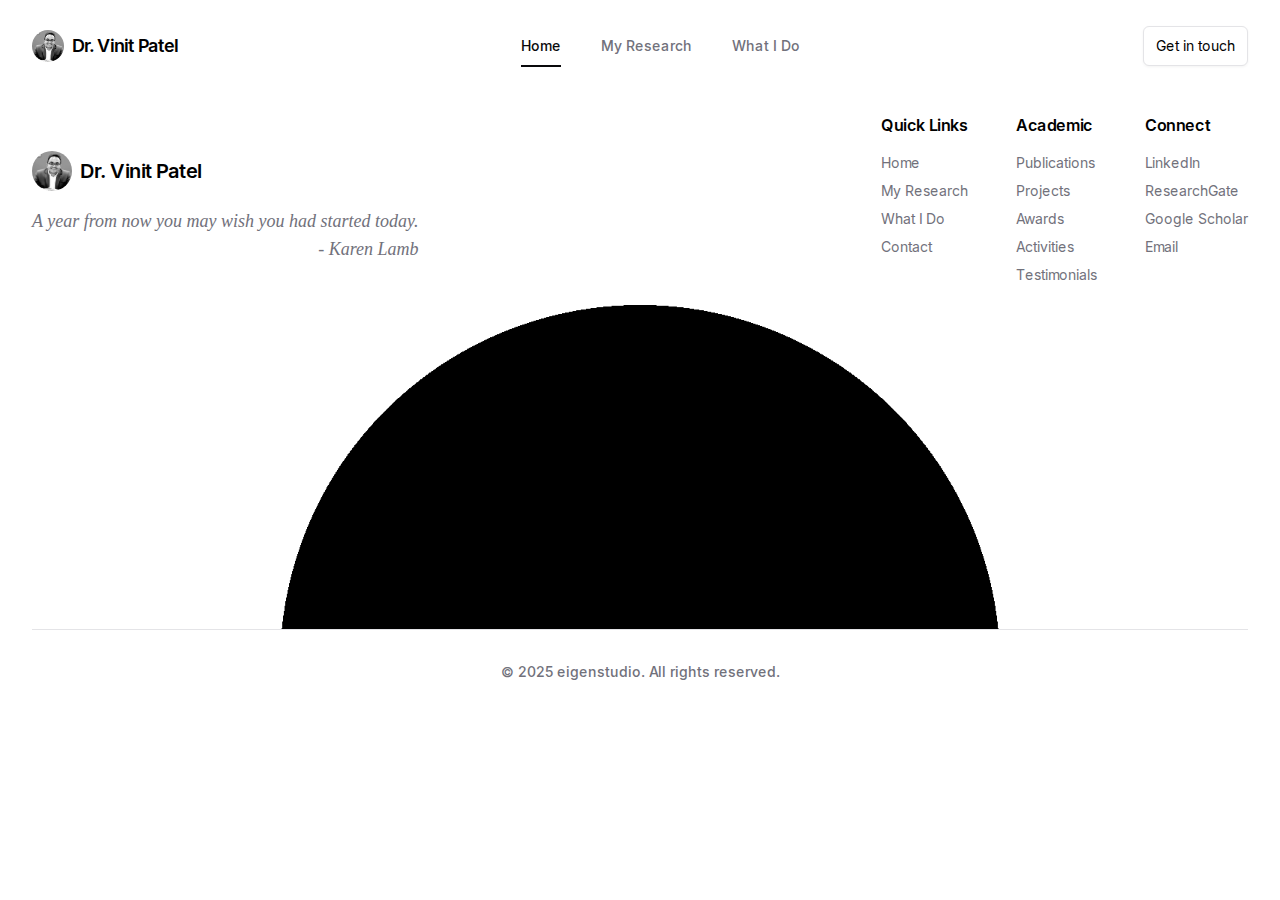
<file: feature.html>
<!DOCTYPE html><!--eSskklqFLKswL1F5NqzMH--><html lang="en"><head><meta charSet="utf-8"/><meta name="viewport" content="width=device-width, initial-scale=1"/><link rel="stylesheet" href="/_next/static/css/7e3754748feebef1.css" data-precedence="next"/><link rel="preload" as="script" fetchPriority="low" href="/_next/static/chunks/webpack-286948c31aa8abfd.js"/><script src="/_next/static/chunks/4bd1b696-cf72ae8a39fa05aa.js" async=""></script><script src="/_next/static/chunks/964-18e6fe9c33c989a7.js" async=""></script><script src="/_next/static/chunks/main-app-9e788abd50e11ad9.js" async=""></script><script src="/_next/static/chunks/848-6f1621728e1768d4.js" async=""></script><script src="/_next/static/chunks/604-6e5646251752eb54.js" async=""></script><script src="/_next/static/chunks/98-09a335833d31ff6d.js" async=""></script><script src="/_next/static/chunks/829-95bcbee416492695.js" async=""></script><script src="/_next/static/chunks/547-3f949fe020216db0.js" async=""></script><script src="/_next/static/chunks/197-1734ff545019a869.js" async=""></script><script src="/_next/static/chunks/app/layout-4e041859d0e72e19.js" async=""></script><script src="/_next/static/chunks/104-52c854ca14460d00.js" async=""></script><script src="/_next/static/chunks/app/not-found-0bbb0dda328cc784.js" async=""></script><title>Vinit&#x27;s Website</title><meta name="description" content="Vinit&#x27;s website"/><link rel="icon" href="/favicon.ico" type="image/x-icon" sizes="16x16"/><script src="/_next/static/chunks/polyfills-42372ed130431b0a.js" noModule=""></script></head><body class="__variable_f367f3 __variable_9a8899 font-sans bg-white text-black"><div hidden=""><!--$--><!--/$--></div><section class="py-4 fixed top-0 w-full z-100 bg-background"><nav class="container flex items-center justify-between"><a class="flex items-center gap-2" href="/"><img alt="logo" loading="lazy" width="100" height="100" decoding="async" data-nimg="1" class="max-h-8 w-8 rounded-full " style="color:transparent" src="/vinit-gray.png"/><span class="text-lg font-semibold tracking-tighter">Dr. Vinit Patel</span></a><nav aria-label="Main" data-orientation="horizontal" dir="ltr" data-slot="navigation-menu" data-viewport="true" class="group/navigation-menu relative max-w-max flex-1 items-center justify-center hidden lg:block"><div style="position:relative"><ul data-orientation="horizontal" data-slot="navigation-menu-list" class="group flex-1 list-none justify-center rounded-4xl flex items-center gap-6 px-8 py-3" dir="ltr"><li data-slot="navigation-menu-item" class="relative"><a data-slot="navigation-menu-link" class="data-[active=true]:focus:bg-accent data-[active=true]:hover:bg-accent data-[active=true]:bg-accent/50 data-[active=true]:text-accent-foreground hover:text-accent-foreground focus:bg-accent focus:text-accent-foreground focus-visible:ring-ring/50 [&amp;_svg:not([class*=&#x27;text-&#x27;])]:text-muted-foreground flex flex-col gap-1 rounded-sm p-2 transition-all outline-none focus-visible:ring-[3px] focus-visible:outline-1 [&amp;_svg:not([class*=&#x27;size-&#x27;])]:size-4 relative cursor-pointer text-sm font-medium hover:bg-transparent text-foreground" data-nav-item="Home" href="/" data-radix-collection-item="">Home</a></li><li data-slot="navigation-menu-item" class="relative"><a data-slot="navigation-menu-link" class="data-[active=true]:focus:bg-accent data-[active=true]:hover:bg-accent data-[active=true]:bg-accent/50 data-[active=true]:text-accent-foreground hover:text-accent-foreground focus:bg-accent focus:text-accent-foreground focus-visible:ring-ring/50 [&amp;_svg:not([class*=&#x27;text-&#x27;])]:text-muted-foreground flex flex-col gap-1 rounded-sm p-2 transition-all outline-none focus-visible:ring-[3px] focus-visible:outline-1 [&amp;_svg:not([class*=&#x27;size-&#x27;])]:size-4 relative cursor-pointer text-sm font-medium hover:bg-transparent text-muted-foreground" data-nav-item="My Research" href="/my_research" data-radix-collection-item="">My Research</a></li><li data-slot="navigation-menu-item" class="relative"><a data-slot="navigation-menu-link" class="data-[active=true]:focus:bg-accent data-[active=true]:hover:bg-accent data-[active=true]:bg-accent/50 data-[active=true]:text-accent-foreground hover:text-accent-foreground focus:bg-accent focus:text-accent-foreground focus-visible:ring-ring/50 [&amp;_svg:not([class*=&#x27;text-&#x27;])]:text-muted-foreground flex flex-col gap-1 rounded-sm p-2 transition-all outline-none focus-visible:ring-[3px] focus-visible:outline-1 [&amp;_svg:not([class*=&#x27;size-&#x27;])]:size-4 relative cursor-pointer text-sm font-medium hover:bg-transparent text-muted-foreground" data-nav-item="What I Do" href="/what_i_do" data-radix-collection-item="">What I Do</a></li><div class="absolute bottom-2 flex h-1 items-center justify-center px-2 transition-all duration-300"><div class="bg-foreground h-0.5 w-full rounded-t-none transition-all duration-300"></div></div></ul></div><div class="absolute top-full left-0 isolate z-50 flex justify-center"></div></nav><div class="block lg:hidden"><button type="button" aria-haspopup="dialog" aria-expanded="false" aria-controls="radix-_R_3bb_" data-state="closed" data-slot="popover-trigger"><div class="group relative h-6 w-6"><div class="absolute inset-0"><svg xmlns="http://www.w3.org/2000/svg" width="24" height="24" viewBox="0 0 24 24" fill="none" stroke="currentColor" stroke-width="2" stroke-linecap="round" stroke-linejoin="round" class="lucide lucide-menu text-muted-foreground group-hover:text-foreground absolute transition-all duration-300 rotate-0 opacity-100" aria-hidden="true"><path d="M4 12h16"></path><path d="M4 18h16"></path><path d="M4 6h16"></path></svg><svg xmlns="http://www.w3.org/2000/svg" width="24" height="24" viewBox="0 0 24 24" fill="none" stroke="currentColor" stroke-width="2" stroke-linecap="round" stroke-linejoin="round" class="lucide lucide-x text-muted-foreground group-hover:text-foreground absolute transition-all duration-300 -rotate-90 opacity-0" aria-hidden="true"><path d="M18 6 6 18"></path><path d="m6 6 12 12"></path></svg></div></div></button></div><div class="hidden items-center gap-2 lg:flex"><button data-slot="button" class="inline-flex items-center justify-center whitespace-nowrap transition-all disabled:pointer-events-none disabled:opacity-50 [&amp;_svg]:pointer-events-none [&amp;_svg:not([class*=&#x27;size-&#x27;])]:size-4 shrink-0 [&amp;_svg]:shrink-0 outline-none focus-visible:border-ring focus-visible:ring-ring/50 focus-visible:ring-[3px] aria-invalid:ring-destructive/20 dark:aria-invalid:ring-destructive/40 aria-invalid:border-destructive border bg-background shadow-xs hover:bg-accent hover:text-accent-foreground dark:bg-input/30 dark:border-input dark:hover:bg-input/50 rounded-md gap-1.5 px-3 has-[&gt;svg]:px-2.5 h-10 py-2.5 text-sm font-normal">Get in touch</button></div></nav></section><!--$--><!--/$--><section><div class="container"><footer><div data-orientation="horizontal" role="none" data-slot="separator" class="bg-border shrink-0 data-[orientation=horizontal]:h-px data-[orientation=horizontal]:w-full data-[orientation=vertical]:h-full data-[orientation=vertical]:w-px my-14"></div><div class="flex flex-col items-center justify-between gap-6 lg:flex-row"><div class="lg:max-w-xl"><div class="flex items-center justify-start gap-2"><a href="#"><img alt="logo" title="Dr. Vinit Patel" loading="lazy" width="100" height="100" decoding="async" data-nimg="1" class="h-10 max-h-10 w-10 rounded-full " style="color:transparent" src="/vinit-gray.png"/></a><h2 class="text-xl font-semibold tracking-tight">Dr. Vinit Patel</h2></div><p class="text-muted-foreground mt-4 text-left text-lg font-times italic flex flex-col"><span>A year from now you may wish you had started today.</span><span class="italic self-end">- Karen Lamb</span></p></div><div class="mt-8 flex w-full flex-wrap justify-between gap-12 lg:mt-0 lg:w-fit"><div class="mb-4"><h3 class="mb-4 font-semibold tracking-tight">Quick Links</h3><ul class="text-muted-foreground space-y-2 text-sm"><li class="hover:text-primary"><a href="/">Home</a></li><li class="hover:text-primary"><a href="my_research">My Research</a></li><li class="hover:text-primary"><a href="what_i_do">What I Do</a></li><li class="hover:text-primary"><a href="#contact_me">Contact</a></li></ul></div><div class="mb-4"><h3 class="mb-4 font-semibold tracking-tight">Academic</h3><ul class="text-muted-foreground space-y-2 text-sm"><li class="hover:text-primary"><a href="my_research#explore-publications">Publications</a></li><li class="hover:text-primary"><a href="my_research#extramural-projects">Projects</a></li><li class="hover:text-primary"><a href="/#awards">Awards</a></li><li class="hover:text-primary"><a href="/#activities">Activities</a></li><li class="hover:text-primary"><a href="/#testimonials">Testimonials</a></li></ul></div><div class="mb-4"><h3 class="mb-4 font-semibold tracking-tight">Connect</h3><ul class="text-muted-foreground space-y-2 text-sm"><li class="hover:text-primary"><a target="_blank" rel="noopener noreferrer" href="https://www.linkedin.com/in/drvinitpatel/">LinkedIn</a></li><li class="hover:text-primary"><a target="_blank" rel="noopener noreferrer" href="https://www.researchgate.net/profile/Vinit-Patel-2">ResearchGate</a></li><li class="hover:text-primary"><a target="_blank" rel="noopener noreferrer" href="https://scholar.google.com/citations?hl=en&amp;user=meAiVQ4AAAAJ">Google Scholar</a></li><li class="hover:text-primary"><a target="_blank" rel="noopener noreferrer" href="mailto:vinit2503@gmail.com">Email</a></li></ul></div></div></div><div class="lg:h-82 relative h-52 overflow-hidden"><div class="inset-0 mx-auto aspect-[1/1] w-full max-w-[600px] absolute top-10 md:scale-125 lg:top-16 lg:scale-150"><canvas class="size-full opacity-0 transition-opacity duration-500 [contain:layout_paint_size]"></canvas></div></div><div class="border-t pt-8 py-8"><p class="text-muted-foreground text-center text-sm font-medium">© 2025 eigenstudio. All rights reserved.</p></div></footer></div></section><script src="/_next/static/chunks/webpack-286948c31aa8abfd.js" id="_R_" async=""></script><script>(self.__next_f=self.__next_f||[]).push([0])</script><script>self.__next_f.push([1,"1:\"$Sreact.fragment\"\n2:I[9035,[\"848\",\"static/chunks/848-6f1621728e1768d4.js\",\"604\",\"static/chunks/604-6e5646251752eb54.js\",\"98\",\"static/chunks/98-09a335833d31ff6d.js\",\"829\",\"static/chunks/829-95bcbee416492695.js\",\"547\",\"static/chunks/547-3f949fe020216db0.js\",\"197\",\"static/chunks/197-1734ff545019a869.js\",\"177\",\"static/chunks/app/layout-4e041859d0e72e19.js\"],\"Navbar17\"]\n3:I[7555,[],\"\"]\n4:I[1295,[],\"\"]\n5:I[6248,[\"848\",\"static/chunks/848-6f1621728e1768d4.js\",\"829\",\"static/chunks/829-95bcbee416492695.js\",\"104\",\"static/chunks/104-52c854ca14460d00.js\",\"345\",\"static/chunks/app/not-found-0bbb0dda328cc784.js\"],\"default\"]\n6:I[6037,[\"848\",\"static/chunks/848-6f1621728e1768d4.js\",\"604\",\"static/chunks/604-6e5646251752eb54.js\",\"98\",\"static/chunks/98-09a335833d31ff6d.js\",\"829\",\"static/chunks/829-95bcbee416492695.js\",\"547\",\"static/chunks/547-3f949fe020216db0.js\",\"197\",\"static/chunks/197-1734ff545019a869.js\",\"177\",\"static/chunks/app/layout-4e041859d0e72e19.js\"],\"Separator\"]\n7:I[3063,[\"848\",\"static/chunks/848-6f1621728e1768d4.js\",\"604\",\"static/chunks/604-6e5646251752eb54.js\",\"98\",\"static/chunks/98-09a335833d31ff6d.js\",\"829\",\"static/chunks/829-95bcbee416492695.js\",\"547\",\"static/chunks/547-3f949fe020216db0.js\",\"197\",\"static/chunks/197-1734ff545019a869.js\",\"177\",\"static/chunks/app/layout-4e041859d0e72e19.js\"],\"Image\"]\n8:I[6874,[\"848\",\"static/chunks/848-6f1621728e1768d4.js\",\"604\",\"static/chunks/604-6e5646251752eb54.js\",\"98\",\"static/chunks/98-09a335833d31ff6d.js\",\"829\",\"static/chunks/829-95bcbee416492695.js\",\"547\",\"static/chunks/547-3f949fe020216db0.js\",\"197\",\"static/chunks/197-1734ff545019a869.js\",\"177\",\"static/chunks/app/layout-4e041859d0e72e19.js\"],\"\"]\n9:I[9387,[\"848\",\"static/chunks/848-6f1621728e1768d4.js\",\"604\",\"static/chunks/604-6e5646251752eb54.js\",\"98\",\"static/chunks/98-09a335833d31ff6d.js\",\"829\",\"static/chunks/829-95bcbee416492695.js\",\"547\",\"static/chunks/547-3f949fe020216db0.js\",\"197\",\"static/chunks/197-1734ff545019a869.js\",\"177\",\"static/chunks/app/layout-4e041859d0e72e19.js\"],\"Globe\"]\nd:I[8393,[],\"\"]\n:HL[\"/_next/static/css/7e3"])</script><script>self.__next_f.push([1,"754748feebef1.css\",\"style\"]\n"])</script><script>self.__next_f.push([1,"0:{\"P\":null,\"b\":\"eSskklqFLKswL1F5NqzMH\",\"p\":\"\",\"c\":[\"\",\"feature\"],\"i\":false,\"f\":[[[\"\",{\"children\":[\"feature\",{\"children\":[\"__PAGE__\",{}]}]},\"$undefined\",\"$undefined\",true],[\"\",[\"$\",\"$1\",\"c\",{\"children\":[[[\"$\",\"link\",\"0\",{\"rel\":\"stylesheet\",\"href\":\"/_next/static/css/7e3754748feebef1.css\",\"precedence\":\"next\",\"crossOrigin\":\"$undefined\",\"nonce\":\"$undefined\"}]],[\"$\",\"html\",null,{\"lang\":\"en\",\"children\":[\"$\",\"body\",null,{\"className\":\"__variable_f367f3 __variable_9a8899 font-sans bg-white text-black\",\"children\":[[\"$\",\"$L2\",null,{}],[\"$\",\"$L3\",null,{\"parallelRouterKey\":\"children\",\"error\":\"$undefined\",\"errorStyles\":\"$undefined\",\"errorScripts\":\"$undefined\",\"template\":[\"$\",\"$L4\",null,{}],\"templateStyles\":\"$undefined\",\"templateScripts\":\"$undefined\",\"notFound\":[[\"$\",\"$L5\",null,{}],[]],\"forbidden\":\"$undefined\",\"unauthorized\":\"$undefined\"}],[\"$\",\"section\",null,{\"children\":[\"$\",\"div\",null,{\"className\":\"container\",\"children\":[\"$\",\"footer\",null,{\"children\":[[\"$\",\"$L6\",null,{\"className\":\"my-14\"}],[\"$\",\"div\",null,{\"className\":\"flex flex-col items-center justify-between gap-6 lg:flex-row\",\"children\":[[\"$\",\"div\",null,{\"className\":\"lg:max-w-xl\",\"children\":[[\"$\",\"div\",null,{\"className\":\"flex items-center justify-start gap-2\",\"children\":[[\"$\",\"a\",null,{\"href\":\"#\",\"children\":[\"$\",\"$L7\",null,{\"src\":\"/vinit-gray.png\",\"alt\":\"logo\",\"title\":\"Dr. Vinit Patel\",\"className\":\"h-10 max-h-10 w-10 rounded-full \",\"width\":100,\"height\":100}]}],[\"$\",\"h2\",null,{\"className\":\"text-xl font-semibold tracking-tight\",\"children\":\"Dr. Vinit Patel\"}]]}],[\"$\",\"p\",null,{\"className\":\"text-muted-foreground mt-4 text-left text-lg font-times italic flex flex-col\",\"children\":[[\"$\",\"span\",null,{\"children\":\"A year from now you may wish you had started today.\"}],[\"$\",\"span\",null,{\"className\":\"italic self-end\",\"children\":\"- Karen Lamb\"}]]}]]}],[\"$\",\"div\",null,{\"className\":\"mt-8 flex w-full flex-wrap justify-between gap-12 lg:mt-0 lg:w-fit\",\"children\":[[\"$\",\"div\",\"0\",{\"className\":\"mb-4\",\"children\":[[\"$\",\"h3\",null,{\"className\":\"mb-4 font-semibold tracking-tight\",\"children\":\"Quick Links\"}],[\"$\",\"ul\",null,{\"className\":\"text-muted-foreground space-y-2 text-sm\",\"children\":[[\"$\",\"li\",\"0\",{\"className\":\"hover:text-primary\",\"children\":[\"$\",\"$L8\",null,{\"href\":\"/\",\"children\":\"Home\"}]}],[\"$\",\"li\",\"1\",{\"className\":\"hover:text-primary\",\"children\":[\"$\",\"$L8\",null,{\"href\":\"my_research\",\"children\":\"My Research\"}]}],[\"$\",\"li\",\"2\",{\"className\":\"hover:text-primary\",\"children\":[\"$\",\"$L8\",null,{\"href\":\"what_i_do\",\"children\":\"What I Do\"}]}],[\"$\",\"li\",\"3\",{\"className\":\"hover:text-primary\",\"children\":[\"$\",\"$L8\",null,{\"href\":\"#contact_me\",\"children\":\"Contact\"}]}]]}]]}],[\"$\",\"div\",\"1\",{\"className\":\"mb-4\",\"children\":[[\"$\",\"h3\",null,{\"className\":\"mb-4 font-semibold tracking-tight\",\"children\":\"Academic\"}],[\"$\",\"ul\",null,{\"className\":\"text-muted-foreground space-y-2 text-sm\",\"children\":[[\"$\",\"li\",\"0\",{\"className\":\"hover:text-primary\",\"children\":[\"$\",\"$L8\",null,{\"href\":\"my_research#explore-publications\",\"children\":\"Publications\"}]}],[\"$\",\"li\",\"1\",{\"className\":\"hover:text-primary\",\"children\":[\"$\",\"$L8\",null,{\"href\":\"my_research#extramural-projects\",\"children\":\"Projects\"}]}],[\"$\",\"li\",\"2\",{\"className\":\"hover:text-primary\",\"children\":[\"$\",\"$L8\",null,{\"href\":\"/#awards\",\"children\":\"Awards\"}]}],[\"$\",\"li\",\"3\",{\"className\":\"hover:text-primary\",\"children\":[\"$\",\"$L8\",null,{\"href\":\"/#activities\",\"children\":\"Activities\"}]}],[\"$\",\"li\",\"4\",{\"className\":\"hover:text-primary\",\"children\":[\"$\",\"$L8\",null,{\"href\":\"/#testimonials\",\"children\":\"Testimonials\"}]}]]}]]}],[\"$\",\"div\",\"2\",{\"className\":\"mb-4\",\"children\":[[\"$\",\"h3\",null,{\"className\":\"mb-4 font-semibold tracking-tight\",\"children\":\"Connect\"}],[\"$\",\"ul\",null,{\"className\":\"text-muted-foreground space-y-2 text-sm\",\"children\":[[\"$\",\"li\",\"0\",{\"className\":\"hover:text-primary\",\"children\":[\"$\",\"$L8\",null,{\"href\":\"https://www.linkedin.com/in/drvinitpatel/\",\"target\":\"_blank\",\"rel\":\"noopener noreferrer\",\"children\":\"LinkedIn\"}]}],[\"$\",\"li\",\"1\",{\"className\":\"hover:text-primary\",\"children\":[\"$\",\"$L8\",null,{\"href\":\"https://www.researchgate.net/profile/Vinit-Patel-2\",\"target\":\"_blank\",\"rel\":\"noopener noreferrer\",\"children\":\"ResearchGate\"}]}],[\"$\",\"li\",\"2\",{\"className\":\"hover:text-primary\",\"children\":[\"$\",\"$L8\",null,{\"href\":\"https://scholar.google.com/citations?hl=en\u0026user=meAiVQ4AAAAJ\",\"target\":\"_blank\",\"rel\":\"noopener noreferrer\",\"children\":\"Google Scholar\"}]}],[\"$\",\"li\",\"3\",{\"className\":\"hover:text-primary\",\"children\":[\"$\",\"$L8\",null,{\"href\":\"mailto:vinit2503@gmail.com\",\"target\":\"_blank\",\"rel\":\"noopener noreferrer\",\"children\":\"Email\"}]}]]}]]}]]}]]}],[\"$\",\"div\",null,{\"className\":\"lg:h-82 relative h-52 overflow-hidden\",\"children\":[\"$\",\"$L9\",null,{\"className\":\"absolute top-10 md:scale-125 lg:top-16 lg:scale-150\"}]}],[\"$\",\"div\",null,{\"className\":\"border-t pt-8 py-8\",\"children\":[\"$\",\"p\",null,{\"className\":\"text-muted-foreground text-center text-sm font-medium\",\"children\":\"© 2025 eigenstudio. All rights reserved.\"}]}]]}]}]}]]}]}]]}],{\"children\":[\"feature\",\"$La\",{\"children\":[\"__PAGE__\",\"$Lb\",{},null,false]},null,false]},null,false],\"$Lc\",false]],\"m\":\"$undefined\",\"G\":[\"$d\",[]],\"s\":false,\"S\":true}\n"])</script><script>self.__next_f.push([1,"e:I[9665,[],\"OutletBoundary\"]\n10:I[4911,[],\"AsyncMetadataOutlet\"]\n12:I[9665,[],\"ViewportBoundary\"]\n14:I[9665,[],\"MetadataBoundary\"]\n15:\"$Sreact.suspense\"\na:[\"$\",\"$1\",\"c\",{\"children\":[null,[\"$\",\"$L3\",null,{\"parallelRouterKey\":\"children\",\"error\":\"$undefined\",\"errorStyles\":\"$undefined\",\"errorScripts\":\"$undefined\",\"template\":[\"$\",\"$L4\",null,{}],\"templateStyles\":\"$undefined\",\"templateScripts\":\"$undefined\",\"notFound\":\"$undefined\",\"forbidden\":\"$undefined\",\"unauthorized\":\"$undefined\"}]]}]\nb:[\"$\",\"$1\",\"c\",{\"children\":[\"$undefined\",null,[\"$\",\"$Le\",null,{\"children\":[\"$Lf\",[\"$\",\"$L10\",null,{\"promise\":\"$@11\"}]]}]]}]\nc:[\"$\",\"$1\",\"h\",{\"children\":[null,[[\"$\",\"$L12\",null,{\"children\":\"$L13\"}],null],[\"$\",\"$L14\",null,{\"children\":[\"$\",\"div\",null,{\"hidden\":true,\"children\":[\"$\",\"$15\",null,{\"fallback\":null,\"children\":\"$L16\"}]}]}]]}]\n"])</script><script>self.__next_f.push([1,"13:[[\"$\",\"meta\",\"0\",{\"charSet\":\"utf-8\"}],[\"$\",\"meta\",\"1\",{\"name\":\"viewport\",\"content\":\"width=device-width, initial-scale=1\"}]]\nf:null\n"])</script><script>self.__next_f.push([1,"17:I[8175,[],\"IconMark\"]\n11:{\"metadata\":[[\"$\",\"title\",\"0\",{\"children\":\"Vinit's Website\"}],[\"$\",\"meta\",\"1\",{\"name\":\"description\",\"content\":\"Vinit's website\"}],[\"$\",\"link\",\"2\",{\"rel\":\"icon\",\"href\":\"/favicon.ico\",\"type\":\"image/x-icon\",\"sizes\":\"16x16\"}],[\"$\",\"$L17\",\"3\",{}]],\"error\":null,\"digest\":\"$undefined\"}\n"])</script><script>self.__next_f.push([1,"16:\"$11:metadata\"\n"])</script></body></html>
</file>
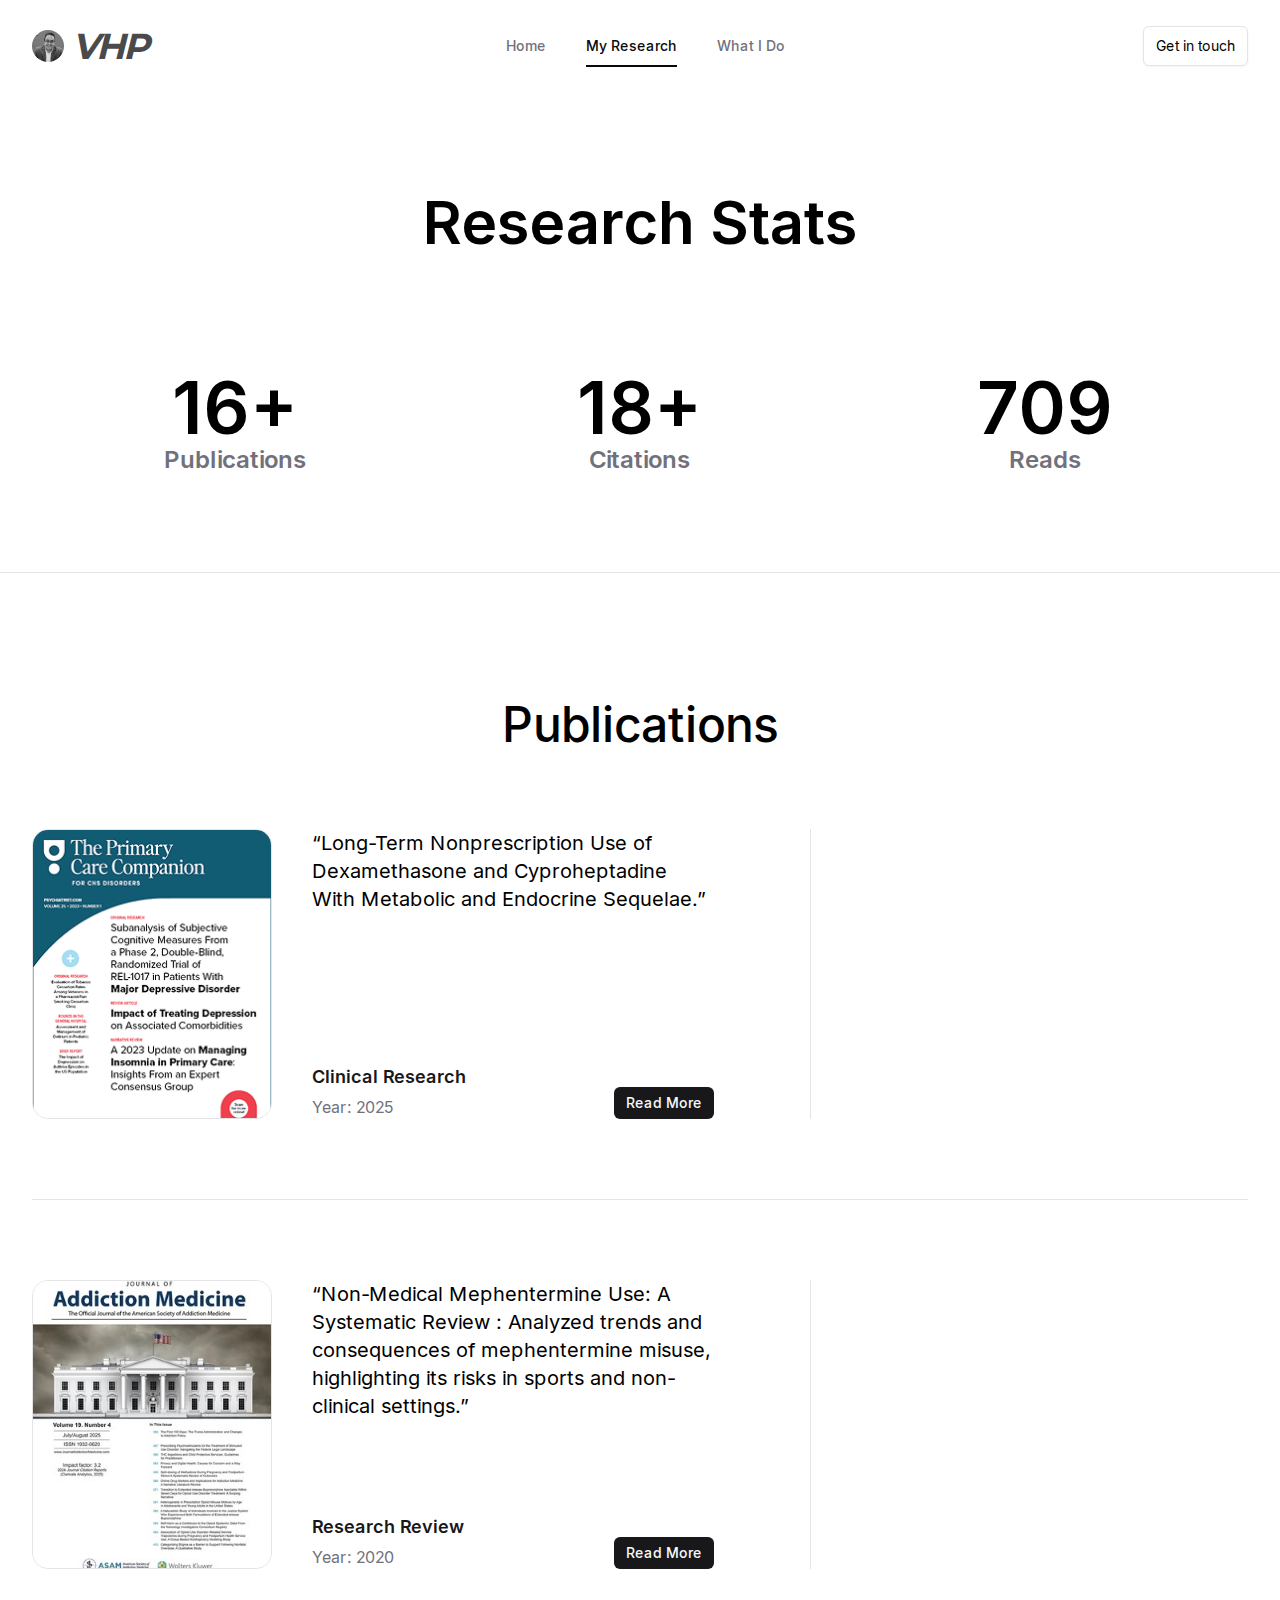
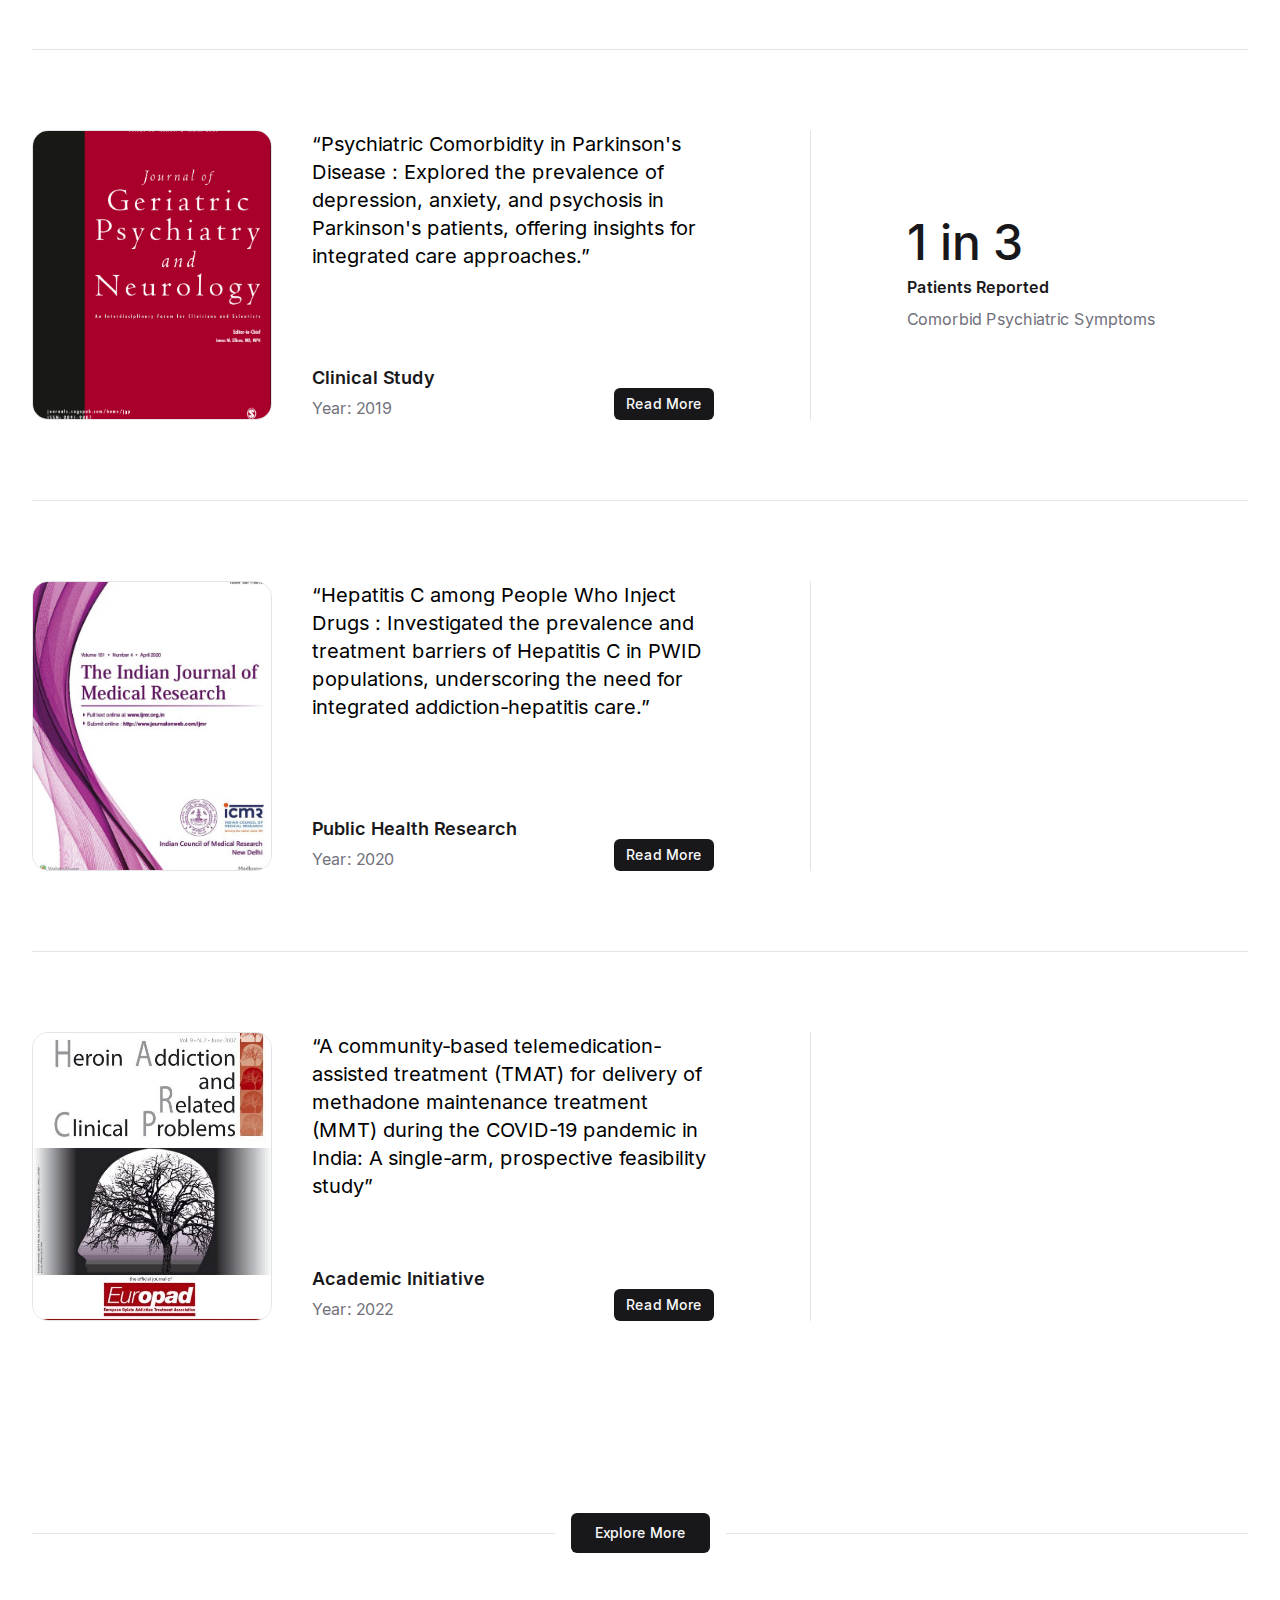
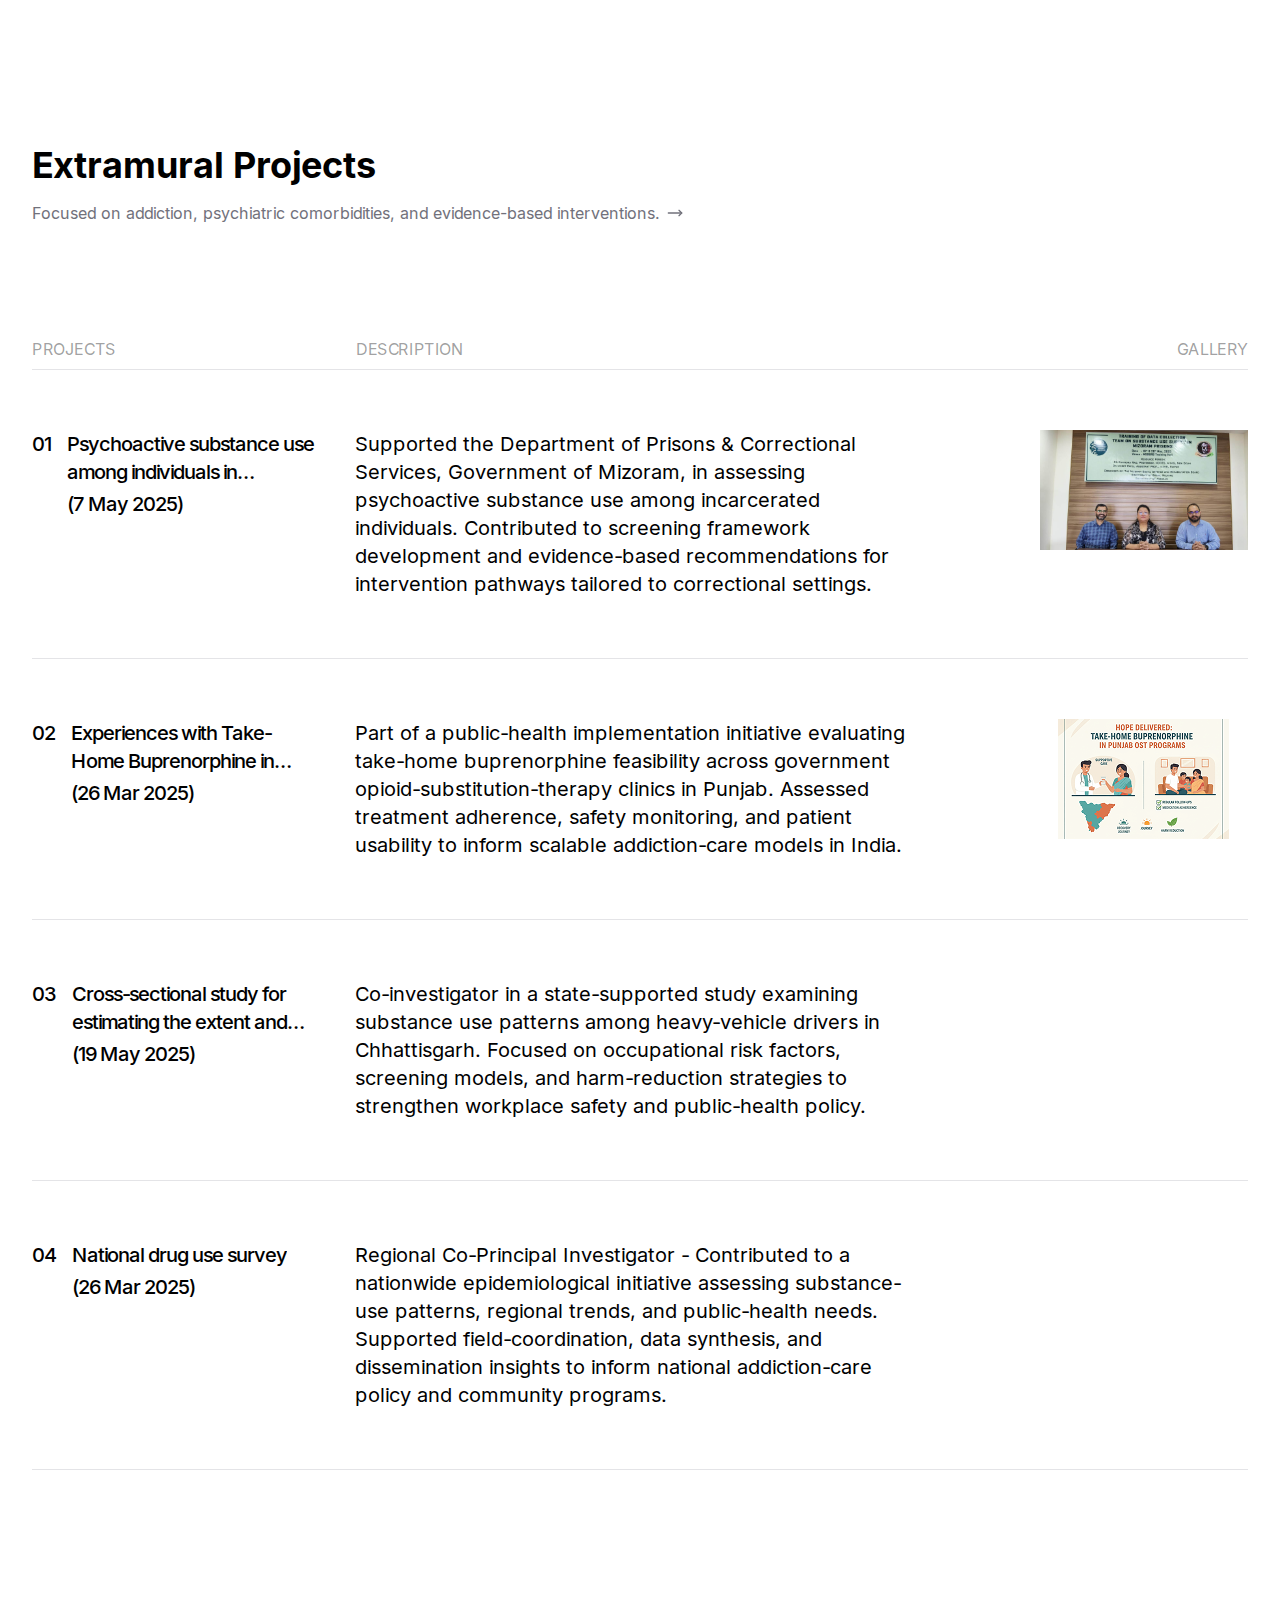
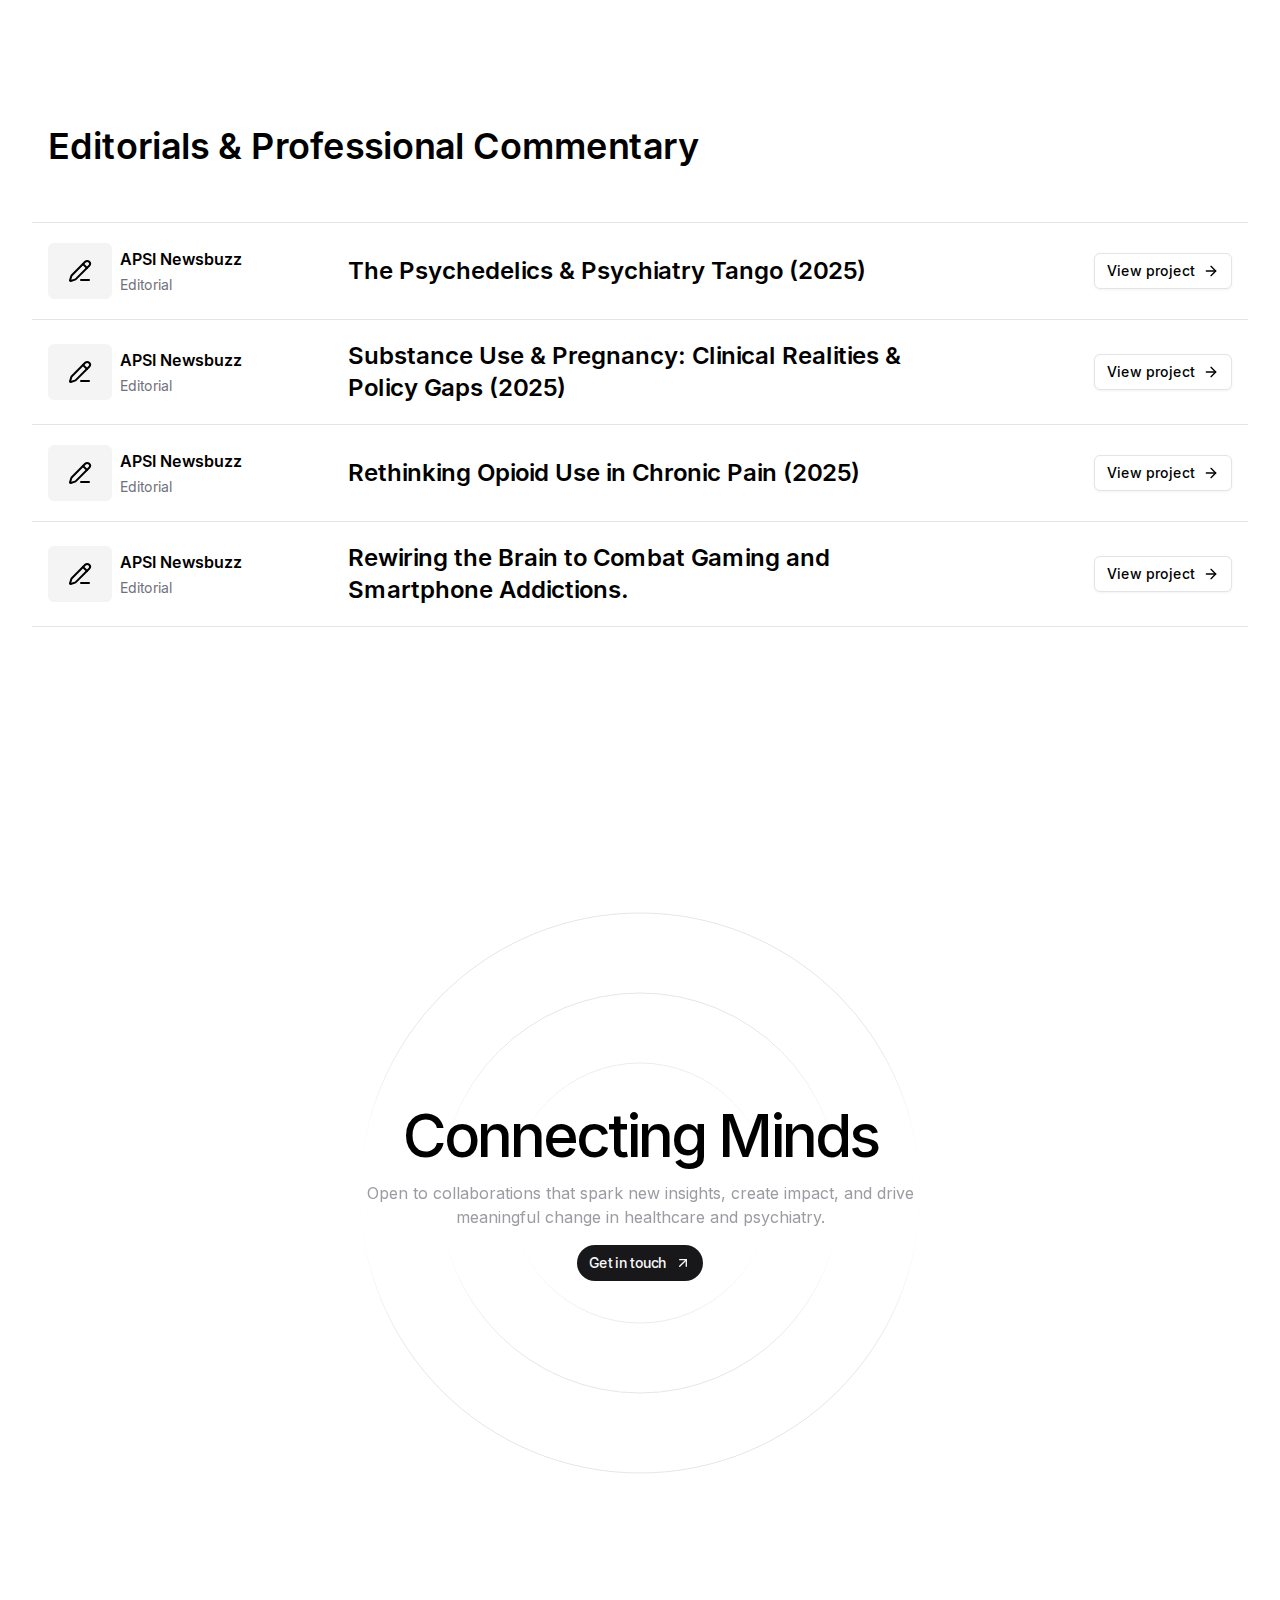
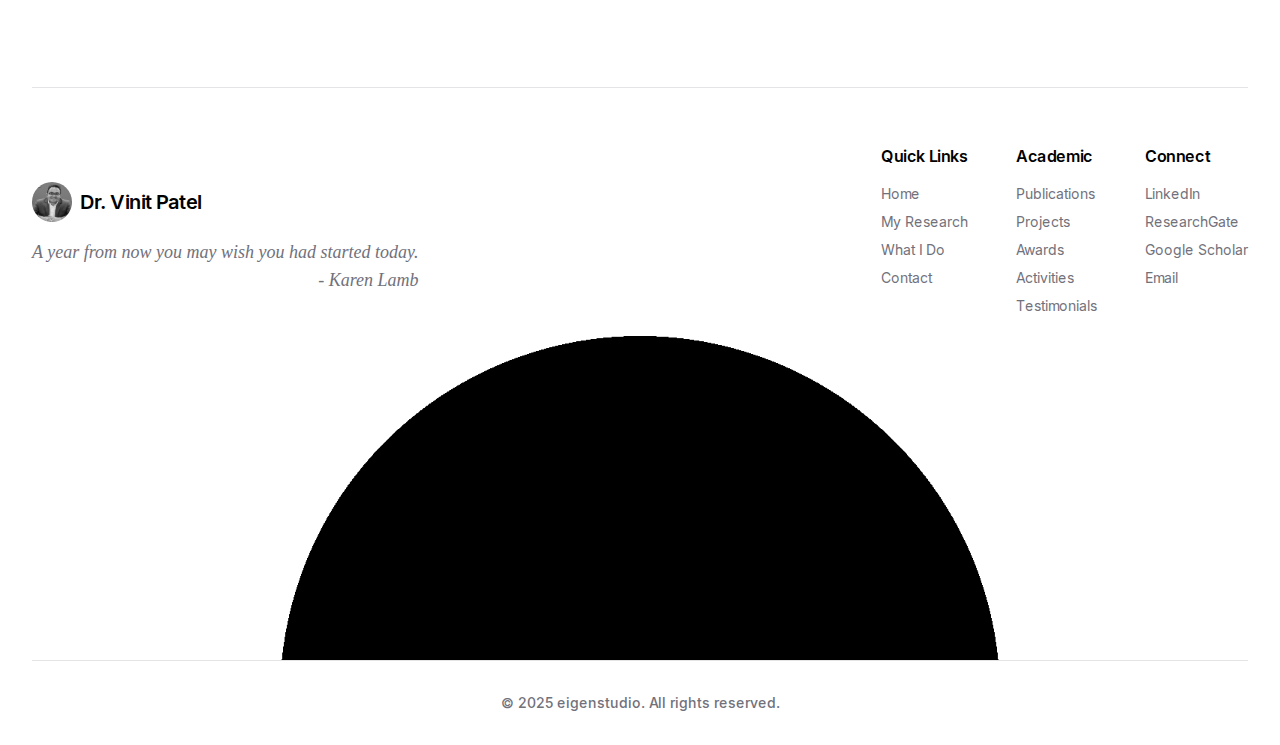
<file: my_research.html>
<!DOCTYPE html><!--j5zncdiHKgmtKgt6ruVpS--><html lang="en"><head><meta charSet="utf-8"/><meta name="viewport" content="width=device-width, initial-scale=1"/><link rel="stylesheet" href="/_next/static/css/0d1955a117e0ae70.css" data-precedence="next"/><link rel="preload" as="script" fetchPriority="low" href="/_next/static/chunks/webpack-2658bc2d0c902f3e.js"/><script src="/_next/static/chunks/4bd1b696-cf72ae8a39fa05aa.js" async=""></script><script src="/_next/static/chunks/964-18e6fe9c33c989a7.js" async=""></script><script src="/_next/static/chunks/main-app-9e788abd50e11ad9.js" async=""></script><script src="/_next/static/chunks/455-227259ab86ac26cf.js" async=""></script><script src="/_next/static/chunks/422-31d1d92d18b7a9a1.js" async=""></script><script src="/_next/static/chunks/829-95bcbee416492695.js" async=""></script><script src="/_next/static/chunks/729-a8cfaedc85d1da28.js" async=""></script><script src="/_next/static/chunks/197-1734ff545019a869.js" async=""></script><script src="/_next/static/chunks/app/layout-dfea115a08eb5815.js" async=""></script><script src="/_next/static/chunks/104-52c854ca14460d00.js" async=""></script><script src="/_next/static/chunks/app/not-found-d841150762e362c4.js" async=""></script><script src="/_next/static/chunks/app/my_research/page-4bba725e98593e42.js" async=""></script><title>Advancing Addiction Psychiatry &amp; Public Mental Health</title><meta name="description" content="Official website of Dr. Vinit Patel, Assistant Professor of Psychiatry at AIIMS Raipur. Specialist in addiction psychiatry, substance-use disorders, and digital mental-health interventions."/><meta name="keywords" content="Dr Vinit Patel,AIIMS Raipur,Psychiatrist,Addiction Psychiatry,Substance Use Disorders,Mental Health,Telepsychiatry,Digital Mental Health"/><meta name="robots" content="index, follow"/><link rel="canonical" href="https://drvinitpatel.com/"/><meta property="og:title" content="Dr. Vinit Patel – Assistant Professor of Psychiatry | Addiction Psychiatry Specialist"/><meta property="og:description" content="Learn about Dr. Vinit Patel’s research, academic contributions, and clinical expertise in addiction psychiatry and mental-health innovation."/><meta property="og:url" content="https://drvinitpatel.com/"/><meta property="og:site_name" content="Dr. Vinit Patel"/><meta property="og:image" content="https://drvinitpatel.com/_next/static/media/vinit.6dd253de.png"/><meta property="og:image:width" content="1200"/><meta property="og:image:height" content="630"/><meta property="og:image:alt" content="Dr. Vinit Patel – Assistant Professor of Psychiatry"/><meta property="og:type" content="website"/><meta name="twitter:card" content="summary_large_image"/><meta name="twitter:title" content="Dr. Vinit Patel – Assistant Professor of Psychiatry | Addiction Psychiatry Specialist"/><meta name="twitter:description" content="Assistant Professor of Psychiatry at AIIMS Raipur, specialising in addiction psychiatry, digital interventions, and compassionate mental-health care."/><meta name="twitter:image" content="https://www.linkedin.com/in/drvinitpatel/"/><link rel="icon" href="/favicon.ico" type="image/x-icon" sizes="16x16"/><script src="/_next/static/chunks/polyfills-42372ed130431b0a.js" noModule=""></script></head><body class="__variable_f367f3 __variable_069ab3 font-sans bg-white text-black"><div hidden=""><!--$--><!--/$--></div><section class="py-4 fixed top-0 w-full z-100 bg-background transition-transform duration-300 ease-in-out translate-y-0"><nav class="container flex items-center justify-between"><a class="flex items-center gap-2" href="/"><img alt="Dr Vinit Patel, AIIMS Raipur" loading="lazy" width="50" height="50" decoding="async" data-nimg="1" class="max-h-8 w-8 rounded-full object-cover object-top grayscale" style="color:transparent" src="/vinit.png"/><span class="text-4xl italic font-bold tracking-tighter text-secondary-foreground/80 font-montserrat">VHP</span></a><nav aria-label="Main" data-orientation="horizontal" dir="ltr" data-slot="navigation-menu" data-viewport="true" class="group/navigation-menu relative max-w-max flex-1 items-center justify-center hidden lg:block"><div style="position:relative"><ul data-orientation="horizontal" data-slot="navigation-menu-list" class="group flex-1 list-none justify-center rounded-4xl flex items-center gap-6 px-8 py-3" dir="ltr"><li data-slot="navigation-menu-item" class="relative"><a data-slot="navigation-menu-link" class="data-[active=true]:focus:bg-accent data-[active=true]:hover:bg-accent data-[active=true]:bg-accent/50 data-[active=true]:text-accent-foreground hover:text-accent-foreground focus:bg-accent focus:text-accent-foreground focus-visible:ring-ring/50 [&amp;_svg:not([class*=&#x27;text-&#x27;])]:text-muted-foreground flex flex-col gap-1 rounded-sm p-2 transition-all outline-none focus-visible:ring-[3px] focus-visible:outline-1 [&amp;_svg:not([class*=&#x27;size-&#x27;])]:size-4 relative cursor-pointer text-sm font-medium hover:bg-transparent text-muted-foreground" data-nav-item="Home" href="/" data-radix-collection-item="">Home</a></li><li data-slot="navigation-menu-item" class="relative"><a data-slot="navigation-menu-link" class="data-[active=true]:focus:bg-accent data-[active=true]:hover:bg-accent data-[active=true]:bg-accent/50 data-[active=true]:text-accent-foreground hover:text-accent-foreground focus:bg-accent focus:text-accent-foreground focus-visible:ring-ring/50 [&amp;_svg:not([class*=&#x27;text-&#x27;])]:text-muted-foreground flex flex-col gap-1 rounded-sm p-2 transition-all outline-none focus-visible:ring-[3px] focus-visible:outline-1 [&amp;_svg:not([class*=&#x27;size-&#x27;])]:size-4 relative cursor-pointer text-sm font-medium hover:bg-transparent text-foreground" data-nav-item="My Research" href="/my_research" data-radix-collection-item="">My Research</a></li><li data-slot="navigation-menu-item" class="relative"><a data-slot="navigation-menu-link" class="data-[active=true]:focus:bg-accent data-[active=true]:hover:bg-accent data-[active=true]:bg-accent/50 data-[active=true]:text-accent-foreground hover:text-accent-foreground focus:bg-accent focus:text-accent-foreground focus-visible:ring-ring/50 [&amp;_svg:not([class*=&#x27;text-&#x27;])]:text-muted-foreground flex flex-col gap-1 rounded-sm p-2 transition-all outline-none focus-visible:ring-[3px] focus-visible:outline-1 [&amp;_svg:not([class*=&#x27;size-&#x27;])]:size-4 relative cursor-pointer text-sm font-medium hover:bg-transparent text-muted-foreground" data-nav-item="What I Do" href="/what_i_do" data-radix-collection-item="">What I Do</a></li><div class="absolute bottom-2 flex h-1 items-center justify-center px-2 transition-all duration-300"><div class="bg-foreground h-0.5 w-full rounded-t-none transition-all duration-300"></div></div></ul></div><div class="absolute top-full left-0 isolate z-50 flex justify-center"></div></nav><div class="block lg:hidden"><button type="button" aria-haspopup="dialog" aria-expanded="false" aria-controls="radix-_R_3bb_" data-state="closed" data-slot="popover-trigger"><div class="group relative h-6 w-6"><div class="absolute inset-0"><svg xmlns="http://www.w3.org/2000/svg" width="24" height="24" viewBox="0 0 24 24" fill="none" stroke="currentColor" stroke-width="2" stroke-linecap="round" stroke-linejoin="round" class="lucide lucide-menu text-muted-foreground group-hover:text-foreground absolute transition-all duration-300 rotate-0 opacity-100" aria-hidden="true"><path d="M4 12h16"></path><path d="M4 18h16"></path><path d="M4 6h16"></path></svg><svg xmlns="http://www.w3.org/2000/svg" width="24" height="24" viewBox="0 0 24 24" fill="none" stroke="currentColor" stroke-width="2" stroke-linecap="round" stroke-linejoin="round" class="lucide lucide-x text-muted-foreground group-hover:text-foreground absolute transition-all duration-300 -rotate-90 opacity-0" aria-hidden="true"><path d="M18 6 6 18"></path><path d="m6 6 12 12"></path></svg></div></div></button></div><div class="hidden items-center gap-2 lg:flex"><button data-slot="button" class="inline-flex items-center justify-center whitespace-nowrap transition-all disabled:pointer-events-none disabled:opacity-50 [&amp;_svg]:pointer-events-none [&amp;_svg:not([class*=&#x27;size-&#x27;])]:size-4 shrink-0 [&amp;_svg]:shrink-0 outline-none focus-visible:border-ring focus-visible:ring-ring/50 focus-visible:ring-[3px] aria-invalid:ring-destructive/20 dark:aria-invalid:ring-destructive/40 aria-invalid:border-destructive border bg-background shadow-xs hover:bg-accent hover:text-accent-foreground dark:bg-input/30 dark:border-input dark:hover:bg-input/50 rounded-md gap-1.5 px-3 has-[&gt;svg]:px-2.5 h-10 py-2.5 text-sm font-normal">Get in touch</button></div></nav></section><section class="py-24 pt-48 flex items-center border-b"><div class="container "><h1 class="text-center text-4xl font-semibold lg:text-6xl">Research Stats</h1><div class="grid gap-10 pt-9 md:grid-cols-3 lg:gap-0 lg:pt-20"><div class="text-center"><p class="pt-4 text-7xl font-semibold lg:pt-10">16+</p><p class="text-2xl font-semibold text-muted-foreground">Publications</p></div><div class="text-center"><p class="pt-4 text-7xl font-semibold lg:pt-10">18+</p><p class="text-2xl font-semibold text-muted-foreground">Citations</p></div><div class="text-center"><p class="pt-4 text-7xl font-semibold lg:pt-10">709</p><p class="text-2xl font-semibold text-muted-foreground">Reads</p></div></div></div></section><section class="py-32" id="explore-publications"><div class="container"><div class="flex flex-col gap-6 text-center"><h2 class="text-4xl font-medium md:text-5xl">Publications</h2></div><div class="mt-20"><div class="grid gap-16 lg:grid-cols-3 xl:gap-24"><div class="flex flex-col gap-10 border-border sm:flex-row lg:col-span-2 lg:border-r lg:pr-16 xl:pr-24"><img alt="Long-Term Nonprescription Use of Dexamethasone and Cyproheptadine With Metabolic and Endocrine Sequelae." loading="lazy" width="600" height="800" decoding="async" data-nimg="1" class="aspect-29/35 h-full w-full max-w-60 rounded-2xl object-cover border " style="color:transparent" src="/assests/publication/first.png"/><div class="flex h-full flex-col justify-between gap-10"><q class="sm:text-xl">Long-Term Nonprescription Use of Dexamethasone and Cyproheptadine With Metabolic and Endocrine Sequelae.</q><div class="flex items-end gap-6 justify-between"><div class="flex flex-col gap-1"><p class="text-lg font-semibold text-primary">Clinical Research</p><p class="text-muted-foreground">Year: 2025</p></div><button data-slot="button" class="inline-flex items-center justify-center whitespace-nowrap text-sm font-medium transition-all disabled:pointer-events-none disabled:opacity-50 [&amp;_svg]:pointer-events-none [&amp;_svg:not([class*=&#x27;size-&#x27;])]:size-4 shrink-0 [&amp;_svg]:shrink-0 outline-none focus-visible:border-ring focus-visible:ring-ring/50 focus-visible:ring-[3px] aria-invalid:ring-destructive/20 dark:aria-invalid:ring-destructive/40 aria-invalid:border-destructive bg-primary text-primary-foreground hover:bg-primary/90 h-8 rounded-md gap-1.5 px-3 has-[&gt;svg]:px-2.5">Read More</button></div></div></div></div><div data-orientation="horizontal" role="none" data-slot="separator" class="bg-border shrink-0 data-[orientation=horizontal]:h-px data-[orientation=horizontal]:w-full data-[orientation=vertical]:h-full data-[orientation=vertical]:w-px my-20"></div><div class="grid gap-16 lg:grid-cols-3 xl:gap-24"><div class="flex flex-col gap-10 border-border sm:flex-row lg:col-span-2 lg:border-r lg:pr-16 xl:pr-24"><img alt="Non-Medical Mephentermine Use: A Systematic Review : Analyzed   trends and consequences of mephentermine misuse, highlighting   its risks in sports and non-clinical settings." loading="lazy" width="600" height="800" decoding="async" data-nimg="1" class="aspect-29/35 h-full w-full max-w-60 rounded-2xl object-cover border" style="color:transparent" src="/_next/static/media/non-medical-mephenterm.6af61b4c.jpeg"/><div class="flex h-full flex-col justify-between gap-10"><q class="sm:text-xl">Non-Medical Mephentermine Use: A Systematic Review : Analyzed trends and consequences of mephentermine misuse, highlighting its risks in sports and non-clinical settings.</q><div class="flex items-end gap-6 justify-between"><div class="flex flex-col gap-1"><p class="text-lg font-semibold text-primary">Research Review</p><p class="text-muted-foreground">Year: 2020</p></div><button data-slot="button" class="inline-flex items-center justify-center whitespace-nowrap text-sm font-medium transition-all disabled:pointer-events-none disabled:opacity-50 [&amp;_svg]:pointer-events-none [&amp;_svg:not([class*=&#x27;size-&#x27;])]:size-4 shrink-0 [&amp;_svg]:shrink-0 outline-none focus-visible:border-ring focus-visible:ring-ring/50 focus-visible:ring-[3px] aria-invalid:ring-destructive/20 dark:aria-invalid:ring-destructive/40 aria-invalid:border-destructive bg-primary text-primary-foreground hover:bg-primary/90 h-8 rounded-md gap-1.5 px-3 has-[&gt;svg]:px-2.5">Read More</button></div></div></div></div><div data-orientation="horizontal" role="none" data-slot="separator" class="bg-border shrink-0 data-[orientation=horizontal]:h-px data-[orientation=horizontal]:w-full data-[orientation=vertical]:h-full data-[orientation=vertical]:w-px my-20"></div><div class="grid gap-16 lg:grid-cols-3 xl:gap-24"><div class="flex flex-col gap-10 border-border sm:flex-row lg:col-span-2 lg:border-r lg:pr-16 xl:pr-24"><img alt=" Psychiatric Comorbidity in Parkinson&#x27;s Disease : Explored   the prevalence of depression, anxiety, and psychosis in   Parkinson&#x27;s patients, offering insights for integrated   care approaches." loading="lazy" width="600" height="800" decoding="async" data-nimg="1" class="aspect-29/35 h-full w-full max-w-60 rounded-2xl object-cover border" style="color:transparent" src="/_next/static/media/psychiatric-comorbidity-in-parkinsons-disease.c8cdebdc.png"/><div class="flex h-full flex-col justify-between gap-10"><q class="sm:text-xl">Psychiatric Comorbidity in Parkinson&#x27;s Disease : Explored the prevalence of depression, anxiety, and psychosis in Parkinson&#x27;s patients, offering insights for integrated care approaches.</q><div class="flex items-end gap-6 justify-between"><div class="flex flex-col gap-1"><p class="text-lg font-semibold text-primary">Clinical Study</p><p class="text-muted-foreground">Year: 2019</p></div><button data-slot="button" class="inline-flex items-center justify-center whitespace-nowrap text-sm font-medium transition-all disabled:pointer-events-none disabled:opacity-50 [&amp;_svg]:pointer-events-none [&amp;_svg:not([class*=&#x27;size-&#x27;])]:size-4 shrink-0 [&amp;_svg]:shrink-0 outline-none focus-visible:border-ring focus-visible:ring-ring/50 focus-visible:ring-[3px] aria-invalid:ring-destructive/20 dark:aria-invalid:ring-destructive/40 aria-invalid:border-destructive bg-primary text-primary-foreground hover:bg-primary/90 h-8 rounded-md gap-1.5 px-3 has-[&gt;svg]:px-2.5">Read More</button></div></div></div><div class="flex gap-10 self-center lg:flex-col"><div class="flex flex-col gap-2"><p class="text-4xl font-medium text-primary sm:text-5xl">1 in 3</p><p class="font-semibold text-primary">Patients Reported</p><p class="text-muted-foreground">Comorbid Psychiatric Symptoms</p></div></div></div><div data-orientation="horizontal" role="none" data-slot="separator" class="bg-border shrink-0 data-[orientation=horizontal]:h-px data-[orientation=horizontal]:w-full data-[orientation=vertical]:h-full data-[orientation=vertical]:w-px my-20"></div><div class="grid gap-16 lg:grid-cols-3 xl:gap-24"><div class="flex flex-col gap-10 border-border sm:flex-row lg:col-span-2 lg:border-r lg:pr-16 xl:pr-24"><img alt="Hepatitis C among People Who Inject Drugs : Investigated the   prevalence and treatment barriers of Hepatitis C in PWID   populations, underscoring the need for integrated   addiction-hepatitis care." loading="lazy" width="600" height="800" decoding="async" data-nimg="1" class="aspect-29/35 h-full w-full max-w-60 rounded-2xl object-cover border" style="color:transparent" src="/_next/static/media/hepatitis-c.58ea7d60.jpg"/><div class="flex h-full flex-col justify-between gap-10"><q class="sm:text-xl">Hepatitis C among People Who Inject Drugs : Investigated the prevalence and treatment barriers of Hepatitis C in PWID populations, underscoring the need for integrated addiction-hepatitis care.</q><div class="flex items-end gap-6 justify-between"><div class="flex flex-col gap-1"><p class="text-lg font-semibold text-primary">Public Health Research</p><p class="text-muted-foreground">Year: 2020</p></div><button data-slot="button" class="inline-flex items-center justify-center whitespace-nowrap text-sm font-medium transition-all disabled:pointer-events-none disabled:opacity-50 [&amp;_svg]:pointer-events-none [&amp;_svg:not([class*=&#x27;size-&#x27;])]:size-4 shrink-0 [&amp;_svg]:shrink-0 outline-none focus-visible:border-ring focus-visible:ring-ring/50 focus-visible:ring-[3px] aria-invalid:ring-destructive/20 dark:aria-invalid:ring-destructive/40 aria-invalid:border-destructive bg-primary text-primary-foreground hover:bg-primary/90 h-8 rounded-md gap-1.5 px-3 has-[&gt;svg]:px-2.5">Read More</button></div></div></div></div><div data-orientation="horizontal" role="none" data-slot="separator" class="bg-border shrink-0 data-[orientation=horizontal]:h-px data-[orientation=horizontal]:w-full data-[orientation=vertical]:h-full data-[orientation=vertical]:w-px my-20"></div><div class="grid gap-16 lg:grid-cols-3 xl:gap-24"><div class="flex flex-col gap-10 border-border sm:flex-row lg:col-span-2 lg:border-r lg:pr-16 xl:pr-24"><img alt=" A community-based telemedication-assisted treatment (TMAT) for   delivery of methadone maintenance treatment (MMT) during the   COVID-19 pandemic in India: A single-arm, prospective   feasibility study" loading="lazy" width="600" height="800" decoding="async" data-nimg="1" class="aspect-29/35 h-full w-full max-w-60 rounded-2xl object-cover border" style="color:transparent" src="/_next/static/media/telemedicine-assisted-methadone.0c55ae66.jpg"/><div class="flex h-full flex-col justify-between gap-10"><q class="sm:text-xl">A community-based telemedication-assisted treatment (TMAT) for delivery of methadone maintenance treatment (MMT) during the COVID-19 pandemic in India: A single-arm, prospective feasibility study</q><div class="flex items-end gap-6 justify-between"><div class="flex flex-col gap-1"><p class="text-lg font-semibold text-primary">Academic Initiative</p><p class="text-muted-foreground">Year: 2022</p></div><button data-slot="button" class="inline-flex items-center justify-center whitespace-nowrap text-sm font-medium transition-all disabled:pointer-events-none disabled:opacity-50 [&amp;_svg]:pointer-events-none [&amp;_svg:not([class*=&#x27;size-&#x27;])]:size-4 shrink-0 [&amp;_svg]:shrink-0 outline-none focus-visible:border-ring focus-visible:ring-ring/50 focus-visible:ring-[3px] aria-invalid:ring-destructive/20 dark:aria-invalid:ring-destructive/40 aria-invalid:border-destructive bg-primary text-primary-foreground hover:bg-primary/90 h-8 rounded-md gap-1.5 px-3 has-[&gt;svg]:px-2.5">Read More</button></div></div></div></div></div></div></section><section class="py-12"><div class="container"><div><div class="mt-4 flex items-center justify-between gap-4"><div data-orientation="horizontal" role="none" data-slot="separator" class="bg-border data-[orientation=horizontal]:h-px data-[orientation=horizontal]:w-full data-[orientation=vertical]:h-full data-[orientation=vertical]:w-px shrink"></div><button data-slot="button" class="inline-flex items-center justify-center gap-2 whitespace-nowrap text-sm font-medium transition-all disabled:pointer-events-none disabled:opacity-50 [&amp;_svg]:pointer-events-none [&amp;_svg:not([class*=&#x27;size-&#x27;])]:size-4 shrink-0 [&amp;_svg]:shrink-0 outline-none focus-visible:border-ring focus-visible:ring-ring/50 focus-visible:ring-[3px] aria-invalid:ring-destructive/20 dark:aria-invalid:ring-destructive/40 aria-invalid:border-destructive bg-primary text-primary-foreground hover:bg-primary/90 h-10 rounded-md px-6 has-[&gt;svg]:px-4">Explore More</button><div data-orientation="horizontal" role="none" data-slot="separator" class="bg-border data-[orientation=horizontal]:h-px data-[orientation=horizontal]:w-full data-[orientation=vertical]:h-full data-[orientation=vertical]:w-px shrink"></div></div></div></div></section><section class="py-32" id="extramural-projects"><div class="container"><div class="flex-1"><h2 class="mb-4 mt-4 text-4xl font-bold">Extramural Projects</h2><div class="mb-20 flex flex-col items-start gap-1 md:flex-row md:items-center md:gap-8"><a href="#extramural-projects" class="text-muted-foreground group flex items-center gap-2 hover:cursor-pointer">Focused on addiction, psychiatric comorbidities, and evidence-based interventions.<span class="transform transition-transform duration-300 group-hover:translate-x-2"><svg xmlns="http://www.w3.org/2000/svg" width="24" height="24" viewBox="0 0 24 24" fill="none" stroke="currentColor" stroke-width="2" stroke-linecap="round" stroke-linejoin="round" class="lucide lucide-move-right size-4" aria-hidden="true"><path d="M18 8L22 12L18 16"></path><path d="M2 12H22"></path></svg></span></a></div></div><ul class="relative w-full"><li class="text-foreground/40 pt-8 hidden justify-between gap-10 border-b pb-2 text-sm uppercase tracking-tight lg:flex lg:text-base"><p class="w-1/4">PROJECTS</p><p class="w-2/4">DESCRIPTION</p><p class="w-1/4 text-right">GALLERY</p></li><li class="lg:py-15 flex w-full flex-col justify-between gap-10 border-b py-10 lg:flex-row"><div class="flex gap-4 text-xl font-medium tracking-tighter lg:w-1/4"><p class="">0<!-- -->1</p><div class="flex flex-col gap-1"><p class="line-clamp-2 hover:line-clamp-none">Psychoactive substance use among individuals in Mizoram Prisons</p><p>(<!-- -->7 May 2025<!-- -->)</p></div></div><div class="text-lg lg:w-2/4 lg:text-xl">Supported the Department of Prisons &amp; Correctional Services, Government of Mizoram, in assessing psychoactive substance use among incarcerated individuals. Contributed to screening framework development and evidence-based recommendations for intervention pathways tailored to correctional settings.</div><div class="text-foreground/50 lg:h-30 w-full text-right text-sm uppercase lg:w-1/4 lg:pl-20 lg:text-base"><img alt="Psychoactive substance use among individuals in Mizoram Prisons" loading="lazy" width="800" height="600" decoding="async" data-nimg="1" class="h-full w-full object-cover" style="color:transparent" src="/_next/static/media/photo3.960dec06.jpg"/></div></li><li class="lg:py-15 flex w-full flex-col justify-between gap-10 border-b py-10 lg:flex-row"><div class="flex gap-4 text-xl font-medium tracking-tighter lg:w-1/4"><p class="">0<!-- -->2</p><div class="flex flex-col gap-1"><p class="line-clamp-2 hover:line-clamp-none">Experiences with Take-Home Buprenorphine in Punjab OST Centers</p><p>(<!-- -->26 Mar 2025<!-- -->)</p></div></div><div class="text-lg lg:w-2/4 lg:text-xl">Part of a public-health implementation initiative evaluating take-home buprenorphine feasibility across government opioid-substitution-therapy clinics in Punjab. Assessed treatment adherence, safety monitoring, and patient usability to inform scalable addiction-care models in India.</div><div class="text-foreground/50 lg:h-30 w-full text-right text-sm uppercase lg:w-1/4 lg:pl-20 lg:text-base"><img alt="Experiences with Take-Home Buprenorphine in Punjab OST Centers" loading="lazy" width="800" height="600" decoding="async" data-nimg="1" class="h-full w-full object-cover" style="color:transparent" src="/_next/static/media/photo7.a81014d2.png"/></div></li><li class="lg:py-15 flex w-full flex-col justify-between gap-10 border-b py-10 lg:flex-row"><div class="flex gap-4 text-xl font-medium tracking-tighter lg:w-1/4"><p class="">0<!-- -->3</p><div class="flex flex-col gap-1"><p class="line-clamp-2 hover:line-clamp-none">Cross-sectional study for estimating the extent and pattern of use of substances among heavy-vehicle drivers in the state of Chhattisgarh and implications for road safety</p><p>(<!-- -->19 May 2025<!-- -->)</p></div></div><div class="text-lg lg:w-2/4 lg:text-xl">Co-investigator in a state-supported study examining substance use patterns among heavy-vehicle drivers in Chhattisgarh. Focused on occupational risk factors, screening models, and harm-reduction strategies to strengthen workplace safety and public-health policy.</div><div class="text-foreground/50 lg:h-30 w-full text-right text-sm uppercase lg:w-1/4 lg:pl-20 lg:text-base"><img alt="Cross-sectional study for estimating the extent and pattern of use of substances among heavy-vehicle drivers in the state of Chhattisgarh and implications for road safety" loading="lazy" width="800" height="600" decoding="async" data-nimg="1" class="h-full w-full object-cover" style="color:transparent" src="/_next/static/media/photo6.c6aa8975.png"/></div></li><li class="lg:py-15 flex w-full flex-col justify-between gap-10 border-b py-10 lg:flex-row"><div class="flex gap-4 text-xl font-medium tracking-tighter lg:w-1/4"><p class="">0<!-- -->4</p><div class="flex flex-col gap-1"><p class="line-clamp-2 hover:line-clamp-none">National drug use survey</p><p>(<!-- -->26 Mar 2025<!-- -->)</p></div></div><div class="text-lg lg:w-2/4 lg:text-xl">Regional Co-Principal Investigator - Contributed to a nationwide epidemiological initiative assessing substance-use patterns, regional trends, and public-health needs. Supported field-coordination, data synthesis, and dissemination insights to inform national addiction-care policy and community programs.</div><div class="text-foreground/50 lg:h-30 w-full text-right text-sm uppercase lg:w-1/4 lg:pl-20 lg:text-base"><img alt="National drug use survey" loading="lazy" width="800" height="600" decoding="async" data-nimg="1" class="h-full w-full object-cover" style="color:transparent" src="/_next/static/media/photo6.c6aa8975.png"/></div></li></ul></div></section><section class="py-32" id="editorial-contributions"><div class="container px-0 md:px-8"><h1 class="mb-10 px-4 text-3xl font-semibold md:mb-14 md:text-4xl">Editorials &amp; Professional Commentary</h1><div class="flex flex-col"><div data-orientation="horizontal" role="none" data-slot="separator" class="bg-border shrink-0 data-[orientation=horizontal]:h-px data-[orientation=horizontal]:w-full data-[orientation=vertical]:h-full data-[orientation=vertical]:w-px"></div><div class="grid items-center gap-4 px-4 py-5 md:grid-cols-4"><div class="order-2 flex items-center gap-2 md:order-none"><span class="bg-muted flex h-14 w-16 shrink-0 items-center justify-center rounded-md"><svg xmlns="http://www.w3.org/2000/svg" width="24" height="24" viewBox="0 0 24 24" fill="none" stroke="currentColor" stroke-width="2" stroke-linecap="round" stroke-linejoin="round" class="lucide lucide-pencil-line" aria-hidden="true"><path d="M13 21h8"></path><path d="m15 5 4 4"></path><path d="M21.174 6.812a1 1 0 0 0-3.986-3.987L3.842 16.174a2 2 0 0 0-.5.83l-1.321 4.352a.5.5 0 0 0 .623.622l4.353-1.32a2 2 0 0 0 .83-.497z"></path></svg></span><div class="flex flex-col gap-1"><h3 class="font-semibold">APSI Newsbuzz</h3><p class="text-muted-foreground text-sm">Editorial</p></div></div><p class="order-1 text-2xl font-semibold md:order-none md:col-span-2">The Psychedelics &amp; Psychiatry Tango (2025)</p><a class="inline-flex items-center justify-center gap-2 whitespace-nowrap rounded-md text-sm font-medium transition-all disabled:pointer-events-none disabled:opacity-50 [&amp;_svg]:pointer-events-none [&amp;_svg:not([class*=&#x27;size-&#x27;])]:size-4 shrink-0 [&amp;_svg]:shrink-0 outline-none focus-visible:border-ring focus-visible:ring-ring/50 focus-visible:ring-[3px] aria-invalid:ring-destructive/20 dark:aria-invalid:ring-destructive/40 aria-invalid:border-destructive border bg-background shadow-xs hover:bg-accent hover:text-accent-foreground dark:bg-input/30 dark:border-input dark:hover:bg-input/50 h-9 px-4 py-2 has-[&gt;svg]:px-3 order-3 ml-auto w-fit gap-2 md:order-none" href="https://addictionpsychiatry.in/wp-content/uploads/2025/10/APSI-Newsletter-2025-33.pdf" target="_blank" rel="noopener noreferrer" data-slot="button"><span>View project</span><svg xmlns="http://www.w3.org/2000/svg" width="24" height="24" viewBox="0 0 24 24" fill="none" stroke="currentColor" stroke-width="2" stroke-linecap="round" stroke-linejoin="round" class="lucide lucide-arrow-right h-4 w-4" aria-hidden="true"><path d="M5 12h14"></path><path d="m12 5 7 7-7 7"></path></svg></a></div><div data-orientation="horizontal" role="none" data-slot="separator" class="bg-border shrink-0 data-[orientation=horizontal]:h-px data-[orientation=horizontal]:w-full data-[orientation=vertical]:h-full data-[orientation=vertical]:w-px"></div><div class="grid items-center gap-4 px-4 py-5 md:grid-cols-4"><div class="order-2 flex items-center gap-2 md:order-none"><span class="bg-muted flex h-14 w-16 shrink-0 items-center justify-center rounded-md"><svg xmlns="http://www.w3.org/2000/svg" width="24" height="24" viewBox="0 0 24 24" fill="none" stroke="currentColor" stroke-width="2" stroke-linecap="round" stroke-linejoin="round" class="lucide lucide-pencil-line" aria-hidden="true"><path d="M13 21h8"></path><path d="m15 5 4 4"></path><path d="M21.174 6.812a1 1 0 0 0-3.986-3.987L3.842 16.174a2 2 0 0 0-.5.83l-1.321 4.352a.5.5 0 0 0 .623.622l4.353-1.32a2 2 0 0 0 .83-.497z"></path></svg></span><div class="flex flex-col gap-1"><h3 class="font-semibold">APSI Newsbuzz</h3><p class="text-muted-foreground text-sm">Editorial</p></div></div><p class="order-1 text-2xl font-semibold md:order-none md:col-span-2">Substance Use &amp; Pregnancy: Clinical Realities &amp; Policy Gaps (2025)</p><a class="inline-flex items-center justify-center gap-2 whitespace-nowrap rounded-md text-sm font-medium transition-all disabled:pointer-events-none disabled:opacity-50 [&amp;_svg]:pointer-events-none [&amp;_svg:not([class*=&#x27;size-&#x27;])]:size-4 shrink-0 [&amp;_svg]:shrink-0 outline-none focus-visible:border-ring focus-visible:ring-ring/50 focus-visible:ring-[3px] aria-invalid:ring-destructive/20 dark:aria-invalid:ring-destructive/40 aria-invalid:border-destructive border bg-background shadow-xs hover:bg-accent hover:text-accent-foreground dark:bg-input/30 dark:border-input dark:hover:bg-input/50 h-9 px-4 py-2 has-[&gt;svg]:px-3 order-3 ml-auto w-fit gap-2 md:order-none" href="https://addictionpsychiatry.in/wp-content/uploads/2025/07/APSI-Newsletter-2025-32.pdf" target="_blank" rel="noopener noreferrer" data-slot="button"><span>View project</span><svg xmlns="http://www.w3.org/2000/svg" width="24" height="24" viewBox="0 0 24 24" fill="none" stroke="currentColor" stroke-width="2" stroke-linecap="round" stroke-linejoin="round" class="lucide lucide-arrow-right h-4 w-4" aria-hidden="true"><path d="M5 12h14"></path><path d="m12 5 7 7-7 7"></path></svg></a></div><div data-orientation="horizontal" role="none" data-slot="separator" class="bg-border shrink-0 data-[orientation=horizontal]:h-px data-[orientation=horizontal]:w-full data-[orientation=vertical]:h-full data-[orientation=vertical]:w-px"></div><div class="grid items-center gap-4 px-4 py-5 md:grid-cols-4"><div class="order-2 flex items-center gap-2 md:order-none"><span class="bg-muted flex h-14 w-16 shrink-0 items-center justify-center rounded-md"><svg xmlns="http://www.w3.org/2000/svg" width="24" height="24" viewBox="0 0 24 24" fill="none" stroke="currentColor" stroke-width="2" stroke-linecap="round" stroke-linejoin="round" class="lucide lucide-pencil-line" aria-hidden="true"><path d="M13 21h8"></path><path d="m15 5 4 4"></path><path d="M21.174 6.812a1 1 0 0 0-3.986-3.987L3.842 16.174a2 2 0 0 0-.5.83l-1.321 4.352a.5.5 0 0 0 .623.622l4.353-1.32a2 2 0 0 0 .83-.497z"></path></svg></span><div class="flex flex-col gap-1"><h3 class="font-semibold">APSI Newsbuzz</h3><p class="text-muted-foreground text-sm">Editorial</p></div></div><p class="order-1 text-2xl font-semibold md:order-none md:col-span-2">Rethinking Opioid Use in Chronic Pain (2025)</p><a class="inline-flex items-center justify-center gap-2 whitespace-nowrap rounded-md text-sm font-medium transition-all disabled:pointer-events-none disabled:opacity-50 [&amp;_svg]:pointer-events-none [&amp;_svg:not([class*=&#x27;size-&#x27;])]:size-4 shrink-0 [&amp;_svg]:shrink-0 outline-none focus-visible:border-ring focus-visible:ring-ring/50 focus-visible:ring-[3px] aria-invalid:ring-destructive/20 dark:aria-invalid:ring-destructive/40 aria-invalid:border-destructive border bg-background shadow-xs hover:bg-accent hover:text-accent-foreground dark:bg-input/30 dark:border-input dark:hover:bg-input/50 h-9 px-4 py-2 has-[&gt;svg]:px-3 order-3 ml-auto w-fit gap-2 md:order-none" href="https://addictionpsychiatry.in/wp-content/uploads/2025/04/APSI-Newsletter-2025-31.pdf" target="_blank" rel="noopener noreferrer" data-slot="button"><span>View project</span><svg xmlns="http://www.w3.org/2000/svg" width="24" height="24" viewBox="0 0 24 24" fill="none" stroke="currentColor" stroke-width="2" stroke-linecap="round" stroke-linejoin="round" class="lucide lucide-arrow-right h-4 w-4" aria-hidden="true"><path d="M5 12h14"></path><path d="m12 5 7 7-7 7"></path></svg></a></div><div data-orientation="horizontal" role="none" data-slot="separator" class="bg-border shrink-0 data-[orientation=horizontal]:h-px data-[orientation=horizontal]:w-full data-[orientation=vertical]:h-full data-[orientation=vertical]:w-px"></div><div class="grid items-center gap-4 px-4 py-5 md:grid-cols-4"><div class="order-2 flex items-center gap-2 md:order-none"><span class="bg-muted flex h-14 w-16 shrink-0 items-center justify-center rounded-md"><svg xmlns="http://www.w3.org/2000/svg" width="24" height="24" viewBox="0 0 24 24" fill="none" stroke="currentColor" stroke-width="2" stroke-linecap="round" stroke-linejoin="round" class="lucide lucide-pencil-line" aria-hidden="true"><path d="M13 21h8"></path><path d="m15 5 4 4"></path><path d="M21.174 6.812a1 1 0 0 0-3.986-3.987L3.842 16.174a2 2 0 0 0-.5.83l-1.321 4.352a.5.5 0 0 0 .623.622l4.353-1.32a2 2 0 0 0 .83-.497z"></path></svg></span><div class="flex flex-col gap-1"><h3 class="font-semibold">APSI Newsbuzz</h3><p class="text-muted-foreground text-sm">Editorial</p></div></div><p class="order-1 text-2xl font-semibold md:order-none md:col-span-2">Rewiring the Brain to Combat Gaming and Smartphone Addictions.</p><a class="inline-flex items-center justify-center gap-2 whitespace-nowrap rounded-md text-sm font-medium transition-all disabled:pointer-events-none disabled:opacity-50 [&amp;_svg]:pointer-events-none [&amp;_svg:not([class*=&#x27;size-&#x27;])]:size-4 shrink-0 [&amp;_svg]:shrink-0 outline-none focus-visible:border-ring focus-visible:ring-ring/50 focus-visible:ring-[3px] aria-invalid:ring-destructive/20 dark:aria-invalid:ring-destructive/40 aria-invalid:border-destructive border bg-background shadow-xs hover:bg-accent hover:text-accent-foreground dark:bg-input/30 dark:border-input dark:hover:bg-input/50 h-9 px-4 py-2 has-[&gt;svg]:px-3 order-3 ml-auto w-fit gap-2 md:order-none" href="https://addictionpsychiatry.in/wp-content/uploads/2024/12/Newsletter_Gaming-disorder.pdf" target="_blank" rel="noopener noreferrer" data-slot="button"><span>View project</span><svg xmlns="http://www.w3.org/2000/svg" width="24" height="24" viewBox="0 0 24 24" fill="none" stroke="currentColor" stroke-width="2" stroke-linecap="round" stroke-linejoin="round" class="lucide lucide-arrow-right h-4 w-4" aria-hidden="true"><path d="M5 12h14"></path><path d="m12 5 7 7-7 7"></path></svg></a></div><div data-orientation="horizontal" role="none" data-slot="separator" class="bg-border shrink-0 data-[orientation=horizontal]:h-px data-[orientation=horizontal]:w-full data-[orientation=vertical]:h-full data-[orientation=vertical]:w-px"></div></div></div></section><section class="py-32" id="contact_me"><div class="relative"><div class="flex w-full items-center justify-center"><div class="z-99 absolute flex h-full w-full flex-col items-center justify-center gap-4"><div class="bg-background pointer-events-none absolute inset-y-0 left-1/2 top-1/2 h-1/3 w-full max-w-2xl -translate-x-1/2 -translate-y-1/2 blur-2xl"></div><h1 class="z-10 text-center text-5xl font-medium tracking-tighter sm:text-6xl">Connecting Minds</h1><p class="text-muted-foreground/70 z-10 max-w-xl text-center">Open to collaborations that spark new insights, create impact, and drive meaningful change in healthcare and psychiatry.</p><button data-slot="button" class="inline-flex items-center justify-center gap-2 whitespace-nowrap rounded-md text-sm font-medium transition-all disabled:pointer-events-none disabled:opacity-50 [&amp;_svg]:pointer-events-none [&amp;_svg:not([class*=&#x27;size-&#x27;])]:size-4 shrink-0 [&amp;_svg]:shrink-0 outline-none focus-visible:border-ring focus-visible:ring-ring/50 focus-visible:ring-[3px] aria-invalid:ring-destructive/20 dark:aria-invalid:ring-destructive/40 aria-invalid:border-destructive bg-primary text-primary-foreground hover:bg-primary/90 h-9 py-2 has-[&gt;svg]:px-3 group relative z-10 w-fit !rounded-full px-10 tracking-tighter !shadow-none">Get in touch<svg xmlns="http://www.w3.org/2000/svg" width="24" height="24" viewBox="0 0 24 24" fill="none" stroke="currentColor" stroke-width="2" stroke-linecap="round" stroke-linejoin="round" class="lucide lucide-arrow-right -rotate-45 rounded-full transition-all ease-in-out group-hover:rotate-0" aria-hidden="true"><path d="M5 12h14"></path><path d="m12 5 7 7-7 7"></path></svg></button></div><div class="relative flex h-[620px] w-full flex-col items-center justify-center overflow-hidden"><svg xmlns="http://www.w3.org/2000/svg" version="1.1" class="pointer-events-none absolute inset-0 size-full"><circle class="stroke-black/10 stroke-1 dark:stroke-white/10" cx="50%" cy="50%" r="130" fill="none"></circle></svg><div style="--duration:10;--radius:130;--angle:0;--icon-size:40px" class="absolute flex size-[var(--icon-size)] transform-gpu animate-orbit items-center justify-center rounded-full"><div class="size-10 overflow-hidden rounded-full"><img alt="Grant Medical College - Sir J.J. Group of Hospitals" loading="lazy" width="1000" height="1000" decoding="async" data-nimg="1" class="size-full object-cover" style="color:transparent" src="/_next/static/media/grant-logo.ce42c0e6.png"/></div></div><div style="--duration:10;--radius:130;--angle:90;--icon-size:40px" class="absolute flex size-[var(--icon-size)] transform-gpu animate-orbit items-center justify-center rounded-full"><div class="size-10 overflow-hidden rounded-full"><img alt="NIMHANS – National Institute of Mental Health and Neurosciences" loading="lazy" width="1000" height="1000" decoding="async" data-nimg="1" class="size-full object-cover" style="color:transparent" src="/_next/static/media/nimhans-logo.16192c53.png"/></div></div><div style="--duration:10;--radius:130;--angle:180;--icon-size:40px" class="absolute flex size-[var(--icon-size)] transform-gpu animate-orbit items-center justify-center rounded-full"><div class="size-10 overflow-hidden rounded-full"><img alt="AIIMS Raipur – All India Institute of Medical Sciences" loading="lazy" width="1000" height="1000" decoding="async" data-nimg="1" class="size-full object-cover" style="color:transparent" src="/_next/static/media/aiims-raipur.8e7c10be.png"/></div></div><div style="--duration:10;--radius:130;--angle:270;--icon-size:40px" class="absolute flex size-[var(--icon-size)] transform-gpu animate-orbit items-center justify-center rounded-full"><div class="size-10 overflow-hidden rounded-full"><img alt="AIIMS Delhi – All India Institute of Medical Sciences" loading="lazy" width="1000" height="1000" decoding="async" data-nimg="1" class="size-full object-cover" style="color:transparent" src="/_next/static/media/aiims-new-delhi.0838c835.svg"/></div></div><svg xmlns="http://www.w3.org/2000/svg" version="1.1" class="pointer-events-none absolute inset-0 size-full"><circle class="stroke-black/10 stroke-1 dark:stroke-white/10" cx="50%" cy="50%" r="200" fill="none"></circle></svg><div style="--duration:10;--radius:200;--angle:0;--icon-size:40px" class="absolute flex size-[var(--icon-size)] transform-gpu animate-orbit items-center justify-center rounded-full [animation-direction:reverse]"><div class="size-10 overflow-hidden rounded-full"><img alt="Grant Medical College - Sir J.J. Group of Hospitals" loading="lazy" width="1000" height="1000" decoding="async" data-nimg="1" class="size-full object-cover" style="color:transparent" src="/_next/static/media/grant-logo.ce42c0e6.png"/></div></div><div style="--duration:10;--radius:200;--angle:90;--icon-size:40px" class="absolute flex size-[var(--icon-size)] transform-gpu animate-orbit items-center justify-center rounded-full [animation-direction:reverse]"><div class="size-10 overflow-hidden rounded-full"><img alt="NIMHANS – National Institute of Mental Health and Neurosciences" loading="lazy" width="1000" height="1000" decoding="async" data-nimg="1" class="size-full object-cover" style="color:transparent" src="/_next/static/media/nimhans-logo.16192c53.png"/></div></div><div style="--duration:10;--radius:200;--angle:180;--icon-size:40px" class="absolute flex size-[var(--icon-size)] transform-gpu animate-orbit items-center justify-center rounded-full [animation-direction:reverse]"><div class="size-10 overflow-hidden rounded-full"><img alt="AIIMS Raipur – All India Institute of Medical Sciences" loading="lazy" width="1000" height="1000" decoding="async" data-nimg="1" class="size-full object-cover" style="color:transparent" src="/_next/static/media/aiims-raipur.8e7c10be.png"/></div></div><div style="--duration:10;--radius:200;--angle:270;--icon-size:40px" class="absolute flex size-[var(--icon-size)] transform-gpu animate-orbit items-center justify-center rounded-full [animation-direction:reverse]"><div class="size-10 overflow-hidden rounded-full"><img alt="AIIMS Delhi – All India Institute of Medical Sciences" loading="lazy" width="1000" height="1000" decoding="async" data-nimg="1" class="size-full object-cover" style="color:transparent" src="/_next/static/media/aiims-new-delhi.0838c835.svg"/></div></div><svg xmlns="http://www.w3.org/2000/svg" version="1.1" class="pointer-events-none absolute inset-0 size-full"><circle class="stroke-black/10 stroke-1 dark:stroke-white/10" cx="50%" cy="50%" r="280" fill="none"></circle></svg><div style="--duration:20;--radius:280;--angle:0;--icon-size:40px" class="absolute flex size-[var(--icon-size)] transform-gpu animate-orbit items-center justify-center rounded-full"><div class="size-10 overflow-hidden rounded-full"><img alt="Grant Medical College - Sir J.J. Group of Hospitals" loading="lazy" width="1000" height="1000" decoding="async" data-nimg="1" class="size-full object-cover" style="color:transparent" src="/_next/static/media/grant-logo.ce42c0e6.png"/></div></div><div style="--duration:20;--radius:280;--angle:90;--icon-size:40px" class="absolute flex size-[var(--icon-size)] transform-gpu animate-orbit items-center justify-center rounded-full"><div class="size-10 overflow-hidden rounded-full"><img alt="NIMHANS – National Institute of Mental Health and Neurosciences" loading="lazy" width="1000" height="1000" decoding="async" data-nimg="1" class="size-full object-cover" style="color:transparent" src="/_next/static/media/nimhans-logo.16192c53.png"/></div></div><div style="--duration:20;--radius:280;--angle:180;--icon-size:40px" class="absolute flex size-[var(--icon-size)] transform-gpu animate-orbit items-center justify-center rounded-full"><div class="size-10 overflow-hidden rounded-full"><img alt="AIIMS Raipur – All India Institute of Medical Sciences" loading="lazy" width="1000" height="1000" decoding="async" data-nimg="1" class="size-full object-cover" style="color:transparent" src="/_next/static/media/aiims-raipur.8e7c10be.png"/></div></div><div style="--duration:20;--radius:280;--angle:270;--icon-size:40px" class="absolute flex size-[var(--icon-size)] transform-gpu animate-orbit items-center justify-center rounded-full"><div class="size-10 overflow-hidden rounded-full"><img alt="AIIMS Delhi – All India Institute of Medical Sciences" loading="lazy" width="1000" height="1000" decoding="async" data-nimg="1" class="size-full object-cover" style="color:transparent" src="/_next/static/media/aiims-new-delhi.0838c835.svg"/></div></div></div></div></div></section><!--$--><!--/$--><section><div class="container"><footer><div data-orientation="horizontal" role="none" data-slot="separator" class="bg-border shrink-0 data-[orientation=horizontal]:h-px data-[orientation=horizontal]:w-full data-[orientation=vertical]:h-full data-[orientation=vertical]:w-px my-14"></div><div class="flex flex-col items-center justify-between gap-6 lg:flex-row"><div class="lg:max-w-xl"><div class="flex items-center justify-start gap-2"><a href="#"><img alt="logo" title="Dr. Vinit Patel" loading="lazy" width="100" height="100" decoding="async" data-nimg="1" class="h-10 max-h-10 w-10 rounded-full grayscale" style="color:transparent" src="/vinit.png"/></a><h2 class="text-xl font-semibold tracking-tight">Dr. Vinit Patel</h2></div><p class="text-muted-foreground mt-4 text-left text-lg font-times italic flex flex-col"><span>A year from now you may wish you had started today.</span><span class="italic self-end">- Karen Lamb</span></p></div><div class="mt-8 flex w-full flex-wrap justify-between gap-12 lg:mt-0 lg:w-fit"><div class="mb-4"><h3 class="mb-4 font-semibold tracking-tight">Quick Links</h3><ul class="text-muted-foreground space-y-2 text-sm"><li class="hover:text-primary"><a href="/">Home</a></li><li class="hover:text-primary"><a href="my_research">My Research</a></li><li class="hover:text-primary"><a href="what_i_do">What I Do</a></li><li class="hover:text-primary"><a href="#contact_me">Contact</a></li></ul></div><div class="mb-4"><h3 class="mb-4 font-semibold tracking-tight">Academic</h3><ul class="text-muted-foreground space-y-2 text-sm"><li class="hover:text-primary"><a href="my_research#explore-publications">Publications</a></li><li class="hover:text-primary"><a href="my_research#extramural-projects">Projects</a></li><li class="hover:text-primary"><a href="/#awards">Awards</a></li><li class="hover:text-primary"><a href="/#activities">Activities</a></li><li class="hover:text-primary"><a href="/#testimonials">Testimonials</a></li></ul></div><div class="mb-4"><h3 class="mb-4 font-semibold tracking-tight">Connect</h3><ul class="text-muted-foreground space-y-2 text-sm"><li class="hover:text-primary"><a target="_blank" rel="noopener noreferrer" href="https://www.linkedin.com/in/drvinitpatel/">LinkedIn</a></li><li class="hover:text-primary"><a target="_blank" rel="noopener noreferrer" href="https://www.researchgate.net/profile/Vinit-Patel-2">ResearchGate</a></li><li class="hover:text-primary"><a target="_blank" rel="noopener noreferrer" href="https://scholar.google.com/citations?hl=en&amp;user=meAiVQ4AAAAJ">Google Scholar</a></li><li class="hover:text-primary"><a target="_blank" rel="noopener noreferrer" href="mailto:vinit2503@gmail.com">Email</a></li></ul></div></div></div><div class="lg:h-82 relative h-52 overflow-hidden"><div class="inset-0 mx-auto aspect-[1/1] w-full max-w-[600px] absolute top-10 md:scale-125 lg:top-16 lg:scale-150"><canvas class="size-full opacity-0 transition-opacity duration-500 [contain:layout_paint_size]"></canvas></div></div><div class="border-t pt-8 py-8"><p class="text-muted-foreground text-center text-sm font-medium">© 2025 eigenstudio. All rights reserved.</p></div></footer></div></section><script src="/_next/static/chunks/webpack-2658bc2d0c902f3e.js" id="_R_" async=""></script><script>(self.__next_f=self.__next_f||[]).push([0])</script><script>self.__next_f.push([1,"1:\"$Sreact.fragment\"\n2:I[9035,[\"455\",\"static/chunks/455-227259ab86ac26cf.js\",\"422\",\"static/chunks/422-31d1d92d18b7a9a1.js\",\"829\",\"static/chunks/829-95bcbee416492695.js\",\"729\",\"static/chunks/729-a8cfaedc85d1da28.js\",\"197\",\"static/chunks/197-1734ff545019a869.js\",\"177\",\"static/chunks/app/layout-dfea115a08eb5815.js\"],\"Navbar17\"]\n3:I[7555,[],\"\"]\n4:I[1295,[],\"\"]\n5:I[6248,[\"455\",\"static/chunks/455-227259ab86ac26cf.js\",\"829\",\"static/chunks/829-95bcbee416492695.js\",\"104\",\"static/chunks/104-52c854ca14460d00.js\",\"345\",\"static/chunks/app/not-found-d841150762e362c4.js\"],\"default\"]\n6:I[6037,[\"455\",\"static/chunks/455-227259ab86ac26cf.js\",\"422\",\"static/chunks/422-31d1d92d18b7a9a1.js\",\"197\",\"static/chunks/197-1734ff545019a869.js\",\"399\",\"static/chunks/app/my_research/page-4bba725e98593e42.js\"],\"Separator\"]\n7:I[3063,[\"455\",\"static/chunks/455-227259ab86ac26cf.js\",\"422\",\"static/chunks/422-31d1d92d18b7a9a1.js\",\"197\",\"static/chunks/197-1734ff545019a869.js\",\"399\",\"static/chunks/app/my_research/page-4bba725e98593e42.js\"],\"Image\"]\n8:I[6874,[\"455\",\"static/chunks/455-227259ab86ac26cf.js\",\"422\",\"static/chunks/422-31d1d92d18b7a9a1.js\",\"829\",\"static/chunks/829-95bcbee416492695.js\",\"729\",\"static/chunks/729-a8cfaedc85d1da28.js\",\"197\",\"static/chunks/197-1734ff545019a869.js\",\"177\",\"static/chunks/app/layout-dfea115a08eb5815.js\"],\"\"]\n9:I[9387,[\"455\",\"static/chunks/455-227259ab86ac26cf.js\",\"422\",\"static/chunks/422-31d1d92d18b7a9a1.js\",\"829\",\"static/chunks/829-95bcbee416492695.js\",\"729\",\"static/chunks/729-a8cfaedc85d1da28.js\",\"197\",\"static/chunks/197-1734ff545019a869.js\",\"177\",\"static/chunks/app/layout-dfea115a08eb5815.js\"],\"Globe\"]\ne:I[8393,[],\"\"]\n:HL[\"/_next/static/css/0d1955a117e0ae70.css\",\"style\"]\n"])</script><script>self.__next_f.push([1,"0:{\"P\":null,\"b\":\"j5zncdiHKgmtKgt6ruVpS\",\"p\":\"\",\"c\":[\"\",\"my_research\"],\"i\":false,\"f\":[[[\"\",{\"children\":[\"my_research\",{\"children\":[\"__PAGE__\",{}]}]},\"$undefined\",\"$undefined\",true],[\"\",[\"$\",\"$1\",\"c\",{\"children\":[[[\"$\",\"link\",\"0\",{\"rel\":\"stylesheet\",\"href\":\"/_next/static/css/0d1955a117e0ae70.css\",\"precedence\":\"next\",\"crossOrigin\":\"$undefined\",\"nonce\":\"$undefined\"}]],[\"$\",\"html\",null,{\"lang\":\"en\",\"children\":[\"$\",\"body\",null,{\"className\":\"__variable_f367f3 __variable_069ab3 font-sans bg-white text-black\",\"children\":[[\"$\",\"$L2\",null,{}],[\"$\",\"$L3\",null,{\"parallelRouterKey\":\"children\",\"error\":\"$undefined\",\"errorStyles\":\"$undefined\",\"errorScripts\":\"$undefined\",\"template\":[\"$\",\"$L4\",null,{}],\"templateStyles\":\"$undefined\",\"templateScripts\":\"$undefined\",\"notFound\":[[\"$\",\"$L5\",null,{}],[]],\"forbidden\":\"$undefined\",\"unauthorized\":\"$undefined\"}],[\"$\",\"section\",null,{\"children\":[\"$\",\"div\",null,{\"className\":\"container\",\"children\":[\"$\",\"footer\",null,{\"children\":[[\"$\",\"$L6\",null,{\"className\":\"my-14\"}],[\"$\",\"div\",null,{\"className\":\"flex flex-col items-center justify-between gap-6 lg:flex-row\",\"children\":[[\"$\",\"div\",null,{\"className\":\"lg:max-w-xl\",\"children\":[[\"$\",\"div\",null,{\"className\":\"flex items-center justify-start gap-2\",\"children\":[[\"$\",\"a\",null,{\"href\":\"#\",\"children\":[\"$\",\"$L7\",null,{\"src\":\"/vinit.png\",\"alt\":\"logo\",\"loading\":\"lazy\",\"title\":\"Dr. Vinit Patel\",\"className\":\"h-10 max-h-10 w-10 rounded-full grayscale\",\"width\":100,\"height\":100}]}],[\"$\",\"h2\",null,{\"className\":\"text-xl font-semibold tracking-tight\",\"children\":\"Dr. Vinit Patel\"}]]}],[\"$\",\"p\",null,{\"className\":\"text-muted-foreground mt-4 text-left text-lg font-times italic flex flex-col\",\"children\":[[\"$\",\"span\",null,{\"children\":\"A year from now you may wish you had started today.\"}],[\"$\",\"span\",null,{\"className\":\"italic self-end\",\"children\":\"- Karen Lamb\"}]]}]]}],[\"$\",\"div\",null,{\"className\":\"mt-8 flex w-full flex-wrap justify-between gap-12 lg:mt-0 lg:w-fit\",\"children\":[[\"$\",\"div\",\"0\",{\"className\":\"mb-4\",\"children\":[[\"$\",\"h3\",null,{\"className\":\"mb-4 font-semibold tracking-tight\",\"children\":\"Quick Links\"}],[\"$\",\"ul\",null,{\"className\":\"text-muted-foreground space-y-2 text-sm\",\"children\":[[\"$\",\"li\",\"0\",{\"className\":\"hover:text-primary\",\"children\":[\"$\",\"$L8\",null,{\"href\":\"/\",\"children\":\"Home\"}]}],[\"$\",\"li\",\"1\",{\"className\":\"hover:text-primary\",\"children\":[\"$\",\"$L8\",null,{\"href\":\"my_research\",\"children\":\"My Research\"}]}],[\"$\",\"li\",\"2\",{\"className\":\"hover:text-primary\",\"children\":[\"$\",\"$L8\",null,{\"href\":\"what_i_do\",\"children\":\"What I Do\"}]}],[\"$\",\"li\",\"3\",{\"className\":\"hover:text-primary\",\"children\":[\"$\",\"$L8\",null,{\"href\":\"#contact_me\",\"children\":\"Contact\"}]}]]}]]}],[\"$\",\"div\",\"1\",{\"className\":\"mb-4\",\"children\":[[\"$\",\"h3\",null,{\"className\":\"mb-4 font-semibold tracking-tight\",\"children\":\"Academic\"}],[\"$\",\"ul\",null,{\"className\":\"text-muted-foreground space-y-2 text-sm\",\"children\":[[\"$\",\"li\",\"0\",{\"className\":\"hover:text-primary\",\"children\":[\"$\",\"$L8\",null,{\"href\":\"my_research#explore-publications\",\"children\":\"Publications\"}]}],[\"$\",\"li\",\"1\",{\"className\":\"hover:text-primary\",\"children\":[\"$\",\"$L8\",null,{\"href\":\"my_research#extramural-projects\",\"children\":\"Projects\"}]}],[\"$\",\"li\",\"2\",{\"className\":\"hover:text-primary\",\"children\":[\"$\",\"$L8\",null,{\"href\":\"/#awards\",\"children\":\"Awards\"}]}],[\"$\",\"li\",\"3\",{\"className\":\"hover:text-primary\",\"children\":[\"$\",\"$L8\",null,{\"href\":\"/#activities\",\"children\":\"Activities\"}]}],[\"$\",\"li\",\"4\",{\"className\":\"hover:text-primary\",\"children\":[\"$\",\"$L8\",null,{\"href\":\"/#testimonials\",\"children\":\"Testimonials\"}]}]]}]]}],[\"$\",\"div\",\"2\",{\"className\":\"mb-4\",\"children\":[[\"$\",\"h3\",null,{\"className\":\"mb-4 font-semibold tracking-tight\",\"children\":\"Connect\"}],[\"$\",\"ul\",null,{\"className\":\"text-muted-foreground space-y-2 text-sm\",\"children\":[[\"$\",\"li\",\"0\",{\"className\":\"hover:text-primary\",\"children\":[\"$\",\"$L8\",null,{\"href\":\"https://www.linkedin.com/in/drvinitpatel/\",\"target\":\"_blank\",\"rel\":\"noopener noreferrer\",\"children\":\"LinkedIn\"}]}],[\"$\",\"li\",\"1\",{\"className\":\"hover:text-primary\",\"children\":[\"$\",\"$L8\",null,{\"href\":\"https://www.researchgate.net/profile/Vinit-Patel-2\",\"target\":\"_blank\",\"rel\":\"noopener noreferrer\",\"children\":\"ResearchGate\"}]}],[\"$\",\"li\",\"2\",{\"className\":\"hover:text-primary\",\"children\":[\"$\",\"$L8\",null,{\"href\":\"https://scholar.google.com/citations?hl=en\u0026user=meAiVQ4AAAAJ\",\"target\":\"_blank\",\"rel\":\"noopener noreferrer\",\"children\":\"Google Scholar\"}]}],[\"$\",\"li\",\"3\",{\"className\":\"hover:text-primary\",\"children\":[\"$\",\"$L8\",null,{\"href\":\"mailto:vinit2503@gmail.com\",\"target\":\"_blank\",\"rel\":\"noopener noreferrer\",\"children\":\"Email\"}]}]]}]]}]]}]]}],[\"$\",\"div\",null,{\"className\":\"lg:h-82 relative h-52 overflow-hidden\",\"children\":[\"$\",\"$L9\",null,{\"className\":\"absolute top-10 md:scale-125 lg:top-16 lg:scale-150\",\"locations\":[{\"location\":[28.6139,77.209],\"size\":0.1},{\"location\":[21.2514,81.6296],\"size\":0.1},{\"location\":[51.0447,-114.0719],\"size\":0.1},{\"location\":[12.9716,77.5946],\"size\":0.1},{\"location\":[23.7271,92.7176],\"size\":0.1},{\"location\":[19.076,72.8777],\"size\":0.1},{\"location\":[46.2044,6.1432],\"size\":0.1}]}]}],\"$La\"]}]}]}]]}]}]]}],{\"children\":[\"my_research\",\"$Lb\",{\"children\":[\"__PAGE__\",\"$Lc\",{},null,false]},null,false]},null,false],\"$Ld\",false]],\"m\":\"$undefined\",\"G\":[\"$e\",[]],\"s\":false,\"S\":true}\n"])</script><script>self.__next_f.push([1,"f:I[9304,[\"455\",\"static/chunks/455-227259ab86ac26cf.js\",\"422\",\"static/chunks/422-31d1d92d18b7a9a1.js\",\"197\",\"static/chunks/197-1734ff545019a869.js\",\"399\",\"static/chunks/app/my_research/page-4bba725e98593e42.js\"],\"Casestudies2\"]\n10:I[957,[\"455\",\"static/chunks/455-227259ab86ac26cf.js\",\"422\",\"static/chunks/422-31d1d92d18b7a9a1.js\",\"197\",\"static/chunks/197-1734ff545019a869.js\",\"399\",\"static/chunks/app/my_research/page-4bba725e98593e42.js\"],\"Cta20\"]\n17:I[9665,[],\"ViewportBoundary\"]\n19:I[9665,[],\"MetadataBoundary\"]\n1a:\"$Sreact.suspense\"\na:[\"$\",\"div\",null,{\"className\":\"border-t pt-8 py-8\",\"children\":[\"$\",\"p\",null,{\"className\":\"text-muted-foreground text-center text-sm font-medium\",\"children\":\"© 2025 eigenstudio. All rights reserved.\"}]}]\nb:[\"$\",\"$1\",\"c\",{\"children\":[null,[\"$\",\"$L3\",null,{\"parallelRouterKey\":\"children\",\"error\":\"$undefined\",\"errorStyles\":\"$undefined\",\"errorScripts\":\"$undefined\",\"template\":[\"$\",\"$L4\",null,{}],\"templateStyles\":\"$undefined\",\"templateScripts\":\"$undefined\",\"notFound\":\"$undefined\",\"forbidden\":\"$undefined\",\"unauthorized\":\"$undefined\"}]]}]\n"])</script><script>self.__next_f.push([1,"c:[\"$\",\"$1\",\"c\",{\"children\":[[[\"$\",\"section\",null,{\"className\":\"py-24 pt-48 flex items-center border-b\",\"children\":[\"$\",\"div\",null,{\"className\":\"container \",\"children\":[[\"$\",\"h1\",null,{\"className\":\"text-center text-4xl font-semibold lg:text-6xl\",\"children\":\"Research Stats\"}],[\"$\",\"div\",null,{\"className\":\"grid gap-10 pt-9 md:grid-cols-3 lg:gap-0 lg:pt-20\",\"children\":[[\"$\",\"div\",null,{\"className\":\"text-center\",\"children\":[[\"$\",\"p\",null,{\"className\":\"pt-4 text-7xl font-semibold lg:pt-10\",\"children\":\"16+\"}],[\"$\",\"p\",null,{\"className\":\"text-2xl font-semibold text-muted-foreground\",\"children\":\"Publications\"}]]}],[\"$\",\"div\",null,{\"className\":\"text-center\",\"children\":[[\"$\",\"p\",null,{\"className\":\"pt-4 text-7xl font-semibold lg:pt-10\",\"children\":\"18+\"}],[\"$\",\"p\",null,{\"className\":\"text-2xl font-semibold text-muted-foreground\",\"children\":\"Citations\"}]]}],[\"$\",\"div\",null,{\"className\":\"text-center\",\"children\":[[\"$\",\"p\",null,{\"className\":\"pt-4 text-7xl font-semibold lg:pt-10\",\"children\":\"709\"}],[\"$\",\"p\",null,{\"className\":\"text-2xl font-semibold text-muted-foreground\",\"children\":\"Reads\"}]]}]]}]]}]}],[\"$\",\"$Lf\",null,{}],[\"$\",\"$L10\",null,{\"buttonText\":\"Explore More\",\"buttonUrl\":\"https://www.researchgate.net/profile/Vinit-Patel-2#publications\"}],[\"$\",\"section\",null,{\"className\":\"py-32\",\"id\":\"extramural-projects\",\"children\":[\"$\",\"div\",null,{\"className\":\"container\",\"children\":[[\"$\",\"div\",null,{\"className\":\"flex-1\",\"children\":[[\"$\",\"h2\",null,{\"className\":\"mb-4 mt-4 text-4xl font-bold\",\"children\":\"Extramural Projects\"}],[\"$\",\"div\",null,{\"className\":\"mb-20 flex flex-col items-start gap-1 md:flex-row md:items-center md:gap-8\",\"children\":[\"$\",\"a\",null,{\"href\":\"#extramural-projects\",\"className\":\"text-muted-foreground group flex items-center gap-2 hover:cursor-pointer\",\"children\":[\"Focused on addiction, psychiatric comorbidities, and evidence-based interventions.\",[\"$\",\"span\",null,{\"className\":\"transform transition-transform duration-300 group-hover:translate-x-2\",\"children\":[\"$\",\"svg\",null,{\"ref\":\"$undefined\",\"xmlns\":\"http://www.w3.org/2000/svg\",\"width\":24,\"height\":24,\"viewBox\":\"0 0 24 24\",\"fill\":\"none\",\"stroke\":\"currentColor\",\"strokeWidth\":2,\"strokeLinecap\":\"round\",\"strokeLinejoin\":\"round\",\"className\":\"lucide lucide-move-right size-4\",\"aria-hidden\":\"true\",\"children\":[[\"$\",\"path\",\"1r0oui\",{\"d\":\"M18 8L22 12L18 16\"}],[\"$\",\"path\",\"1m8cig\",{\"d\":\"M2 12H22\"}],\"$undefined\"]}]}]]}]}]]}],[\"$\",\"ul\",null,{\"className\":\"relative w-full\",\"children\":[[\"$\",\"li\",null,{\"className\":\"text-foreground/40 pt-8 hidden justify-between gap-10 border-b pb-2 text-sm uppercase tracking-tight lg:flex lg:text-base\",\"children\":[[\"$\",\"p\",null,{\"className\":\"w-1/4\",\"children\":\"PROJECTS\"}],[\"$\",\"p\",null,{\"className\":\"w-2/4\",\"children\":\"DESCRIPTION\"}],[\"$\",\"p\",null,{\"className\":\"w-1/4 text-right\",\"children\":\"GALLERY\"}]]}],[[\"$\",\"li\",\"1\",{\"className\":\"lg:py-15 flex w-full flex-col justify-between gap-10 border-b py-10 lg:flex-row\",\"children\":[[\"$\",\"div\",null,{\"className\":\"flex gap-4 text-xl font-medium tracking-tighter lg:w-1/4\",\"children\":[[\"$\",\"p\",null,{\"className\":\"\",\"children\":[\"0\",1]}],[\"$\",\"div\",null,{\"className\":\"flex flex-col gap-1\",\"children\":[[\"$\",\"p\",null,{\"className\":\"line-clamp-2 hover:line-clamp-none\",\"children\":\"Psychoactive substance use among individuals in Mizoram Prisons\"}],[\"$\",\"p\",null,{\"children\":[\"(\",\"7 May 2025\",\")\"]}]]}]]}],[\"$\",\"div\",null,{\"className\":\"text-lg lg:w-2/4 lg:text-xl\",\"children\":\"Supported the Department of Prisons \u0026 Correctional Services, Government of Mizoram, in assessing psychoactive substance use among incarcerated individuals. Contributed to screening framework development and evidence-based recommendations for intervention pathways tailored to correctional settings.\"}],[\"$\",\"div\",null,{\"className\":\"text-foreground/50 lg:h-30 w-full text-right text-sm uppercase lg:w-1/4 lg:pl-20 lg:text-base\",\"children\":[\"$\",\"$L7\",null,{\"src\":{\"src\":\"/_next/static/media/photo3.960dec06.jpg\",\"height\":960,\"width\":1280,\"blurDataURL\":\"[data-uri]\",\"blurWidth\":8,\"blurHeight\":6},\"alt\":\"Psychoactive substance use among individuals in Mizoram Prisons\",\"loading\":\"lazy\",\"className\":\"h-full w-full object-cover\",\"width\":800,\"height\":600}]}]]}],\"$L11\",\"$L12\",\"$L13\"]]}]]}]}],\"$L14\",\"$L15\"],null,\"$L16\"]}]\n"])</script><script>self.__next_f.push([1,"d:[\"$\",\"$1\",\"h\",{\"children\":[null,[[\"$\",\"$L17\",null,{\"children\":\"$L18\"}],null],[\"$\",\"$L19\",null,{\"children\":[\"$\",\"div\",null,{\"hidden\":true,\"children\":[\"$\",\"$1a\",null,{\"fallback\":null,\"children\":\"$L1b\"}]}]}]]}]\n"])</script><script>self.__next_f.push([1,"20:I[8239,[\"455\",\"static/chunks/455-227259ab86ac26cf.js\",\"422\",\"static/chunks/422-31d1d92d18b7a9a1.js\",\"197\",\"static/chunks/197-1734ff545019a869.js\",\"399\",\"static/chunks/app/my_research/page-4bba725e98593e42.js\"],\"Feature254\"]\n21:I[9665,[],\"OutletBoundary\"]\n23:I[4911,[],\"AsyncMetadataOutlet\"]\n"])</script><script>self.__next_f.push([1,"11:[\"$\",\"li\",\"2\",{\"className\":\"lg:py-15 flex w-full flex-col justify-between gap-10 border-b py-10 lg:flex-row\",\"children\":[[\"$\",\"div\",null,{\"className\":\"flex gap-4 text-xl font-medium tracking-tighter lg:w-1/4\",\"children\":[[\"$\",\"p\",null,{\"className\":\"\",\"children\":[\"0\",2]}],[\"$\",\"div\",null,{\"className\":\"flex flex-col gap-1\",\"children\":[[\"$\",\"p\",null,{\"className\":\"line-clamp-2 hover:line-clamp-none\",\"children\":\"Experiences with Take-Home Buprenorphine in Punjab OST Centers\"}],[\"$\",\"p\",null,{\"children\":[\"(\",\"26 Mar 2025\",\")\"]}]]}]]}],[\"$\",\"div\",null,{\"className\":\"text-lg lg:w-2/4 lg:text-xl\",\"children\":\"Part of a public-health implementation initiative evaluating take-home buprenorphine feasibility across government opioid-substitution-therapy clinics in Punjab. Assessed treatment adherence, safety monitoring, and patient usability to inform scalable addiction-care models in India.\"}],[\"$\",\"div\",null,{\"className\":\"text-foreground/50 lg:h-30 w-full text-right text-sm uppercase lg:w-1/4 lg:pl-20 lg:text-base\",\"children\":[\"$\",\"$L7\",null,{\"src\":{\"src\":\"/_next/static/media/photo7.a81014d2.png\",\"height\":120,\"width\":260,\"blurDataURL\":\"[data-uri]\",\"blurWidth\":8,\"blurHeight\":4},\"alt\":\"Experiences with Take-Home Buprenorphine in Punjab OST Centers\",\"loading\":\"lazy\",\"className\":\"h-full w-full object-cover\",\"width\":800,\"height\":600}]}]]}]\n"])</script><script>self.__next_f.push([1,"12:[\"$\",\"li\",\"3\",{\"className\":\"lg:py-15 flex w-full flex-col justify-between gap-10 border-b py-10 lg:flex-row\",\"children\":[[\"$\",\"div\",null,{\"className\":\"flex gap-4 text-xl font-medium tracking-tighter lg:w-1/4\",\"children\":[[\"$\",\"p\",null,{\"className\":\"\",\"children\":[\"0\",3]}],[\"$\",\"div\",null,{\"className\":\"flex flex-col gap-1\",\"children\":[[\"$\",\"p\",null,{\"className\":\"line-clamp-2 hover:line-clamp-none\",\"children\":\"Cross-sectional study for estimating the extent and pattern of use of substances among heavy-vehicle drivers in the state of Chhattisgarh and implications for road safety\"}],[\"$\",\"p\",null,{\"children\":[\"(\",\"19 May 2025\",\")\"]}]]}]]}],[\"$\",\"div\",null,{\"className\":\"text-lg lg:w-2/4 lg:text-xl\",\"children\":\"Co-investigator in a state-supported study examining substance use patterns among heavy-vehicle drivers in Chhattisgarh. Focused on occupational risk factors, screening models, and harm-reduction strategies to strengthen workplace safety and public-health policy.\"}],[\"$\",\"div\",null,{\"className\":\"text-foreground/50 lg:h-30 w-full text-right text-sm uppercase lg:w-1/4 lg:pl-20 lg:text-base\",\"children\":[\"$\",\"$L7\",null,{\"src\":{\"src\":\"/_next/static/media/photo6.c6aa8975.png\",\"height\":120,\"width\":260,\"blurDataURL\":\"[data-uri]\",\"blurWidth\":8,\"blurHeight\":4},\"alt\":\"Cross-sectional study for estimating the extent and pattern of use of substances among heavy-vehicle drivers in the state of Chhattisgarh and implications for road safety\",\"loading\":\"lazy\",\"className\":\"h-full w-full object-cover\",\"width\":800,\"height\":600}]}]]}]\n"])</script><script>self.__next_f.push([1,"13:[\"$\",\"li\",\"4\",{\"className\":\"lg:py-15 flex w-full flex-col justify-between gap-10 border-b py-10 lg:flex-row\",\"children\":[[\"$\",\"div\",null,{\"className\":\"flex gap-4 text-xl font-medium tracking-tighter lg:w-1/4\",\"children\":[[\"$\",\"p\",null,{\"className\":\"\",\"children\":[\"0\",4]}],[\"$\",\"div\",null,{\"className\":\"flex flex-col gap-1\",\"children\":[[\"$\",\"p\",null,{\"className\":\"line-clamp-2 hover:line-clamp-none\",\"children\":\"National drug use survey\"}],[\"$\",\"p\",null,{\"children\":[\"(\",\"26 Mar 2025\",\")\"]}]]}]]}],[\"$\",\"div\",null,{\"className\":\"text-lg lg:w-2/4 lg:text-xl\",\"children\":\"Regional Co-Principal Investigator - Contributed to a nationwide epidemiological initiative assessing substance-use patterns, regional trends, and public-health needs. Supported field-coordination, data synthesis, and dissemination insights to inform national addiction-care policy and community programs.\"}],[\"$\",\"div\",null,{\"className\":\"text-foreground/50 lg:h-30 w-full text-right text-sm uppercase lg:w-1/4 lg:pl-20 lg:text-base\",\"children\":[\"$\",\"$L7\",null,{\"src\":\"$12:props:children:2:props:children:props:src\",\"alt\":\"National drug use survey\",\"loading\":\"lazy\",\"className\":\"h-full w-full object-cover\",\"width\":800,\"height\":600}]}]]}]\n"])</script><script>self.__next_f.push([1,"14:[\"$\",\"section\",null,{\"className\":\"py-32\",\"id\":\"editorial-contributions\",\"children\":[\"$\",\"div\",null,{\"className\":\"container px-0 md:px-8\",\"children\":[[\"$\",\"h1\",null,{\"className\":\"mb-10 px-4 text-3xl font-semibold md:mb-14 md:text-4xl\",\"children\":\"Editorials \u0026 Professional Commentary\"}],[\"$\",\"div\",null,{\"className\":\"flex flex-col\",\"children\":[[\"$\",\"$L6\",null,{}],[[\"$\",\"$1\",\"0\",{\"children\":[[\"$\",\"div\",null,{\"className\":\"grid items-center gap-4 px-4 py-5 md:grid-cols-4\",\"children\":[[\"$\",\"div\",null,{\"className\":\"order-2 flex items-center gap-2 md:order-none\",\"children\":[[\"$\",\"span\",null,{\"className\":\"bg-muted flex h-14 w-16 shrink-0 items-center justify-center rounded-md\",\"children\":[\"$\",\"svg\",null,{\"ref\":\"$undefined\",\"xmlns\":\"http://www.w3.org/2000/svg\",\"width\":24,\"height\":24,\"viewBox\":\"0 0 24 24\",\"fill\":\"none\",\"stroke\":\"currentColor\",\"strokeWidth\":2,\"strokeLinecap\":\"round\",\"strokeLinejoin\":\"round\",\"className\":\"lucide lucide-pencil-line\",\"aria-hidden\":\"true\",\"children\":[[\"$\",\"path\",\"1jsn5i\",{\"d\":\"M13 21h8\"}],[\"$\",\"path\",\"1mk7zo\",{\"d\":\"m15 5 4 4\"}],[\"$\",\"path\",\"1a8usu\",{\"d\":\"M21.174 6.812a1 1 0 0 0-3.986-3.987L3.842 16.174a2 2 0 0 0-.5.83l-1.321 4.352a.5.5 0 0 0 .623.622l4.353-1.32a2 2 0 0 0 .83-.497z\"}],\"$undefined\"]}]}],[\"$\",\"div\",null,{\"className\":\"flex flex-col gap-1\",\"children\":[[\"$\",\"h3\",null,{\"className\":\"font-semibold\",\"children\":\"APSI Newsbuzz\"}],[\"$\",\"p\",null,{\"className\":\"text-muted-foreground text-sm\",\"children\":\"Editorial\"}]]}]]}],[\"$\",\"p\",null,{\"className\":\"order-1 text-2xl font-semibold md:order-none md:col-span-2\",\"children\":\"The Psychedelics \u0026 Psychiatry Tango (2025)\"}],[\"$\",\"a\",null,{\"className\":\"inline-flex items-center justify-center gap-2 whitespace-nowrap rounded-md text-sm font-medium transition-all disabled:pointer-events-none disabled:opacity-50 [\u0026_svg]:pointer-events-none [\u0026_svg:not([class*='size-'])]:size-4 shrink-0 [\u0026_svg]:shrink-0 outline-none focus-visible:border-ring focus-visible:ring-ring/50 focus-visible:ring-[3px] aria-invalid:ring-destructive/20 dark:aria-invalid:ring-destructive/40 aria-invalid:border-destructive border bg-background shadow-xs hover:bg-accent hover:text-accent-foreground dark:bg-input/30 dark:border-input dark:hover:bg-input/50 h-9 px-4 py-2 has-[\u003esvg]:px-3 order-3 ml-auto w-fit gap-2 md:order-none\",\"href\":\"https://addictionpsychiatry.in/wp-content/uploads/2025/10/APSI-Newsletter-2025-33.pdf\",\"target\":\"_blank\",\"rel\":\"noopener noreferrer\",\"children\":[[\"$\",\"span\",null,{\"children\":\"View project\"}],[\"$\",\"svg\",null,{\"ref\":\"$undefined\",\"xmlns\":\"http://www.w3.org/2000/svg\",\"width\":24,\"height\":24,\"viewBox\":\"0 0 24 24\",\"fill\":\"none\",\"stroke\":\"currentColor\",\"strokeWidth\":2,\"strokeLinecap\":\"round\",\"strokeLinejoin\":\"round\",\"className\":\"lucide lucide-arrow-right h-4 w-4\",\"aria-hidden\":\"true\",\"children\":[[\"$\",\"path\",\"1ays0h\",{\"d\":\"M5 12h14\"}],[\"$\",\"path\",\"xquz4c\",{\"d\":\"m12 5 7 7-7 7\"}],\"$undefined\"]}]],\"data-slot\":\"button\",\"ref\":null}]]}],[\"$\",\"$L6\",null,{}]]}],[\"$\",\"$1\",\"1\",{\"children\":[[\"$\",\"div\",null,{\"className\":\"grid items-center gap-4 px-4 py-5 md:grid-cols-4\",\"children\":[[\"$\",\"div\",null,{\"className\":\"order-2 flex items-center gap-2 md:order-none\",\"children\":[[\"$\",\"span\",null,{\"className\":\"bg-muted flex h-14 w-16 shrink-0 items-center justify-center rounded-md\",\"children\":[\"$\",\"svg\",null,{\"ref\":\"$undefined\",\"xmlns\":\"http://www.w3.org/2000/svg\",\"width\":24,\"height\":24,\"viewBox\":\"0 0 24 24\",\"fill\":\"none\",\"stroke\":\"currentColor\",\"strokeWidth\":2,\"strokeLinecap\":\"round\",\"strokeLinejoin\":\"round\",\"className\":\"lucide lucide-pencil-line\",\"aria-hidden\":\"true\",\"children\":[[\"$\",\"path\",\"1jsn5i\",{\"d\":\"M13 21h8\"}],[\"$\",\"path\",\"1mk7zo\",{\"d\":\"m15 5 4 4\"}],[\"$\",\"path\",\"1a8usu\",{\"d\":\"M21.174 6.812a1 1 0 0 0-3.986-3.987L3.842 16.174a2 2 0 0 0-.5.83l-1.321 4.352a.5.5 0 0 0 .623.622l4.353-1.32a2 2 0 0 0 .83-.497z\"}],\"$undefined\"]}]}],[\"$\",\"div\",null,{\"className\":\"flex flex-col gap-1\",\"children\":[[\"$\",\"h3\",null,{\"className\":\"font-semibold\",\"children\":\"APSI Newsbuzz\"}],[\"$\",\"p\",null,{\"className\":\"text-muted-foreground text-sm\",\"children\":\"Editorial\"}]]}]]}],[\"$\",\"p\",null,{\"className\":\"order-1 text-2xl font-semibold md:order-none md:col-span-2\",\"children\":\"Substance Use \u0026 Pregnancy: Clinical Realities \u0026 Policy Gaps (2025)\"}],\"$L1c\"]}],\"$L1d\"]}],\"$L1e\",\"$L1f\"]]}]]}]}]\n"])</script><script>self.__next_f.push([1,"15:[\"$\",\"$L20\",null,{}]\n16:[\"$\",\"$L21\",null,{\"children\":[\"$L22\",[\"$\",\"$L23\",null,{\"promise\":\"$@24\"}]]}]\n"])</script><script>self.__next_f.push([1,"1c:[\"$\",\"a\",null,{\"className\":\"inline-flex items-center justify-center gap-2 whitespace-nowrap rounded-md text-sm font-medium transition-all disabled:pointer-events-none disabled:opacity-50 [\u0026_svg]:pointer-events-none [\u0026_svg:not([class*='size-'])]:size-4 shrink-0 [\u0026_svg]:shrink-0 outline-none focus-visible:border-ring focus-visible:ring-ring/50 focus-visible:ring-[3px] aria-invalid:ring-destructive/20 dark:aria-invalid:ring-destructive/40 aria-invalid:border-destructive border bg-background shadow-xs hover:bg-accent hover:text-accent-foreground dark:bg-input/30 dark:border-input dark:hover:bg-input/50 h-9 px-4 py-2 has-[\u003esvg]:px-3 order-3 ml-auto w-fit gap-2 md:order-none\",\"href\":\"https://addictionpsychiatry.in/wp-content/uploads/2025/07/APSI-Newsletter-2025-32.pdf\",\"target\":\"_blank\",\"rel\":\"noopener noreferrer\",\"children\":[[\"$\",\"span\",null,{\"children\":\"View project\"}],[\"$\",\"svg\",null,{\"ref\":\"$undefined\",\"xmlns\":\"http://www.w3.org/2000/svg\",\"width\":24,\"height\":24,\"viewBox\":\"0 0 24 24\",\"fill\":\"none\",\"stroke\":\"currentColor\",\"strokeWidth\":2,\"strokeLinecap\":\"round\",\"strokeLinejoin\":\"round\",\"className\":\"lucide lucide-arrow-right h-4 w-4\",\"aria-hidden\":\"true\",\"children\":[[\"$\",\"path\",\"1ays0h\",{\"d\":\"M5 12h14\"}],[\"$\",\"path\",\"xquz4c\",{\"d\":\"m12 5 7 7-7 7\"}],\"$undefined\"]}]],\"data-slot\":\"button\",\"ref\":null}]\n"])</script><script>self.__next_f.push([1,"1d:[\"$\",\"$L6\",null,{}]\n"])</script><script>self.__next_f.push([1,"1e:[\"$\",\"$1\",\"2\",{\"children\":[[\"$\",\"div\",null,{\"className\":\"grid items-center gap-4 px-4 py-5 md:grid-cols-4\",\"children\":[[\"$\",\"div\",null,{\"className\":\"order-2 flex items-center gap-2 md:order-none\",\"children\":[[\"$\",\"span\",null,{\"className\":\"bg-muted flex h-14 w-16 shrink-0 items-center justify-center rounded-md\",\"children\":[\"$\",\"svg\",null,{\"ref\":\"$undefined\",\"xmlns\":\"http://www.w3.org/2000/svg\",\"width\":24,\"height\":24,\"viewBox\":\"0 0 24 24\",\"fill\":\"none\",\"stroke\":\"currentColor\",\"strokeWidth\":2,\"strokeLinecap\":\"round\",\"strokeLinejoin\":\"round\",\"className\":\"lucide lucide-pencil-line\",\"aria-hidden\":\"true\",\"children\":[[\"$\",\"path\",\"1jsn5i\",{\"d\":\"M13 21h8\"}],[\"$\",\"path\",\"1mk7zo\",{\"d\":\"m15 5 4 4\"}],[\"$\",\"path\",\"1a8usu\",{\"d\":\"M21.174 6.812a1 1 0 0 0-3.986-3.987L3.842 16.174a2 2 0 0 0-.5.83l-1.321 4.352a.5.5 0 0 0 .623.622l4.353-1.32a2 2 0 0 0 .83-.497z\"}],\"$undefined\"]}]}],[\"$\",\"div\",null,{\"className\":\"flex flex-col gap-1\",\"children\":[[\"$\",\"h3\",null,{\"className\":\"font-semibold\",\"children\":\"APSI Newsbuzz\"}],[\"$\",\"p\",null,{\"className\":\"text-muted-foreground text-sm\",\"children\":\"Editorial\"}]]}]]}],[\"$\",\"p\",null,{\"className\":\"order-1 text-2xl font-semibold md:order-none md:col-span-2\",\"children\":\"Rethinking Opioid Use in Chronic Pain (2025)\"}],[\"$\",\"a\",null,{\"className\":\"inline-flex items-center justify-center gap-2 whitespace-nowrap rounded-md text-sm font-medium transition-all disabled:pointer-events-none disabled:opacity-50 [\u0026_svg]:pointer-events-none [\u0026_svg:not([class*='size-'])]:size-4 shrink-0 [\u0026_svg]:shrink-0 outline-none focus-visible:border-ring focus-visible:ring-ring/50 focus-visible:ring-[3px] aria-invalid:ring-destructive/20 dark:aria-invalid:ring-destructive/40 aria-invalid:border-destructive border bg-background shadow-xs hover:bg-accent hover:text-accent-foreground dark:bg-input/30 dark:border-input dark:hover:bg-input/50 h-9 px-4 py-2 has-[\u003esvg]:px-3 order-3 ml-auto w-fit gap-2 md:order-none\",\"href\":\"https://addictionpsychiatry.in/wp-content/uploads/2025/04/APSI-Newsletter-2025-31.pdf\",\"target\":\"_blank\",\"rel\":\"noopener noreferrer\",\"children\":[[\"$\",\"span\",null,{\"children\":\"View project\"}],[\"$\",\"svg\",null,{\"ref\":\"$undefined\",\"xmlns\":\"http://www.w3.org/2000/svg\",\"width\":24,\"height\":24,\"viewBox\":\"0 0 24 24\",\"fill\":\"none\",\"stroke\":\"currentColor\",\"strokeWidth\":2,\"strokeLinecap\":\"round\",\"strokeLinejoin\":\"round\",\"className\":\"lucide lucide-arrow-right h-4 w-4\",\"aria-hidden\":\"true\",\"children\":[[\"$\",\"path\",\"1ays0h\",{\"d\":\"M5 12h14\"}],[\"$\",\"path\",\"xquz4c\",{\"d\":\"m12 5 7 7-7 7\"}],\"$undefined\"]}]],\"data-slot\":\"button\",\"ref\":null}]]}],[\"$\",\"$L6\",null,{}]]}]\n"])</script><script>self.__next_f.push([1,"1f:[\"$\",\"$1\",\"3\",{\"children\":[[\"$\",\"div\",null,{\"className\":\"grid items-center gap-4 px-4 py-5 md:grid-cols-4\",\"children\":[[\"$\",\"div\",null,{\"className\":\"order-2 flex items-center gap-2 md:order-none\",\"children\":[[\"$\",\"span\",null,{\"className\":\"bg-muted flex h-14 w-16 shrink-0 items-center justify-center rounded-md\",\"children\":[\"$\",\"svg\",null,{\"ref\":\"$undefined\",\"xmlns\":\"http://www.w3.org/2000/svg\",\"width\":24,\"height\":24,\"viewBox\":\"0 0 24 24\",\"fill\":\"none\",\"stroke\":\"currentColor\",\"strokeWidth\":2,\"strokeLinecap\":\"round\",\"strokeLinejoin\":\"round\",\"className\":\"lucide lucide-pencil-line\",\"aria-hidden\":\"true\",\"children\":[[\"$\",\"path\",\"1jsn5i\",{\"d\":\"M13 21h8\"}],[\"$\",\"path\",\"1mk7zo\",{\"d\":\"m15 5 4 4\"}],[\"$\",\"path\",\"1a8usu\",{\"d\":\"M21.174 6.812a1 1 0 0 0-3.986-3.987L3.842 16.174a2 2 0 0 0-.5.83l-1.321 4.352a.5.5 0 0 0 .623.622l4.353-1.32a2 2 0 0 0 .83-.497z\"}],\"$undefined\"]}]}],[\"$\",\"div\",null,{\"className\":\"flex flex-col gap-1\",\"children\":[[\"$\",\"h3\",null,{\"className\":\"font-semibold\",\"children\":\"APSI Newsbuzz\"}],[\"$\",\"p\",null,{\"className\":\"text-muted-foreground text-sm\",\"children\":\"Editorial\"}]]}]]}],[\"$\",\"p\",null,{\"className\":\"order-1 text-2xl font-semibold md:order-none md:col-span-2\",\"children\":\"Rewiring the Brain to Combat Gaming and Smartphone Addictions.\"}],[\"$\",\"a\",null,{\"className\":\"inline-flex items-center justify-center gap-2 whitespace-nowrap rounded-md text-sm font-medium transition-all disabled:pointer-events-none disabled:opacity-50 [\u0026_svg]:pointer-events-none [\u0026_svg:not([class*='size-'])]:size-4 shrink-0 [\u0026_svg]:shrink-0 outline-none focus-visible:border-ring focus-visible:ring-ring/50 focus-visible:ring-[3px] aria-invalid:ring-destructive/20 dark:aria-invalid:ring-destructive/40 aria-invalid:border-destructive border bg-background shadow-xs hover:bg-accent hover:text-accent-foreground dark:bg-input/30 dark:border-input dark:hover:bg-input/50 h-9 px-4 py-2 has-[\u003esvg]:px-3 order-3 ml-auto w-fit gap-2 md:order-none\",\"href\":\"https://addictionpsychiatry.in/wp-content/uploads/2024/12/Newsletter_Gaming-disorder.pdf\",\"target\":\"_blank\",\"rel\":\"noopener noreferrer\",\"children\":[[\"$\",\"span\",null,{\"children\":\"View project\"}],[\"$\",\"svg\",null,{\"ref\":\"$undefined\",\"xmlns\":\"http://www.w3.org/2000/svg\",\"width\":24,\"height\":24,\"viewBox\":\"0 0 24 24\",\"fill\":\"none\",\"stroke\":\"currentColor\",\"strokeWidth\":2,\"strokeLinecap\":\"round\",\"strokeLinejoin\":\"round\",\"className\":\"lucide lucide-arrow-right h-4 w-4\",\"aria-hidden\":\"true\",\"children\":[[\"$\",\"path\",\"1ays0h\",{\"d\":\"M5 12h14\"}],[\"$\",\"path\",\"xquz4c\",{\"d\":\"m12 5 7 7-7 7\"}],\"$undefined\"]}]],\"data-slot\":\"button\",\"ref\":null}]]}],[\"$\",\"$L6\",null,{}]]}]\n"])</script><script>self.__next_f.push([1,"18:[[\"$\",\"meta\",\"0\",{\"charSet\":\"utf-8\"}],[\"$\",\"meta\",\"1\",{\"name\":\"viewport\",\"content\":\"width=device-width, initial-scale=1\"}]]\n"])</script><script>self.__next_f.push([1,"22:null\n"])</script><script>self.__next_f.push([1,"25:I[8175,[],\"IconMark\"]\n"])</script><script>self.__next_f.push([1,"24:{\"metadata\":[[\"$\",\"title\",\"0\",{\"children\":\"Advancing Addiction Psychiatry \u0026 Public Mental Health\"}],[\"$\",\"meta\",\"1\",{\"name\":\"description\",\"content\":\"Official website of Dr. Vinit Patel, Assistant Professor of Psychiatry at AIIMS Raipur. Specialist in addiction psychiatry, substance-use disorders, and digital mental-health interventions.\"}],[\"$\",\"meta\",\"2\",{\"name\":\"keywords\",\"content\":\"Dr Vinit Patel,AIIMS Raipur,Psychiatrist,Addiction Psychiatry,Substance Use Disorders,Mental Health,Telepsychiatry,Digital Mental Health\"}],[\"$\",\"meta\",\"3\",{\"name\":\"robots\",\"content\":\"index, follow\"}],[\"$\",\"link\",\"4\",{\"rel\":\"canonical\",\"href\":\"https://drvinitpatel.com/\"}],[\"$\",\"meta\",\"5\",{\"property\":\"og:title\",\"content\":\"Dr. Vinit Patel – Assistant Professor of Psychiatry | Addiction Psychiatry Specialist\"}],[\"$\",\"meta\",\"6\",{\"property\":\"og:description\",\"content\":\"Learn about Dr. Vinit Patel’s research, academic contributions, and clinical expertise in addiction psychiatry and mental-health innovation.\"}],[\"$\",\"meta\",\"7\",{\"property\":\"og:url\",\"content\":\"https://drvinitpatel.com/\"}],[\"$\",\"meta\",\"8\",{\"property\":\"og:site_name\",\"content\":\"Dr. Vinit Patel\"}],[\"$\",\"meta\",\"9\",{\"property\":\"og:image\",\"content\":\"https://drvinitpatel.com/_next/static/media/vinit.6dd253de.png\"}],[\"$\",\"meta\",\"10\",{\"property\":\"og:image:width\",\"content\":\"1200\"}],[\"$\",\"meta\",\"11\",{\"property\":\"og:image:height\",\"content\":\"630\"}],[\"$\",\"meta\",\"12\",{\"property\":\"og:image:alt\",\"content\":\"Dr. Vinit Patel – Assistant Professor of Psychiatry\"}],[\"$\",\"meta\",\"13\",{\"property\":\"og:type\",\"content\":\"website\"}],[\"$\",\"meta\",\"14\",{\"name\":\"twitter:card\",\"content\":\"summary_large_image\"}],[\"$\",\"meta\",\"15\",{\"name\":\"twitter:title\",\"content\":\"Dr. Vinit Patel – Assistant Professor of Psychiatry | Addiction Psychiatry Specialist\"}],[\"$\",\"meta\",\"16\",{\"name\":\"twitter:description\",\"content\":\"Assistant Professor of Psychiatry at AIIMS Raipur, specialising in addiction psychiatry, digital interventions, and compassionate mental-health care.\"}],[\"$\",\"meta\",\"17\",{\"name\":\"twitter:image\",\"content\":\"https://www.linkedin.com/in/drvinitpatel/\"}],[\"$\",\"link\",\"18\",{\"rel\":\"icon\",\"href\":\"/favicon.ico\",\"type\":\"image/x-icon\",\"sizes\":\"16x16\"}],[\"$\",\"$L25\",\"19\",{}]],\"error\":null,\"digest\":\"$undefined\"}\n"])</script><script>self.__next_f.push([1,"1b:\"$24:metadata\"\n"])</script></body></html>
</file>
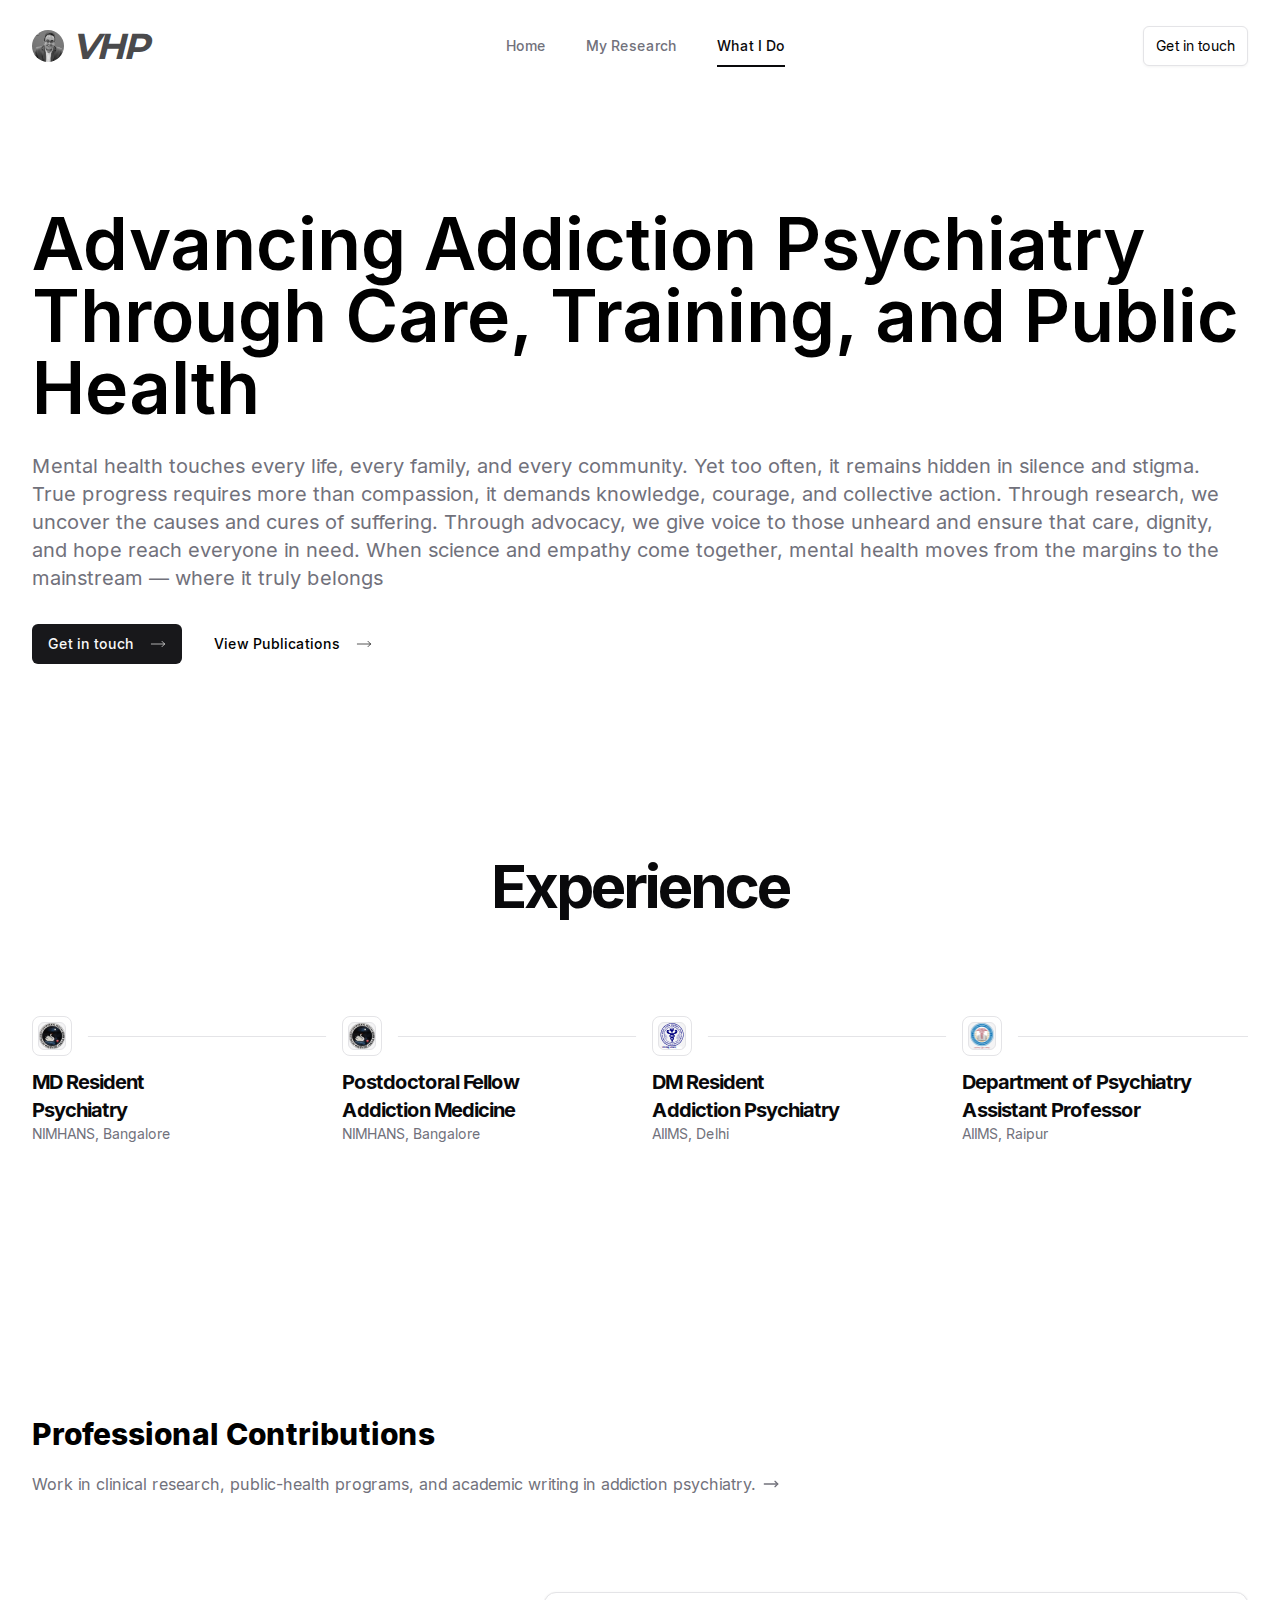
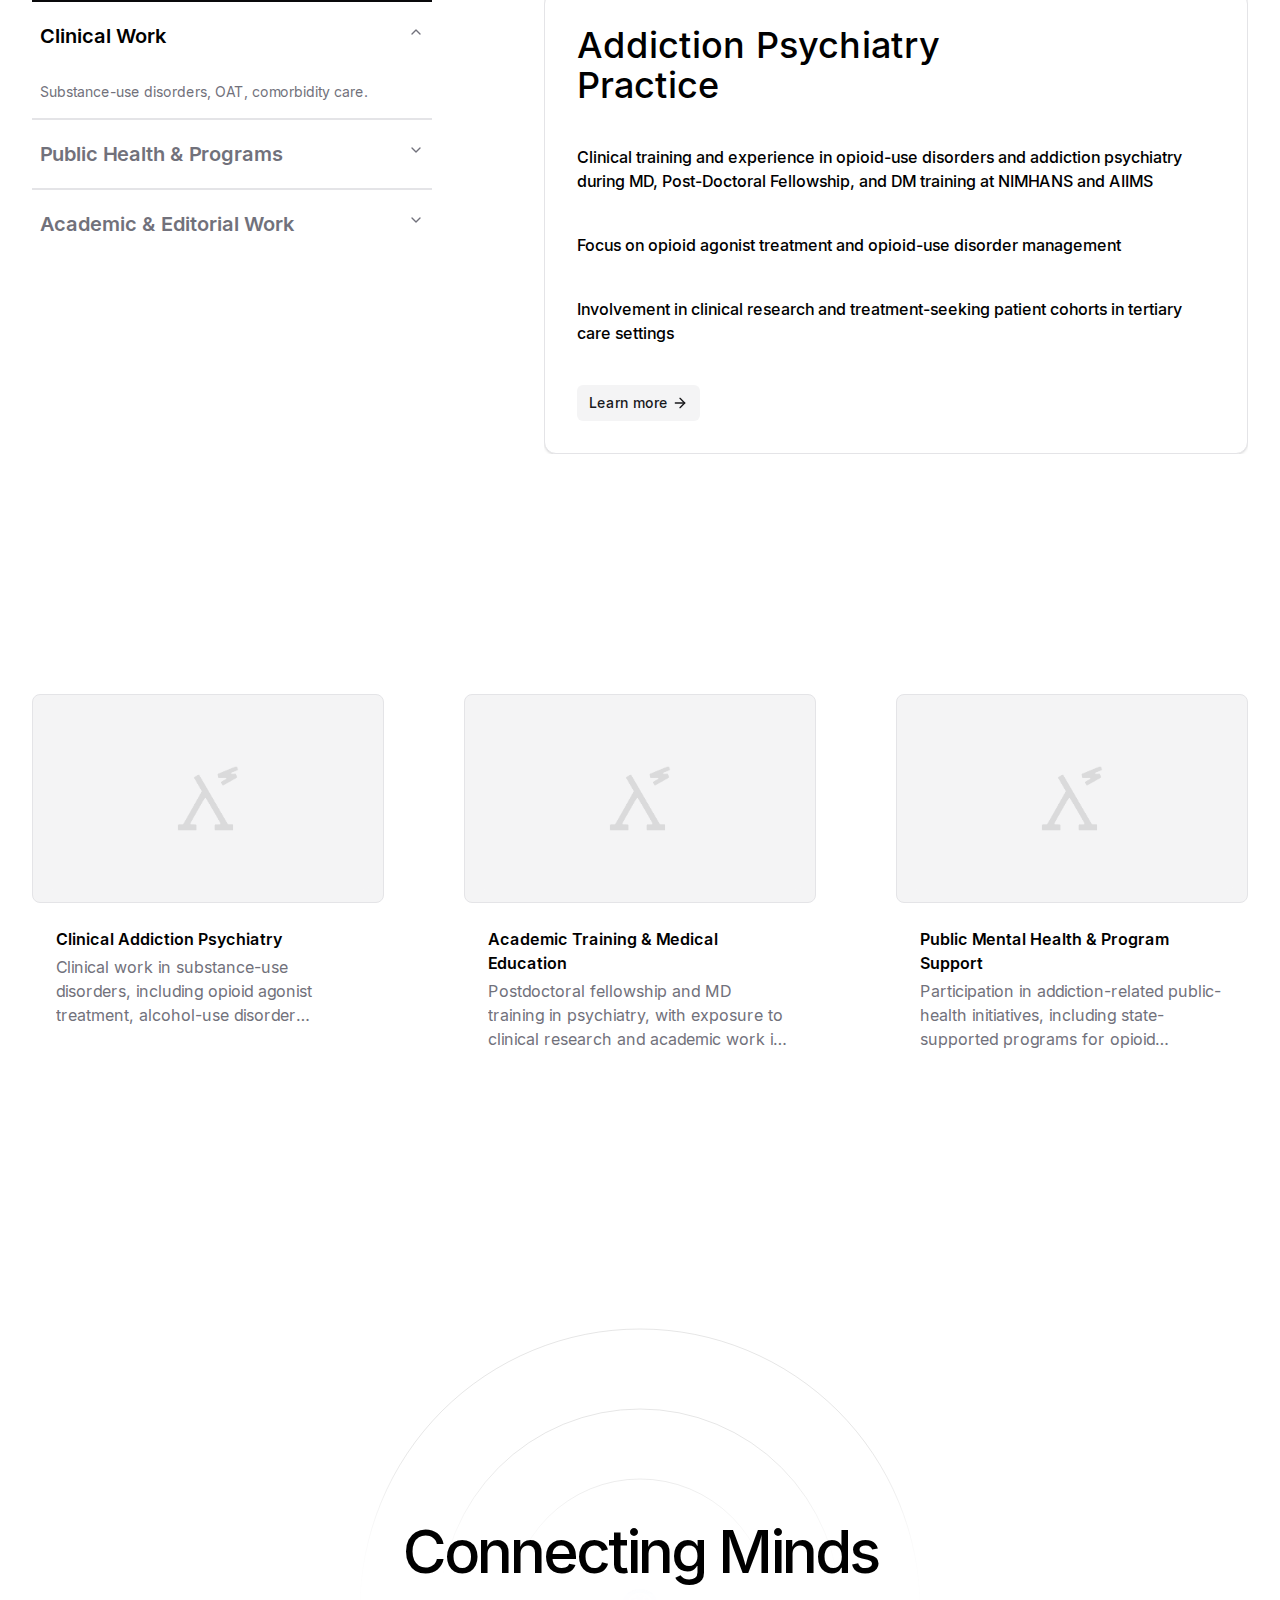
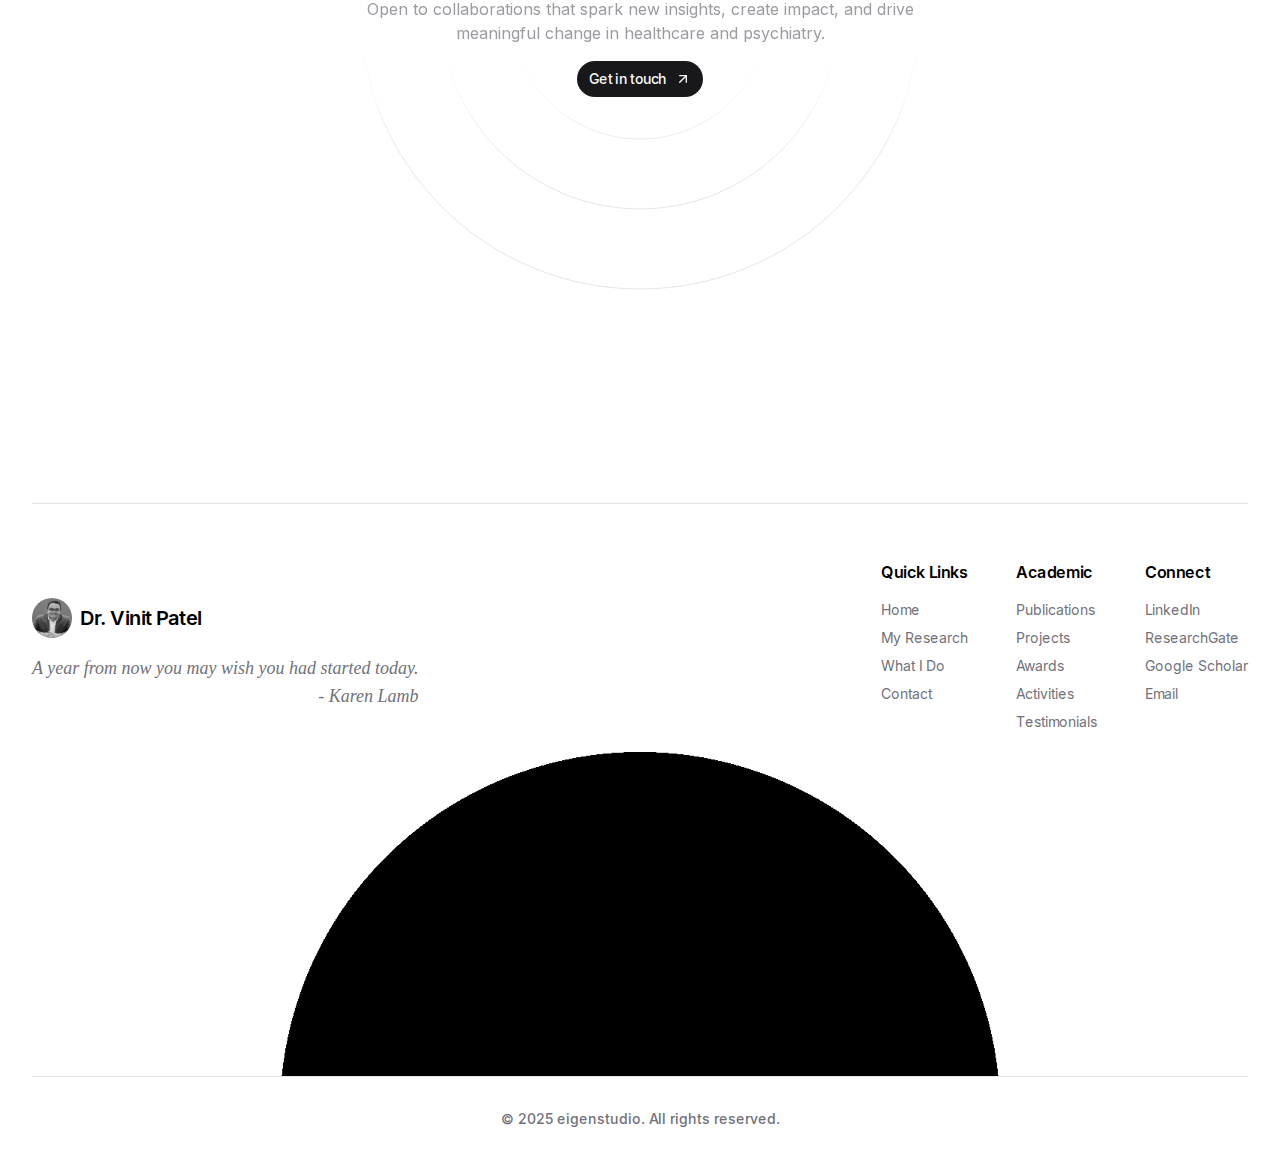
<file: what_i_do.html>
<!DOCTYPE html><!--j5zncdiHKgmtKgt6ruVpS--><html lang="en"><head><meta charSet="utf-8"/><meta name="viewport" content="width=device-width, initial-scale=1"/><link rel="stylesheet" href="/_next/static/css/0d1955a117e0ae70.css" data-precedence="next"/><link rel="preload" as="script" fetchPriority="low" href="/_next/static/chunks/webpack-2658bc2d0c902f3e.js"/><script src="/_next/static/chunks/4bd1b696-cf72ae8a39fa05aa.js" async=""></script><script src="/_next/static/chunks/964-18e6fe9c33c989a7.js" async=""></script><script src="/_next/static/chunks/main-app-9e788abd50e11ad9.js" async=""></script><script src="/_next/static/chunks/455-227259ab86ac26cf.js" async=""></script><script src="/_next/static/chunks/422-31d1d92d18b7a9a1.js" async=""></script><script src="/_next/static/chunks/829-95bcbee416492695.js" async=""></script><script src="/_next/static/chunks/729-a8cfaedc85d1da28.js" async=""></script><script src="/_next/static/chunks/197-1734ff545019a869.js" async=""></script><script src="/_next/static/chunks/app/layout-dfea115a08eb5815.js" async=""></script><script src="/_next/static/chunks/104-52c854ca14460d00.js" async=""></script><script src="/_next/static/chunks/app/not-found-d841150762e362c4.js" async=""></script><script src="/_next/static/chunks/724-aa7f28447ee2e3b4.js" async=""></script><script src="/_next/static/chunks/app/what_i_do/page-c21bb4a187f32b21.js" async=""></script><title>Advancing Addiction Psychiatry &amp; Public Mental Health</title><meta name="description" content="Official website of Dr. Vinit Patel, Assistant Professor of Psychiatry at AIIMS Raipur. Specialist in addiction psychiatry, substance-use disorders, and digital mental-health interventions."/><meta name="keywords" content="Dr Vinit Patel,AIIMS Raipur,Psychiatrist,Addiction Psychiatry,Substance Use Disorders,Mental Health,Telepsychiatry,Digital Mental Health"/><meta name="robots" content="index, follow"/><link rel="canonical" href="https://drvinitpatel.com/"/><meta property="og:title" content="Dr. Vinit Patel – Assistant Professor of Psychiatry | Addiction Psychiatry Specialist"/><meta property="og:description" content="Learn about Dr. Vinit Patel’s research, academic contributions, and clinical expertise in addiction psychiatry and mental-health innovation."/><meta property="og:url" content="https://drvinitpatel.com/"/><meta property="og:site_name" content="Dr. Vinit Patel"/><meta property="og:image" content="https://drvinitpatel.com/_next/static/media/vinit.6dd253de.png"/><meta property="og:image:width" content="1200"/><meta property="og:image:height" content="630"/><meta property="og:image:alt" content="Dr. Vinit Patel – Assistant Professor of Psychiatry"/><meta property="og:type" content="website"/><meta name="twitter:card" content="summary_large_image"/><meta name="twitter:title" content="Dr. Vinit Patel – Assistant Professor of Psychiatry | Addiction Psychiatry Specialist"/><meta name="twitter:description" content="Assistant Professor of Psychiatry at AIIMS Raipur, specialising in addiction psychiatry, digital interventions, and compassionate mental-health care."/><meta name="twitter:image" content="https://www.linkedin.com/in/drvinitpatel/"/><link rel="icon" href="/favicon.ico" type="image/x-icon" sizes="16x16"/><script src="/_next/static/chunks/polyfills-42372ed130431b0a.js" noModule=""></script></head><body class="__variable_f367f3 __variable_069ab3 font-sans bg-white text-black"><div hidden=""><!--$--><!--/$--></div><section class="py-4 fixed top-0 w-full z-100 bg-background transition-transform duration-300 ease-in-out translate-y-0"><nav class="container flex items-center justify-between"><a class="flex items-center gap-2" href="/"><img alt="Dr Vinit Patel, AIIMS Raipur" loading="lazy" width="50" height="50" decoding="async" data-nimg="1" class="max-h-8 w-8 rounded-full object-cover object-top grayscale" style="color:transparent" src="/vinit.png"/><span class="text-4xl italic font-bold tracking-tighter text-secondary-foreground/80 font-montserrat">VHP</span></a><nav aria-label="Main" data-orientation="horizontal" dir="ltr" data-slot="navigation-menu" data-viewport="true" class="group/navigation-menu relative max-w-max flex-1 items-center justify-center hidden lg:block"><div style="position:relative"><ul data-orientation="horizontal" data-slot="navigation-menu-list" class="group flex-1 list-none justify-center rounded-4xl flex items-center gap-6 px-8 py-3" dir="ltr"><li data-slot="navigation-menu-item" class="relative"><a data-slot="navigation-menu-link" class="data-[active=true]:focus:bg-accent data-[active=true]:hover:bg-accent data-[active=true]:bg-accent/50 data-[active=true]:text-accent-foreground hover:text-accent-foreground focus:bg-accent focus:text-accent-foreground focus-visible:ring-ring/50 [&amp;_svg:not([class*=&#x27;text-&#x27;])]:text-muted-foreground flex flex-col gap-1 rounded-sm p-2 transition-all outline-none focus-visible:ring-[3px] focus-visible:outline-1 [&amp;_svg:not([class*=&#x27;size-&#x27;])]:size-4 relative cursor-pointer text-sm font-medium hover:bg-transparent text-muted-foreground" data-nav-item="Home" href="/" data-radix-collection-item="">Home</a></li><li data-slot="navigation-menu-item" class="relative"><a data-slot="navigation-menu-link" class="data-[active=true]:focus:bg-accent data-[active=true]:hover:bg-accent data-[active=true]:bg-accent/50 data-[active=true]:text-accent-foreground hover:text-accent-foreground focus:bg-accent focus:text-accent-foreground focus-visible:ring-ring/50 [&amp;_svg:not([class*=&#x27;text-&#x27;])]:text-muted-foreground flex flex-col gap-1 rounded-sm p-2 transition-all outline-none focus-visible:ring-[3px] focus-visible:outline-1 [&amp;_svg:not([class*=&#x27;size-&#x27;])]:size-4 relative cursor-pointer text-sm font-medium hover:bg-transparent text-muted-foreground" data-nav-item="My Research" href="/my_research" data-radix-collection-item="">My Research</a></li><li data-slot="navigation-menu-item" class="relative"><a data-slot="navigation-menu-link" class="data-[active=true]:focus:bg-accent data-[active=true]:hover:bg-accent data-[active=true]:bg-accent/50 data-[active=true]:text-accent-foreground hover:text-accent-foreground focus:bg-accent focus:text-accent-foreground focus-visible:ring-ring/50 [&amp;_svg:not([class*=&#x27;text-&#x27;])]:text-muted-foreground flex flex-col gap-1 rounded-sm p-2 transition-all outline-none focus-visible:ring-[3px] focus-visible:outline-1 [&amp;_svg:not([class*=&#x27;size-&#x27;])]:size-4 relative cursor-pointer text-sm font-medium hover:bg-transparent text-foreground" data-nav-item="What I Do" href="/what_i_do" data-radix-collection-item="">What I Do</a></li><div class="absolute bottom-2 flex h-1 items-center justify-center px-2 transition-all duration-300"><div class="bg-foreground h-0.5 w-full rounded-t-none transition-all duration-300"></div></div></ul></div><div class="absolute top-full left-0 isolate z-50 flex justify-center"></div></nav><div class="block lg:hidden"><button type="button" aria-haspopup="dialog" aria-expanded="false" aria-controls="radix-_R_3bb_" data-state="closed" data-slot="popover-trigger"><div class="group relative h-6 w-6"><div class="absolute inset-0"><svg xmlns="http://www.w3.org/2000/svg" width="24" height="24" viewBox="0 0 24 24" fill="none" stroke="currentColor" stroke-width="2" stroke-linecap="round" stroke-linejoin="round" class="lucide lucide-menu text-muted-foreground group-hover:text-foreground absolute transition-all duration-300 rotate-0 opacity-100" aria-hidden="true"><path d="M4 12h16"></path><path d="M4 18h16"></path><path d="M4 6h16"></path></svg><svg xmlns="http://www.w3.org/2000/svg" width="24" height="24" viewBox="0 0 24 24" fill="none" stroke="currentColor" stroke-width="2" stroke-linecap="round" stroke-linejoin="round" class="lucide lucide-x text-muted-foreground group-hover:text-foreground absolute transition-all duration-300 -rotate-90 opacity-0" aria-hidden="true"><path d="M18 6 6 18"></path><path d="m6 6 12 12"></path></svg></div></div></button></div><div class="hidden items-center gap-2 lg:flex"><button data-slot="button" class="inline-flex items-center justify-center whitespace-nowrap transition-all disabled:pointer-events-none disabled:opacity-50 [&amp;_svg]:pointer-events-none [&amp;_svg:not([class*=&#x27;size-&#x27;])]:size-4 shrink-0 [&amp;_svg]:shrink-0 outline-none focus-visible:border-ring focus-visible:ring-ring/50 focus-visible:ring-[3px] aria-invalid:ring-destructive/20 dark:aria-invalid:ring-destructive/40 aria-invalid:border-destructive border bg-background shadow-xs hover:bg-accent hover:text-accent-foreground dark:bg-input/30 dark:border-input dark:hover:bg-input/50 rounded-md gap-1.5 px-3 has-[&gt;svg]:px-2.5 h-10 py-2.5 text-sm font-normal">Get in touch</button></div></nav></section><section class="py-24 pt-48"><div class="container"><div class=""><h1 class="mb-3 mt-4 w-full text-4xl font-semibold lg:mb-7 lg:text-7xl">Advancing Addiction Psychiatry Through Care, Training, and Public Health</h1><p class="m text-muted-foreground mx-auto lg:text-xl">Mental health touches every life, every family, and every community. Yet too often, it remains hidden in silence and stigma. True progress requires more than compassion, it demands knowledge, courage, and collective action. Through research, we uncover the causes and cures of suffering. Through advocacy, we give voice to those unheard and ensure that care, dignity, and hope reach everyone in need. When science and empathy come together, mental health moves from the margins to the mainstream — where it truly belongs</p><div class="mt-8 flex flex-col justify-start gap-4 sm:flex-row"><button data-slot="button" class="inline-flex items-center justify-center gap-2 whitespace-nowrap text-sm font-medium transition-all disabled:pointer-events-none disabled:opacity-50 [&amp;_svg]:pointer-events-none [&amp;_svg:not([class*=&#x27;size-&#x27;])]:size-4 shrink-0 [&amp;_svg]:shrink-0 outline-none focus-visible:border-ring focus-visible:ring-ring/50 focus-visible:ring-[3px] aria-invalid:ring-destructive/20 dark:aria-invalid:ring-destructive/40 aria-invalid:border-destructive bg-primary text-primary-foreground hover:bg-primary/90 h-10 rounded-md px-6 has-[&gt;svg]:px-4">Get in touch<svg xmlns="http://www.w3.org/2000/svg" width="24" height="24" viewBox="0 0 24 24" fill="none" stroke="currentColor" stroke-width="1" stroke-linecap="round" stroke-linejoin="round" class="lucide lucide-move-right ml-2" aria-hidden="true"><path d="M18 8L22 12L18 16"></path><path d="M2 12H22"></path></svg></button><button data-slot="button" class="inline-flex items-center justify-center gap-2 whitespace-nowrap text-sm font-medium transition-all disabled:pointer-events-none disabled:opacity-50 [&amp;_svg]:pointer-events-none [&amp;_svg:not([class*=&#x27;size-&#x27;])]:size-4 shrink-0 [&amp;_svg]:shrink-0 outline-none focus-visible:border-ring focus-visible:ring-ring/50 focus-visible:ring-[3px] aria-invalid:ring-destructive/20 dark:aria-invalid:ring-destructive/40 aria-invalid:border-destructive hover:bg-accent hover:text-accent-foreground dark:hover:bg-accent/50 h-10 rounded-md px-6 has-[&gt;svg]:px-4">View Publications<svg xmlns="http://www.w3.org/2000/svg" width="24" height="24" viewBox="0 0 24 24" fill="none" stroke="currentColor" stroke-width="1" stroke-linecap="round" stroke-linejoin="round" class="lucide lucide-move-right ml-2" aria-hidden="true"><path d="M18 8L22 12L18 16"></path><path d="M2 12H22"></path></svg></button></div></div></div></section><section class="bg-background py-24"><div class="container flex flex-col items-center justify-center"><h1 class="mb-10 text-center text-3xl font-bold tracking-tighter text-foreground sm:text-6xl">Experience</h1><div data-slot="card" class="bg-card text-card-foreground flex flex-col gap-6 rounded-xl border py-6 relative w-full border-none shadow-none md:py-16"><div data-slot="card-content" class="relative flex flex-col items-center p-0 md:mt-12"><div data-orientation="horizontal" role="none" data-slot="separator" class="bg-border shrink-0 data-[orientation=horizontal]:h-px data-[orientation=horizontal]:w-full data-[orientation=vertical]:h-full data-[orientation=vertical]:w-px absolute -top-8 left-0 hidden md:block"></div><div class="absolute -top-[33px] left-0 hidden h-0.5 bg-foreground md:block" style="width:0px"></div><div class="grid gap-6 md:grid-cols-4"><div class="relative space-y-2 group"><div data-orientation="vertical" role="none" data-slot="separator" class="bg-border shrink-0 data-[orientation=horizontal]:h-px data-[orientation=horizontal]:w-full data-[orientation=vertical]:h-full data-[orientation=vertical]:w-px absolute top-6 left-2.5 block md:hidden"></div><div class="absolute top-22 left-2.5 z-10 w-0.5 bg-foreground md:hidden" style="height:0px"></div><div class="absolute -top-4 -left-6 z-10 mb-5 flex size-18 items-center justify-center rounded-full bg-background p-1 md:-top-17 md:-left-4"><div class="flex size-10 items-center justify-center rounded-lg border border-border bg-background p-[5px]"><div class="flex size-full items-center justify-center rounded-md border border-border bg-muted"><img alt="MD Resident" loading="lazy" width="100" height="100" decoding="async" data-nimg="1" class="aspect-square w-full h-full" style="color:transparent" src="/_next/static/media/nimhans-logo.16192c53.png"/></div></div></div><div class="pl-13 md:pl-0 lg:min-w-[350px]"><h2 class="text-xl font-bold tracking-tighter text-foreground">MD Resident</h2><h2 class="text-xl font-bold tracking-tighter text-foreground">Psychiatry</h2><p class="text-sm text-muted-foreground">NIMHANS, Bangalore</p></div></div><div class="relative space-y-2 group"><div data-orientation="vertical" role="none" data-slot="separator" class="bg-border shrink-0 data-[orientation=horizontal]:h-px data-[orientation=horizontal]:w-full data-[orientation=vertical]:h-full data-[orientation=vertical]:w-px absolute top-6 left-2.5 block md:hidden"></div><div class="absolute -top-4 -left-6 z-10 mb-5 flex size-18 items-center justify-center rounded-full bg-background p-1 md:-top-17 md:-left-4"><div class="flex size-10 items-center justify-center rounded-lg border border-border bg-background p-[5px]"><div class="flex size-full items-center justify-center rounded-md border border-border bg-muted"><img alt="Postdoctoral Fellow" loading="lazy" width="100" height="100" decoding="async" data-nimg="1" class="aspect-square w-full h-full" style="color:transparent" src="/_next/static/media/nimhans-logo.16192c53.png"/></div></div></div><div class="pl-13 md:pl-0 lg:min-w-[350px]"><h2 class="text-xl font-bold tracking-tighter text-foreground">Postdoctoral Fellow</h2><h2 class="text-xl font-bold tracking-tighter text-foreground">Addiction Medicine</h2><p class="text-sm text-muted-foreground">NIMHANS, Bangalore</p></div></div><div class="relative space-y-2 group"><div data-orientation="vertical" role="none" data-slot="separator" class="bg-border shrink-0 data-[orientation=horizontal]:h-px data-[orientation=horizontal]:w-full data-[orientation=vertical]:h-full data-[orientation=vertical]:w-px absolute top-6 left-2.5 block md:hidden"></div><div class="absolute -top-4 -left-6 z-10 mb-5 flex size-18 items-center justify-center rounded-full bg-background p-1 md:-top-17 md:-left-4"><div class="flex size-10 items-center justify-center rounded-lg border border-border bg-background p-[5px]"><div class="flex size-full items-center justify-center rounded-md border border-border bg-muted"><img alt="DM Resident" loading="lazy" width="100" height="100" decoding="async" data-nimg="1" class="aspect-square w-full h-full" style="color:transparent" src="/_next/static/media/aiims-new-delhi.0838c835.svg"/></div></div></div><div class="pl-13 md:pl-0 lg:min-w-[350px]"><h2 class="text-xl font-bold tracking-tighter text-foreground">DM Resident</h2><h2 class="text-xl font-bold tracking-tighter text-foreground">Addiction Psychiatry</h2><p class="text-sm text-muted-foreground">AIIMS, Delhi</p></div></div><div class="relative space-y-2 group"><div data-orientation="vertical" role="none" data-slot="separator" class="bg-border shrink-0 data-[orientation=horizontal]:h-px data-[orientation=horizontal]:w-full data-[orientation=vertical]:h-full data-[orientation=vertical]:w-px absolute top-6 left-2.5 block md:hidden"></div><div class="absolute -top-4 -left-6 z-10 mb-5 flex size-18 items-center justify-center rounded-full bg-background p-1 md:-top-17 md:-left-4"><div class="flex size-10 items-center justify-center rounded-lg border border-border bg-background p-[5px]"><div class="flex size-full items-center justify-center rounded-md border border-border bg-muted"><img alt="Department of Psychiatry" loading="lazy" width="100" height="100" decoding="async" data-nimg="1" class="aspect-square w-full h-full" style="color:transparent" src="/_next/static/media/aiims-raipur.22d750b9.svg"/></div></div></div><div class="pl-13 md:pl-0 lg:min-w-[350px]"><h2 class="text-xl font-bold tracking-tighter text-foreground">Department of Psychiatry</h2><h2 class="text-xl font-bold tracking-tighter text-foreground">Assistant Professor</h2><p class="text-sm text-muted-foreground">AIIMS, Raipur</p></div></div></div></div></div></div></section><section class="py-24"><div class="container"><h2 class="mb-5 mt-4 text-3xl font-extrabold">Professional Contributions</h2><div class="mb-20 flex flex-col items-start gap-1 md:flex-row md:items-center md:gap-8"><div class="text-muted-foreground group flex items-center gap-2 hover:cursor-pointer">Work in clinical research, public-health programs, and academic writing in addiction psychiatry.<span class="transform transition-transform duration-300 group-hover:translate-x-2"><svg xmlns="http://www.w3.org/2000/svg" width="24" height="24" viewBox="0 0 24 24" fill="none" stroke="currentColor" stroke-width="2" stroke-linecap="round" stroke-linejoin="round" class="lucide lucide-move-right size-4" aria-hidden="true"><path d="M18 8L22 12L18 16"></path><path d="M2 12H22"></path></svg></span></div></div><div class="mb-12 flex w-full items-start justify-between gap-28"><div class="w-full md:max-w-[400px] mt-6"><div data-slot="accordion" class="w-full" data-orientation="vertical"><div data-state="open" data-orientation="vertical" data-slot="accordion-item" class="last:border-b-0 hover:bg-accent border-b-0 border-t-2 px-2 transition border-foreground"><h3 data-orientation="vertical" data-state="open" class="flex"><button type="button" aria-controls="radix-_R_1bmlubtb_" aria-expanded="true" data-state="open" aria-disabled="true" data-orientation="vertical" id="radix-_R_bmlubtb_" data-slot="accordion-trigger" class="focus-visible:border-ring focus-visible:ring-ring/50 flex flex-1 items-start justify-between gap-4 rounded-md text-left text-sm font-medium outline-none hover:underline focus-visible:ring-[3px] disabled:pointer-events-none disabled:opacity-50 [&amp;[data-state=open]&gt;svg]:rotate-180 cursor-pointer py-5 transition" data-radix-collection-item=""><h6 class="text-xl font-semibold text-black">Clinical Work</h6><svg xmlns="http://www.w3.org/2000/svg" width="24" height="24" viewBox="0 0 24 24" fill="none" stroke="currentColor" stroke-width="2" stroke-linecap="round" stroke-linejoin="round" class="lucide lucide-chevron-down text-muted-foreground pointer-events-none size-4 shrink-0 translate-y-0.5 transition-transform duration-200" aria-hidden="true"><path d="m6 9 6 6 6-6"></path></svg></button></h3><div data-state="open" id="radix-_R_1bmlubtb_" role="region" aria-labelledby="radix-_R_bmlubtb_" data-orientation="vertical" data-slot="accordion-content" class="data-[state=closed]:animate-accordion-up data-[state=open]:animate-accordion-down overflow-hidden text-sm" style="--radix-accordion-content-height:var(--radix-collapsible-content-height);--radix-accordion-content-width:var(--radix-collapsible-content-width)"><div class="pt-0 pb-4"><p class="text-muted-foreground mt-3">Substance-use disorders, OAT, comorbidity care.</p><div class="mt-4 md:hidden"><div data-slot="card" class="bg-card text-card-foreground flex flex-col gap-6 border shadow-sm p-6 sm:p-8 rounded-xl mt-4"><div class="max-w-full"><h2 class="text-2xl font-medium text-black sm:text-3xl md:text-4xl lg:max-w-[66%]">Addiction Psychiatry Practice</h2><div class="mt-6 grid gap-6 sm:mt-10 sm:gap-10"><div><p class="font-medium text-black">Clinical training and experience in opioid-use disorders and addiction psychiatry during MD, Post-Doctoral Fellowship, and DM training at NIMHANS and AIIMS</p></div><div><p class="font-medium text-black">Focus on opioid agonist treatment and opioid-use disorder management</p></div><div><p class="font-medium text-black">Involvement in clinical research and treatment-seeking patient cohorts in tertiary care settings</p></div></div><button data-slot="button" class="justify-center whitespace-nowrap rounded-md text-sm font-medium transition-all disabled:pointer-events-none disabled:opacity-50 [&amp;_svg]:pointer-events-none [&amp;_svg:not([class*=&#x27;size-&#x27;])]:size-4 shrink-0 [&amp;_svg]:shrink-0 outline-none focus-visible:border-ring focus-visible:ring-ring/50 focus-visible:ring-[3px] aria-invalid:ring-destructive/20 dark:aria-invalid:ring-destructive/40 aria-invalid:border-destructive bg-secondary text-secondary-foreground hover:bg-secondary/80 h-9 px-4 py-2 has-[&gt;svg]:px-3 mt-6 flex items-center gap-1 sm:mt-10">Learn more<svg xmlns="http://www.w3.org/2000/svg" width="24" height="24" viewBox="0 0 24 24" fill="none" stroke="currentColor" stroke-width="2" stroke-linecap="round" stroke-linejoin="round" class="lucide lucide-arrow-right size-4" aria-hidden="true"><path d="M5 12h14"></path><path d="m12 5 7 7-7 7"></path></svg></button></div></div></div></div></div></div><div data-state="closed" data-orientation="vertical" data-slot="accordion-item" class="last:border-b-0 hover:bg-accent border-b-0 border-t-2 px-2 transition"><h3 data-orientation="vertical" data-state="closed" class="flex"><button type="button" aria-controls="radix-_R_1jmlubtb_" aria-expanded="false" data-state="closed" data-orientation="vertical" id="radix-_R_jmlubtb_" data-slot="accordion-trigger" class="focus-visible:border-ring focus-visible:ring-ring/50 flex flex-1 items-start justify-between gap-4 rounded-md text-left text-sm font-medium outline-none hover:underline focus-visible:ring-[3px] disabled:pointer-events-none disabled:opacity-50 [&amp;[data-state=open]&gt;svg]:rotate-180 cursor-pointer py-5 transition" data-radix-collection-item=""><h6 class="text-xl font-semibold text-muted-foreground">Public Health &amp; Programs</h6><svg xmlns="http://www.w3.org/2000/svg" width="24" height="24" viewBox="0 0 24 24" fill="none" stroke="currentColor" stroke-width="2" stroke-linecap="round" stroke-linejoin="round" class="lucide lucide-chevron-down text-muted-foreground pointer-events-none size-4 shrink-0 translate-y-0.5 transition-transform duration-200" aria-hidden="true"><path d="m6 9 6 6 6-6"></path></svg></button></h3><div data-state="closed" id="radix-_R_1jmlubtb_" hidden="" role="region" aria-labelledby="radix-_R_jmlubtb_" data-orientation="vertical" data-slot="accordion-content" class="data-[state=closed]:animate-accordion-up data-[state=open]:animate-accordion-down overflow-hidden text-sm" style="--radix-accordion-content-height:var(--radix-collapsible-content-height);--radix-accordion-content-width:var(--radix-collapsible-content-width)"></div></div><div data-state="closed" data-orientation="vertical" data-slot="accordion-item" class="last:border-b-0 hover:bg-accent border-b-0 border-t-2 px-2 transition"><h3 data-orientation="vertical" data-state="closed" class="flex"><button type="button" aria-controls="radix-_R_1rmlubtb_" aria-expanded="false" data-state="closed" data-orientation="vertical" id="radix-_R_rmlubtb_" data-slot="accordion-trigger" class="focus-visible:border-ring focus-visible:ring-ring/50 flex flex-1 items-start justify-between gap-4 rounded-md text-left text-sm font-medium outline-none hover:underline focus-visible:ring-[3px] disabled:pointer-events-none disabled:opacity-50 [&amp;[data-state=open]&gt;svg]:rotate-180 cursor-pointer py-5 transition" data-radix-collection-item=""><h6 class="text-xl font-semibold text-muted-foreground">Academic &amp; Editorial Work</h6><svg xmlns="http://www.w3.org/2000/svg" width="24" height="24" viewBox="0 0 24 24" fill="none" stroke="currentColor" stroke-width="2" stroke-linecap="round" stroke-linejoin="round" class="lucide lucide-chevron-down text-muted-foreground pointer-events-none size-4 shrink-0 translate-y-0.5 transition-transform duration-200" aria-hidden="true"><path d="m6 9 6 6 6-6"></path></svg></button></h3><div data-state="closed" id="radix-_R_1rmlubtb_" hidden="" role="region" aria-labelledby="radix-_R_rmlubtb_" data-orientation="vertical" data-slot="accordion-content" class="data-[state=closed]:animate-accordion-up data-[state=open]:animate-accordion-down overflow-hidden text-sm" style="--radix-accordion-content-height:var(--radix-collapsible-content-height);--radix-accordion-content-width:var(--radix-collapsible-content-width)"></div></div></div></div><div class="relative hidden w-[calc(100%-100px)] max-w-[1266px] overflow-hidden md:block min-w-[400px]"><div data-slot="card" class="bg-card text-card-foreground flex flex-col gap-6 border shadow-sm p-6 sm:p-8 rounded-xl mt-4"><div class="max-w-full"><h2 class="text-2xl font-medium text-black sm:text-3xl md:text-4xl lg:max-w-[66%]">Addiction Psychiatry Practice</h2><div class="mt-6 grid gap-6 sm:mt-10 sm:gap-10"><div><p class="font-medium text-black">Clinical training and experience in opioid-use disorders and addiction psychiatry during MD, Post-Doctoral Fellowship, and DM training at NIMHANS and AIIMS</p></div><div><p class="font-medium text-black">Focus on opioid agonist treatment and opioid-use disorder management</p></div><div><p class="font-medium text-black">Involvement in clinical research and treatment-seeking patient cohorts in tertiary care settings</p></div></div><button data-slot="button" class="justify-center whitespace-nowrap rounded-md text-sm font-medium transition-all disabled:pointer-events-none disabled:opacity-50 [&amp;_svg]:pointer-events-none [&amp;_svg:not([class*=&#x27;size-&#x27;])]:size-4 shrink-0 [&amp;_svg]:shrink-0 outline-none focus-visible:border-ring focus-visible:ring-ring/50 focus-visible:ring-[3px] aria-invalid:ring-destructive/20 dark:aria-invalid:ring-destructive/40 aria-invalid:border-destructive bg-secondary text-secondary-foreground hover:bg-secondary/80 h-9 px-4 py-2 has-[&gt;svg]:px-3 mt-6 flex items-center gap-1 sm:mt-10">Learn more<svg xmlns="http://www.w3.org/2000/svg" width="24" height="24" viewBox="0 0 24 24" fill="none" stroke="currentColor" stroke-width="2" stroke-linecap="round" stroke-linejoin="round" class="lucide lucide-arrow-right size-4" aria-hidden="true"><path d="M5 12h14"></path><path d="m12 5 7 7-7 7"></path></svg></button></div></div></div></div></div></section><section class="py-24"><div class="container"><div class="grid gap-10 lg:grid-cols-3 xl:gap-20"><div class="flex flex-col lg:block group"><div class="bg-muted aspect-auto rounded-lg border p-3"><img alt="Clinical Addiction Psychiatry" loading="lazy" width="208" height="208" decoding="async" data-nimg="1" class="h-full w-full rounded-lg object-cover opacity-[12%]" style="color:transparent" src="/assests/placeholder.png"/></div><div class="p-6"><div class="mb-1 font-semibold">Clinical Addiction Psychiatry</div><p class="text-muted-foreground line-clamp-3 group-hover:line-clamp-none">Clinical work in substance-use disorders, including opioid agonist treatment, alcohol-use disorder management, and co-occurring psychiatric conditions.</p></div></div><div class="flex flex-col lg:block group"><div class="bg-muted aspect-auto rounded-lg border p-3"><img alt="Academic Training &amp; Medical Education" loading="lazy" width="208" height="208" decoding="async" data-nimg="1" class="h-full w-full rounded-lg object-cover opacity-[12%]" style="color:transparent" src="/assests/placeholder.png"/></div><div class="p-6"><p class="mb-1 flex items-center gap-2 font-semibold">Academic Training &amp; Medical Education</p><p class="text-muted-foreground line-clamp-3 group-hover:line-clamp-none">Postdoctoral fellowship and MD training in psychiatry, with exposure to clinical research and academic work in addiction medicine.</p></div></div><div class="flex flex-col lg:block group"><div class="bg-muted aspect-auto rounded-lg border p-3"><img alt="Public Mental Health &amp; Program Support" loading="lazy" width="208" height="208" decoding="async" data-nimg="1" class="h-full w-full rounded-lg object-cover opacity-[12%]" style="color:transparent" src="/assests/placeholder.png"/></div><div class="p-6"><p class="mb-1 flex items-center gap-2 font-semibold">Public Mental Health &amp; Program Support</p><p class="text-muted-foreground line-clamp-3 group-hover:line-clamp-none">Participation in addiction-related public-health initiatives, including state-supported programs for opioid treatment and population-level substance-use assessments.</p></div></div></div></div></section><section class="py-32" id="contact_me"><div class="relative"><div class="flex w-full items-center justify-center"><div class="z-99 absolute flex h-full w-full flex-col items-center justify-center gap-4"><div class="bg-background pointer-events-none absolute inset-y-0 left-1/2 top-1/2 h-1/3 w-full max-w-2xl -translate-x-1/2 -translate-y-1/2 blur-2xl"></div><h1 class="z-10 text-center text-5xl font-medium tracking-tighter sm:text-6xl">Connecting Minds</h1><p class="text-muted-foreground/70 z-10 max-w-xl text-center">Open to collaborations that spark new insights, create impact, and drive meaningful change in healthcare and psychiatry.</p><button data-slot="button" class="inline-flex items-center justify-center gap-2 whitespace-nowrap rounded-md text-sm font-medium transition-all disabled:pointer-events-none disabled:opacity-50 [&amp;_svg]:pointer-events-none [&amp;_svg:not([class*=&#x27;size-&#x27;])]:size-4 shrink-0 [&amp;_svg]:shrink-0 outline-none focus-visible:border-ring focus-visible:ring-ring/50 focus-visible:ring-[3px] aria-invalid:ring-destructive/20 dark:aria-invalid:ring-destructive/40 aria-invalid:border-destructive bg-primary text-primary-foreground hover:bg-primary/90 h-9 py-2 has-[&gt;svg]:px-3 group relative z-10 w-fit !rounded-full px-10 tracking-tighter !shadow-none">Get in touch<svg xmlns="http://www.w3.org/2000/svg" width="24" height="24" viewBox="0 0 24 24" fill="none" stroke="currentColor" stroke-width="2" stroke-linecap="round" stroke-linejoin="round" class="lucide lucide-arrow-right -rotate-45 rounded-full transition-all ease-in-out group-hover:rotate-0" aria-hidden="true"><path d="M5 12h14"></path><path d="m12 5 7 7-7 7"></path></svg></button></div><div class="relative flex h-[620px] w-full flex-col items-center justify-center overflow-hidden"><svg xmlns="http://www.w3.org/2000/svg" version="1.1" class="pointer-events-none absolute inset-0 size-full"><circle class="stroke-black/10 stroke-1 dark:stroke-white/10" cx="50%" cy="50%" r="130" fill="none"></circle></svg><div style="--duration:10;--radius:130;--angle:0;--icon-size:40px" class="absolute flex size-[var(--icon-size)] transform-gpu animate-orbit items-center justify-center rounded-full"><div class="size-10 overflow-hidden rounded-full"><img alt="Grant Medical College - Sir J.J. Group of Hospitals" loading="lazy" width="1000" height="1000" decoding="async" data-nimg="1" class="size-full object-cover" style="color:transparent" src="/_next/static/media/grant-logo.ce42c0e6.png"/></div></div><div style="--duration:10;--radius:130;--angle:90;--icon-size:40px" class="absolute flex size-[var(--icon-size)] transform-gpu animate-orbit items-center justify-center rounded-full"><div class="size-10 overflow-hidden rounded-full"><img alt="NIMHANS – National Institute of Mental Health and Neurosciences" loading="lazy" width="1000" height="1000" decoding="async" data-nimg="1" class="size-full object-cover" style="color:transparent" src="/_next/static/media/nimhans-logo.16192c53.png"/></div></div><div style="--duration:10;--radius:130;--angle:180;--icon-size:40px" class="absolute flex size-[var(--icon-size)] transform-gpu animate-orbit items-center justify-center rounded-full"><div class="size-10 overflow-hidden rounded-full"><img alt="AIIMS Raipur – All India Institute of Medical Sciences" loading="lazy" width="1000" height="1000" decoding="async" data-nimg="1" class="size-full object-cover" style="color:transparent" src="/_next/static/media/aiims-raipur.8e7c10be.png"/></div></div><div style="--duration:10;--radius:130;--angle:270;--icon-size:40px" class="absolute flex size-[var(--icon-size)] transform-gpu animate-orbit items-center justify-center rounded-full"><div class="size-10 overflow-hidden rounded-full"><img alt="AIIMS Delhi – All India Institute of Medical Sciences" loading="lazy" width="1000" height="1000" decoding="async" data-nimg="1" class="size-full object-cover" style="color:transparent" src="/_next/static/media/aiims-new-delhi.0838c835.svg"/></div></div><svg xmlns="http://www.w3.org/2000/svg" version="1.1" class="pointer-events-none absolute inset-0 size-full"><circle class="stroke-black/10 stroke-1 dark:stroke-white/10" cx="50%" cy="50%" r="200" fill="none"></circle></svg><div style="--duration:10;--radius:200;--angle:0;--icon-size:40px" class="absolute flex size-[var(--icon-size)] transform-gpu animate-orbit items-center justify-center rounded-full [animation-direction:reverse]"><div class="size-10 overflow-hidden rounded-full"><img alt="Grant Medical College - Sir J.J. Group of Hospitals" loading="lazy" width="1000" height="1000" decoding="async" data-nimg="1" class="size-full object-cover" style="color:transparent" src="/_next/static/media/grant-logo.ce42c0e6.png"/></div></div><div style="--duration:10;--radius:200;--angle:90;--icon-size:40px" class="absolute flex size-[var(--icon-size)] transform-gpu animate-orbit items-center justify-center rounded-full [animation-direction:reverse]"><div class="size-10 overflow-hidden rounded-full"><img alt="NIMHANS – National Institute of Mental Health and Neurosciences" loading="lazy" width="1000" height="1000" decoding="async" data-nimg="1" class="size-full object-cover" style="color:transparent" src="/_next/static/media/nimhans-logo.16192c53.png"/></div></div><div style="--duration:10;--radius:200;--angle:180;--icon-size:40px" class="absolute flex size-[var(--icon-size)] transform-gpu animate-orbit items-center justify-center rounded-full [animation-direction:reverse]"><div class="size-10 overflow-hidden rounded-full"><img alt="AIIMS Raipur – All India Institute of Medical Sciences" loading="lazy" width="1000" height="1000" decoding="async" data-nimg="1" class="size-full object-cover" style="color:transparent" src="/_next/static/media/aiims-raipur.8e7c10be.png"/></div></div><div style="--duration:10;--radius:200;--angle:270;--icon-size:40px" class="absolute flex size-[var(--icon-size)] transform-gpu animate-orbit items-center justify-center rounded-full [animation-direction:reverse]"><div class="size-10 overflow-hidden rounded-full"><img alt="AIIMS Delhi – All India Institute of Medical Sciences" loading="lazy" width="1000" height="1000" decoding="async" data-nimg="1" class="size-full object-cover" style="color:transparent" src="/_next/static/media/aiims-new-delhi.0838c835.svg"/></div></div><svg xmlns="http://www.w3.org/2000/svg" version="1.1" class="pointer-events-none absolute inset-0 size-full"><circle class="stroke-black/10 stroke-1 dark:stroke-white/10" cx="50%" cy="50%" r="280" fill="none"></circle></svg><div style="--duration:20;--radius:280;--angle:0;--icon-size:40px" class="absolute flex size-[var(--icon-size)] transform-gpu animate-orbit items-center justify-center rounded-full"><div class="size-10 overflow-hidden rounded-full"><img alt="Grant Medical College - Sir J.J. Group of Hospitals" loading="lazy" width="1000" height="1000" decoding="async" data-nimg="1" class="size-full object-cover" style="color:transparent" src="/_next/static/media/grant-logo.ce42c0e6.png"/></div></div><div style="--duration:20;--radius:280;--angle:90;--icon-size:40px" class="absolute flex size-[var(--icon-size)] transform-gpu animate-orbit items-center justify-center rounded-full"><div class="size-10 overflow-hidden rounded-full"><img alt="NIMHANS – National Institute of Mental Health and Neurosciences" loading="lazy" width="1000" height="1000" decoding="async" data-nimg="1" class="size-full object-cover" style="color:transparent" src="/_next/static/media/nimhans-logo.16192c53.png"/></div></div><div style="--duration:20;--radius:280;--angle:180;--icon-size:40px" class="absolute flex size-[var(--icon-size)] transform-gpu animate-orbit items-center justify-center rounded-full"><div class="size-10 overflow-hidden rounded-full"><img alt="AIIMS Raipur – All India Institute of Medical Sciences" loading="lazy" width="1000" height="1000" decoding="async" data-nimg="1" class="size-full object-cover" style="color:transparent" src="/_next/static/media/aiims-raipur.8e7c10be.png"/></div></div><div style="--duration:20;--radius:280;--angle:270;--icon-size:40px" class="absolute flex size-[var(--icon-size)] transform-gpu animate-orbit items-center justify-center rounded-full"><div class="size-10 overflow-hidden rounded-full"><img alt="AIIMS Delhi – All India Institute of Medical Sciences" loading="lazy" width="1000" height="1000" decoding="async" data-nimg="1" class="size-full object-cover" style="color:transparent" src="/_next/static/media/aiims-new-delhi.0838c835.svg"/></div></div></div></div></div></section><!--$--><!--/$--><section><div class="container"><footer><div data-orientation="horizontal" role="none" data-slot="separator" class="bg-border shrink-0 data-[orientation=horizontal]:h-px data-[orientation=horizontal]:w-full data-[orientation=vertical]:h-full data-[orientation=vertical]:w-px my-14"></div><div class="flex flex-col items-center justify-between gap-6 lg:flex-row"><div class="lg:max-w-xl"><div class="flex items-center justify-start gap-2"><a href="#"><img alt="logo" title="Dr. Vinit Patel" loading="lazy" width="100" height="100" decoding="async" data-nimg="1" class="h-10 max-h-10 w-10 rounded-full grayscale" style="color:transparent" src="/vinit.png"/></a><h2 class="text-xl font-semibold tracking-tight">Dr. Vinit Patel</h2></div><p class="text-muted-foreground mt-4 text-left text-lg font-times italic flex flex-col"><span>A year from now you may wish you had started today.</span><span class="italic self-end">- Karen Lamb</span></p></div><div class="mt-8 flex w-full flex-wrap justify-between gap-12 lg:mt-0 lg:w-fit"><div class="mb-4"><h3 class="mb-4 font-semibold tracking-tight">Quick Links</h3><ul class="text-muted-foreground space-y-2 text-sm"><li class="hover:text-primary"><a href="/">Home</a></li><li class="hover:text-primary"><a href="my_research">My Research</a></li><li class="hover:text-primary"><a href="what_i_do">What I Do</a></li><li class="hover:text-primary"><a href="#contact_me">Contact</a></li></ul></div><div class="mb-4"><h3 class="mb-4 font-semibold tracking-tight">Academic</h3><ul class="text-muted-foreground space-y-2 text-sm"><li class="hover:text-primary"><a href="my_research#explore-publications">Publications</a></li><li class="hover:text-primary"><a href="my_research#extramural-projects">Projects</a></li><li class="hover:text-primary"><a href="/#awards">Awards</a></li><li class="hover:text-primary"><a href="/#activities">Activities</a></li><li class="hover:text-primary"><a href="/#testimonials">Testimonials</a></li></ul></div><div class="mb-4"><h3 class="mb-4 font-semibold tracking-tight">Connect</h3><ul class="text-muted-foreground space-y-2 text-sm"><li class="hover:text-primary"><a target="_blank" rel="noopener noreferrer" href="https://www.linkedin.com/in/drvinitpatel/">LinkedIn</a></li><li class="hover:text-primary"><a target="_blank" rel="noopener noreferrer" href="https://www.researchgate.net/profile/Vinit-Patel-2">ResearchGate</a></li><li class="hover:text-primary"><a target="_blank" rel="noopener noreferrer" href="https://scholar.google.com/citations?hl=en&amp;user=meAiVQ4AAAAJ">Google Scholar</a></li><li class="hover:text-primary"><a target="_blank" rel="noopener noreferrer" href="mailto:vinit2503@gmail.com">Email</a></li></ul></div></div></div><div class="lg:h-82 relative h-52 overflow-hidden"><div class="inset-0 mx-auto aspect-[1/1] w-full max-w-[600px] absolute top-10 md:scale-125 lg:top-16 lg:scale-150"><canvas class="size-full opacity-0 transition-opacity duration-500 [contain:layout_paint_size]"></canvas></div></div><div class="border-t pt-8 py-8"><p class="text-muted-foreground text-center text-sm font-medium">© 2025 eigenstudio. All rights reserved.</p></div></footer></div></section><script src="/_next/static/chunks/webpack-2658bc2d0c902f3e.js" id="_R_" async=""></script><script>(self.__next_f=self.__next_f||[]).push([0])</script><script>self.__next_f.push([1,"1:\"$Sreact.fragment\"\n2:I[9035,[\"455\",\"static/chunks/455-227259ab86ac26cf.js\",\"422\",\"static/chunks/422-31d1d92d18b7a9a1.js\",\"829\",\"static/chunks/829-95bcbee416492695.js\",\"729\",\"static/chunks/729-a8cfaedc85d1da28.js\",\"197\",\"static/chunks/197-1734ff545019a869.js\",\"177\",\"static/chunks/app/layout-dfea115a08eb5815.js\"],\"Navbar17\"]\n3:I[7555,[],\"\"]\n4:I[1295,[],\"\"]\n5:I[6248,[\"455\",\"static/chunks/455-227259ab86ac26cf.js\",\"829\",\"static/chunks/829-95bcbee416492695.js\",\"104\",\"static/chunks/104-52c854ca14460d00.js\",\"345\",\"static/chunks/app/not-found-d841150762e362c4.js\"],\"default\"]\n6:I[6037,[\"455\",\"static/chunks/455-227259ab86ac26cf.js\",\"422\",\"static/chunks/422-31d1d92d18b7a9a1.js\",\"829\",\"static/chunks/829-95bcbee416492695.js\",\"729\",\"static/chunks/729-a8cfaedc85d1da28.js\",\"197\",\"static/chunks/197-1734ff545019a869.js\",\"177\",\"static/chunks/app/layout-dfea115a08eb5815.js\"],\"Separator\"]\n7:I[3063,[\"455\",\"static/chunks/455-227259ab86ac26cf.js\",\"422\",\"static/chunks/422-31d1d92d18b7a9a1.js\",\"829\",\"static/chunks/829-95bcbee416492695.js\",\"104\",\"static/chunks/104-52c854ca14460d00.js\",\"724\",\"static/chunks/724-aa7f28447ee2e3b4.js\",\"197\",\"static/chunks/197-1734ff545019a869.js\",\"291\",\"static/chunks/app/what_i_do/page-c21bb4a187f32b21.js\"],\"Image\"]\n8:I[6874,[\"455\",\"static/chunks/455-227259ab86ac26cf.js\",\"422\",\"static/chunks/422-31d1d92d18b7a9a1.js\",\"829\",\"static/chunks/829-95bcbee416492695.js\",\"729\",\"static/chunks/729-a8cfaedc85d1da28.js\",\"197\",\"static/chunks/197-1734ff545019a869.js\",\"177\",\"static/chunks/app/layout-dfea115a08eb5815.js\"],\"\"]\n9:I[9387,[\"455\",\"static/chunks/455-227259ab86ac26cf.js\",\"422\",\"static/chunks/422-31d1d92d18b7a9a1.js\",\"829\",\"static/chunks/829-95bcbee416492695.js\",\"729\",\"static/chunks/729-a8cfaedc85d1da28.js\",\"197\",\"static/chunks/197-1734ff545019a869.js\",\"177\",\"static/chunks/app/layout-dfea115a08eb5815.js\"],\"Globe\"]\ne:I[8393,[],\"\"]\n:HL[\"/_next/static/css/0d1955a117e0ae70.css\",\"style\"]\n"])</script><script>self.__next_f.push([1,"0:{\"P\":null,\"b\":\"j5zncdiHKgmtKgt6ruVpS\",\"p\":\"\",\"c\":[\"\",\"what_i_do\"],\"i\":false,\"f\":[[[\"\",{\"children\":[\"what_i_do\",{\"children\":[\"__PAGE__\",{}]}]},\"$undefined\",\"$undefined\",true],[\"\",[\"$\",\"$1\",\"c\",{\"children\":[[[\"$\",\"link\",\"0\",{\"rel\":\"stylesheet\",\"href\":\"/_next/static/css/0d1955a117e0ae70.css\",\"precedence\":\"next\",\"crossOrigin\":\"$undefined\",\"nonce\":\"$undefined\"}]],[\"$\",\"html\",null,{\"lang\":\"en\",\"children\":[\"$\",\"body\",null,{\"className\":\"__variable_f367f3 __variable_069ab3 font-sans bg-white text-black\",\"children\":[[\"$\",\"$L2\",null,{}],[\"$\",\"$L3\",null,{\"parallelRouterKey\":\"children\",\"error\":\"$undefined\",\"errorStyles\":\"$undefined\",\"errorScripts\":\"$undefined\",\"template\":[\"$\",\"$L4\",null,{}],\"templateStyles\":\"$undefined\",\"templateScripts\":\"$undefined\",\"notFound\":[[\"$\",\"$L5\",null,{}],[]],\"forbidden\":\"$undefined\",\"unauthorized\":\"$undefined\"}],[\"$\",\"section\",null,{\"children\":[\"$\",\"div\",null,{\"className\":\"container\",\"children\":[\"$\",\"footer\",null,{\"children\":[[\"$\",\"$L6\",null,{\"className\":\"my-14\"}],[\"$\",\"div\",null,{\"className\":\"flex flex-col items-center justify-between gap-6 lg:flex-row\",\"children\":[[\"$\",\"div\",null,{\"className\":\"lg:max-w-xl\",\"children\":[[\"$\",\"div\",null,{\"className\":\"flex items-center justify-start gap-2\",\"children\":[[\"$\",\"a\",null,{\"href\":\"#\",\"children\":[\"$\",\"$L7\",null,{\"src\":\"/vinit.png\",\"alt\":\"logo\",\"loading\":\"lazy\",\"title\":\"Dr. Vinit Patel\",\"className\":\"h-10 max-h-10 w-10 rounded-full grayscale\",\"width\":100,\"height\":100}]}],[\"$\",\"h2\",null,{\"className\":\"text-xl font-semibold tracking-tight\",\"children\":\"Dr. Vinit Patel\"}]]}],[\"$\",\"p\",null,{\"className\":\"text-muted-foreground mt-4 text-left text-lg font-times italic flex flex-col\",\"children\":[[\"$\",\"span\",null,{\"children\":\"A year from now you may wish you had started today.\"}],[\"$\",\"span\",null,{\"className\":\"italic self-end\",\"children\":\"- Karen Lamb\"}]]}]]}],[\"$\",\"div\",null,{\"className\":\"mt-8 flex w-full flex-wrap justify-between gap-12 lg:mt-0 lg:w-fit\",\"children\":[[\"$\",\"div\",\"0\",{\"className\":\"mb-4\",\"children\":[[\"$\",\"h3\",null,{\"className\":\"mb-4 font-semibold tracking-tight\",\"children\":\"Quick Links\"}],[\"$\",\"ul\",null,{\"className\":\"text-muted-foreground space-y-2 text-sm\",\"children\":[[\"$\",\"li\",\"0\",{\"className\":\"hover:text-primary\",\"children\":[\"$\",\"$L8\",null,{\"href\":\"/\",\"children\":\"Home\"}]}],[\"$\",\"li\",\"1\",{\"className\":\"hover:text-primary\",\"children\":[\"$\",\"$L8\",null,{\"href\":\"my_research\",\"children\":\"My Research\"}]}],[\"$\",\"li\",\"2\",{\"className\":\"hover:text-primary\",\"children\":[\"$\",\"$L8\",null,{\"href\":\"what_i_do\",\"children\":\"What I Do\"}]}],[\"$\",\"li\",\"3\",{\"className\":\"hover:text-primary\",\"children\":[\"$\",\"$L8\",null,{\"href\":\"#contact_me\",\"children\":\"Contact\"}]}]]}]]}],[\"$\",\"div\",\"1\",{\"className\":\"mb-4\",\"children\":[[\"$\",\"h3\",null,{\"className\":\"mb-4 font-semibold tracking-tight\",\"children\":\"Academic\"}],[\"$\",\"ul\",null,{\"className\":\"text-muted-foreground space-y-2 text-sm\",\"children\":[[\"$\",\"li\",\"0\",{\"className\":\"hover:text-primary\",\"children\":[\"$\",\"$L8\",null,{\"href\":\"my_research#explore-publications\",\"children\":\"Publications\"}]}],[\"$\",\"li\",\"1\",{\"className\":\"hover:text-primary\",\"children\":[\"$\",\"$L8\",null,{\"href\":\"my_research#extramural-projects\",\"children\":\"Projects\"}]}],[\"$\",\"li\",\"2\",{\"className\":\"hover:text-primary\",\"children\":[\"$\",\"$L8\",null,{\"href\":\"/#awards\",\"children\":\"Awards\"}]}],[\"$\",\"li\",\"3\",{\"className\":\"hover:text-primary\",\"children\":[\"$\",\"$L8\",null,{\"href\":\"/#activities\",\"children\":\"Activities\"}]}],[\"$\",\"li\",\"4\",{\"className\":\"hover:text-primary\",\"children\":[\"$\",\"$L8\",null,{\"href\":\"/#testimonials\",\"children\":\"Testimonials\"}]}]]}]]}],[\"$\",\"div\",\"2\",{\"className\":\"mb-4\",\"children\":[[\"$\",\"h3\",null,{\"className\":\"mb-4 font-semibold tracking-tight\",\"children\":\"Connect\"}],[\"$\",\"ul\",null,{\"className\":\"text-muted-foreground space-y-2 text-sm\",\"children\":[[\"$\",\"li\",\"0\",{\"className\":\"hover:text-primary\",\"children\":[\"$\",\"$L8\",null,{\"href\":\"https://www.linkedin.com/in/drvinitpatel/\",\"target\":\"_blank\",\"rel\":\"noopener noreferrer\",\"children\":\"LinkedIn\"}]}],[\"$\",\"li\",\"1\",{\"className\":\"hover:text-primary\",\"children\":[\"$\",\"$L8\",null,{\"href\":\"https://www.researchgate.net/profile/Vinit-Patel-2\",\"target\":\"_blank\",\"rel\":\"noopener noreferrer\",\"children\":\"ResearchGate\"}]}],[\"$\",\"li\",\"2\",{\"className\":\"hover:text-primary\",\"children\":[\"$\",\"$L8\",null,{\"href\":\"https://scholar.google.com/citations?hl=en\u0026user=meAiVQ4AAAAJ\",\"target\":\"_blank\",\"rel\":\"noopener noreferrer\",\"children\":\"Google Scholar\"}]}],[\"$\",\"li\",\"3\",{\"className\":\"hover:text-primary\",\"children\":[\"$\",\"$L8\",null,{\"href\":\"mailto:vinit2503@gmail.com\",\"target\":\"_blank\",\"rel\":\"noopener noreferrer\",\"children\":\"Email\"}]}]]}]]}]]}]]}],[\"$\",\"div\",null,{\"className\":\"lg:h-82 relative h-52 overflow-hidden\",\"children\":[\"$\",\"$L9\",null,{\"className\":\"absolute top-10 md:scale-125 lg:top-16 lg:scale-150\",\"locations\":[{\"location\":[28.6139,77.209],\"size\":0.1},{\"location\":[21.2514,81.6296],\"size\":0.1},{\"location\":[51.0447,-114.0719],\"size\":0.1},{\"location\":[12.9716,77.5946],\"size\":0.1},{\"location\":[23.7271,92.7176],\"size\":0.1},{\"location\":[19.076,72.8777],\"size\":0.1},{\"location\":[46.2044,6.1432],\"size\":0.1}]}]}],\"$La\"]}]}]}]]}]}]]}],{\"children\":[\"what_i_do\",\"$Lb\",{\"children\":[\"__PAGE__\",\"$Lc\",{},null,false]},null,false]},null,false],\"$Ld\",false]],\"m\":\"$undefined\",\"G\":[\"$e\",[]],\"s\":false,\"S\":true}\n"])</script><script>self.__next_f.push([1,"f:I[551,[\"455\",\"static/chunks/455-227259ab86ac26cf.js\",\"422\",\"static/chunks/422-31d1d92d18b7a9a1.js\",\"829\",\"static/chunks/829-95bcbee416492695.js\",\"104\",\"static/chunks/104-52c854ca14460d00.js\",\"724\",\"static/chunks/724-aa7f28447ee2e3b4.js\",\"197\",\"static/chunks/197-1734ff545019a869.js\",\"291\",\"static/chunks/app/what_i_do/page-c21bb4a187f32b21.js\"],\"Hero26\"]\n10:I[5292,[\"455\",\"static/chunks/455-227259ab86ac26cf.js\",\"422\",\"static/chunks/422-31d1d92d18b7a9a1.js\",\"829\",\"static/chunks/829-95bcbee416492695.js\",\"104\",\"static/chunks/104-52c854ca14460d00.js\",\"724\",\"static/chunks/724-aa7f28447ee2e3b4.js\",\"197\",\"static/chunks/197-1734ff545019a869.js\",\"291\",\"static/chunks/app/what_i_do/page-c21bb4a187f32b21.js\"],\"Timeline11\"]\n11:I[5432,[\"455\",\"static/chunks/455-227259ab86ac26cf.js\",\"422\",\"static/chunks/422-31d1d92d18b7a9a1.js\",\"829\",\"static/chunks/829-95bcbee416492695.js\",\"104\",\"static/chunks/104-52c854ca14460d00.js\",\"724\",\"static/chunks/724-aa7f28447ee2e3b4.js\",\"197\",\"static/chunks/197-1734ff545019a869.js\",\"291\",\"static/chunks/app/what_i_do/page-c21bb4a187f32b21.js\"],\"Feature126Contributions\"]\n12:I[8239,[\"455\",\"static/chunks/455-227259ab86ac26cf.js\",\"422\",\"static/chunks/422-31d1d92d18b7a9a1.js\",\"829\",\"static/chunks/829-95bcbee416492695.js\",\"104\",\"static/chunks/104-52c854ca14460d00.js\",\"724\",\"static/chunks/724-aa7f28447ee2e3b4.js\",\"197\",\"static/chunks/197-1734ff545019a869.js\",\"291\",\"static/chunks/app/what_i_do/page-c21bb4a187f32b21.js\"],\"Feature254\"]\n13:I[9665,[],\"OutletBoundary\"]\n15:I[4911,[],\"AsyncMetadataOutlet\"]\n17:I[9665,[],\"ViewportBoundary\"]\n19:I[9665,[],\"MetadataBoundary\"]\n1a:\"$Sreact.suspense\"\na:[\"$\",\"div\",null,{\"className\":\"border-t pt-8 py-8\",\"children\":[\"$\",\"p\",null,{\"className\":\"text-muted-foreground text-center text-sm font-medium\",\"children\":\"© 2025 eigenstudio. All rights reserved.\"}]}]\nb:[\"$\",\"$1\",\"c\",{\"children\":[null,[\"$\",\"$L3\",null,{\"parallelRouterKey\":\"children\",\"error\":\"$undefined\",\"errorStyles\":\"$undefined\",\"errorScripts\":\"$undefined\",\"template\":[\"$\",\"$L4\",null,{}],\"templateStyles\":\"$undefined\",\"templateS"])</script><script>self.__next_f.push([1,"cripts\":\"$undefined\",\"notFound\":\"$undefined\",\"forbidden\":\"$undefined\",\"unauthorized\":\"$undefined\"}]]}]\n"])</script><script>self.__next_f.push([1,"c:[\"$\",\"$1\",\"c\",{\"children\":[[[\"$\",\"$Lf\",null,{}],[\"$\",\"$L10\",null,{}],[\"$\",\"$L11\",null,{}],[\"$\",\"section\",null,{\"className\":\"py-24\",\"children\":[\"$\",\"div\",null,{\"className\":\"container\",\"children\":[\"$\",\"div\",null,{\"className\":\"grid gap-10 lg:grid-cols-3 xl:gap-20\",\"children\":[[\"$\",\"div\",null,{\"className\":\"flex flex-col lg:block group\",\"children\":[[\"$\",\"div\",null,{\"className\":\"bg-muted aspect-auto rounded-lg border p-3\",\"children\":[\"$\",\"$L7\",null,{\"src\":\"/assests/placeholder.png\",\"loading\":\"lazy\",\"alt\":\"Clinical Addiction Psychiatry\",\"width\":208,\"height\":208,\"className\":\"h-full w-full rounded-lg object-cover opacity-[12%]\"}]}],[\"$\",\"div\",null,{\"className\":\"p-6\",\"children\":[[\"$\",\"div\",null,{\"className\":\"mb-1 font-semibold\",\"children\":\"Clinical Addiction Psychiatry\"}],[\"$\",\"p\",null,{\"className\":\"text-muted-foreground line-clamp-3 group-hover:line-clamp-none\",\"children\":\"Clinical work in substance-use disorders, including opioid agonist treatment, alcohol-use disorder management, and co-occurring psychiatric conditions.\"}]]}]]}],[\"$\",\"div\",null,{\"className\":\"flex flex-col lg:block group\",\"children\":[[\"$\",\"div\",null,{\"className\":\"bg-muted aspect-auto rounded-lg border p-3\",\"children\":[\"$\",\"$L7\",null,{\"src\":\"/assests/placeholder.png\",\"loading\":\"lazy\",\"alt\":\"Academic Training \u0026 Medical Education\",\"width\":208,\"height\":208,\"className\":\"h-full w-full rounded-lg object-cover opacity-[12%]\"}]}],[\"$\",\"div\",null,{\"className\":\"p-6\",\"children\":[[\"$\",\"p\",null,{\"className\":\"mb-1 flex items-center gap-2 font-semibold\",\"children\":\"Academic Training \u0026 Medical Education\"}],[\"$\",\"p\",null,{\"className\":\"text-muted-foreground line-clamp-3 group-hover:line-clamp-none\",\"children\":\"Postdoctoral fellowship and MD training in psychiatry, with exposure to clinical research and academic work in addiction medicine.\"}]]}]]}],[\"$\",\"div\",null,{\"className\":\"flex flex-col lg:block group\",\"children\":[[\"$\",\"div\",null,{\"className\":\"bg-muted aspect-auto rounded-lg border p-3\",\"children\":[\"$\",\"$L7\",null,{\"src\":\"/assests/placeholder.png\",\"loading\":\"lazy\",\"alt\":\"Public Mental Health \u0026 Program Support\",\"width\":208,\"height\":208,\"className\":\"h-full w-full rounded-lg object-cover opacity-[12%]\"}]}],[\"$\",\"div\",null,{\"className\":\"p-6\",\"children\":[[\"$\",\"p\",null,{\"className\":\"mb-1 flex items-center gap-2 font-semibold\",\"children\":\"Public Mental Health \u0026 Program Support\"}],[\"$\",\"p\",null,{\"className\":\"text-muted-foreground line-clamp-3 group-hover:line-clamp-none\",\"children\":\"Participation in addiction-related public-health initiatives, including state-supported programs for opioid treatment and population-level substance-use assessments.\"}]]}]]}]]}]}]}],[\"$\",\"$L12\",null,{}]],null,[\"$\",\"$L13\",null,{\"children\":[\"$L14\",[\"$\",\"$L15\",null,{\"promise\":\"$@16\"}]]}]]}]\n"])</script><script>self.__next_f.push([1,"d:[\"$\",\"$1\",\"h\",{\"children\":[null,[[\"$\",\"$L17\",null,{\"children\":\"$L18\"}],null],[\"$\",\"$L19\",null,{\"children\":[\"$\",\"div\",null,{\"hidden\":true,\"children\":[\"$\",\"$1a\",null,{\"fallback\":null,\"children\":\"$L1b\"}]}]}]]}]\n"])</script><script>self.__next_f.push([1,"18:[[\"$\",\"meta\",\"0\",{\"charSet\":\"utf-8\"}],[\"$\",\"meta\",\"1\",{\"name\":\"viewport\",\"content\":\"width=device-width, initial-scale=1\"}]]\n14:null\n"])</script><script>self.__next_f.push([1,"1c:I[8175,[],\"IconMark\"]\n"])</script><script>self.__next_f.push([1,"16:{\"metadata\":[[\"$\",\"title\",\"0\",{\"children\":\"Advancing Addiction Psychiatry \u0026 Public Mental Health\"}],[\"$\",\"meta\",\"1\",{\"name\":\"description\",\"content\":\"Official website of Dr. Vinit Patel, Assistant Professor of Psychiatry at AIIMS Raipur. Specialist in addiction psychiatry, substance-use disorders, and digital mental-health interventions.\"}],[\"$\",\"meta\",\"2\",{\"name\":\"keywords\",\"content\":\"Dr Vinit Patel,AIIMS Raipur,Psychiatrist,Addiction Psychiatry,Substance Use Disorders,Mental Health,Telepsychiatry,Digital Mental Health\"}],[\"$\",\"meta\",\"3\",{\"name\":\"robots\",\"content\":\"index, follow\"}],[\"$\",\"link\",\"4\",{\"rel\":\"canonical\",\"href\":\"https://drvinitpatel.com/\"}],[\"$\",\"meta\",\"5\",{\"property\":\"og:title\",\"content\":\"Dr. Vinit Patel – Assistant Professor of Psychiatry | Addiction Psychiatry Specialist\"}],[\"$\",\"meta\",\"6\",{\"property\":\"og:description\",\"content\":\"Learn about Dr. Vinit Patel’s research, academic contributions, and clinical expertise in addiction psychiatry and mental-health innovation.\"}],[\"$\",\"meta\",\"7\",{\"property\":\"og:url\",\"content\":\"https://drvinitpatel.com/\"}],[\"$\",\"meta\",\"8\",{\"property\":\"og:site_name\",\"content\":\"Dr. Vinit Patel\"}],[\"$\",\"meta\",\"9\",{\"property\":\"og:image\",\"content\":\"https://drvinitpatel.com/_next/static/media/vinit.6dd253de.png\"}],[\"$\",\"meta\",\"10\",{\"property\":\"og:image:width\",\"content\":\"1200\"}],[\"$\",\"meta\",\"11\",{\"property\":\"og:image:height\",\"content\":\"630\"}],[\"$\",\"meta\",\"12\",{\"property\":\"og:image:alt\",\"content\":\"Dr. Vinit Patel – Assistant Professor of Psychiatry\"}],[\"$\",\"meta\",\"13\",{\"property\":\"og:type\",\"content\":\"website\"}],[\"$\",\"meta\",\"14\",{\"name\":\"twitter:card\",\"content\":\"summary_large_image\"}],[\"$\",\"meta\",\"15\",{\"name\":\"twitter:title\",\"content\":\"Dr. Vinit Patel – Assistant Professor of Psychiatry | Addiction Psychiatry Specialist\"}],[\"$\",\"meta\",\"16\",{\"name\":\"twitter:description\",\"content\":\"Assistant Professor of Psychiatry at AIIMS Raipur, specialising in addiction psychiatry, digital interventions, and compassionate mental-health care.\"}],[\"$\",\"meta\",\"17\",{\"name\":\"twitter:image\",\"content\":\"https://www.linkedin.com/in/drvinitpatel/\"}],[\"$\",\"link\",\"18\",{\"rel\":\"icon\",\"href\":\"/favicon.ico\",\"type\":\"image/x-icon\",\"sizes\":\"16x16\"}],[\"$\",\"$L1c\",\"19\",{}]],\"error\":null,\"digest\":\"$undefined\"}\n"])</script><script>self.__next_f.push([1,"1b:\"$16:metadata\"\n"])</script></body></html>
</file>
